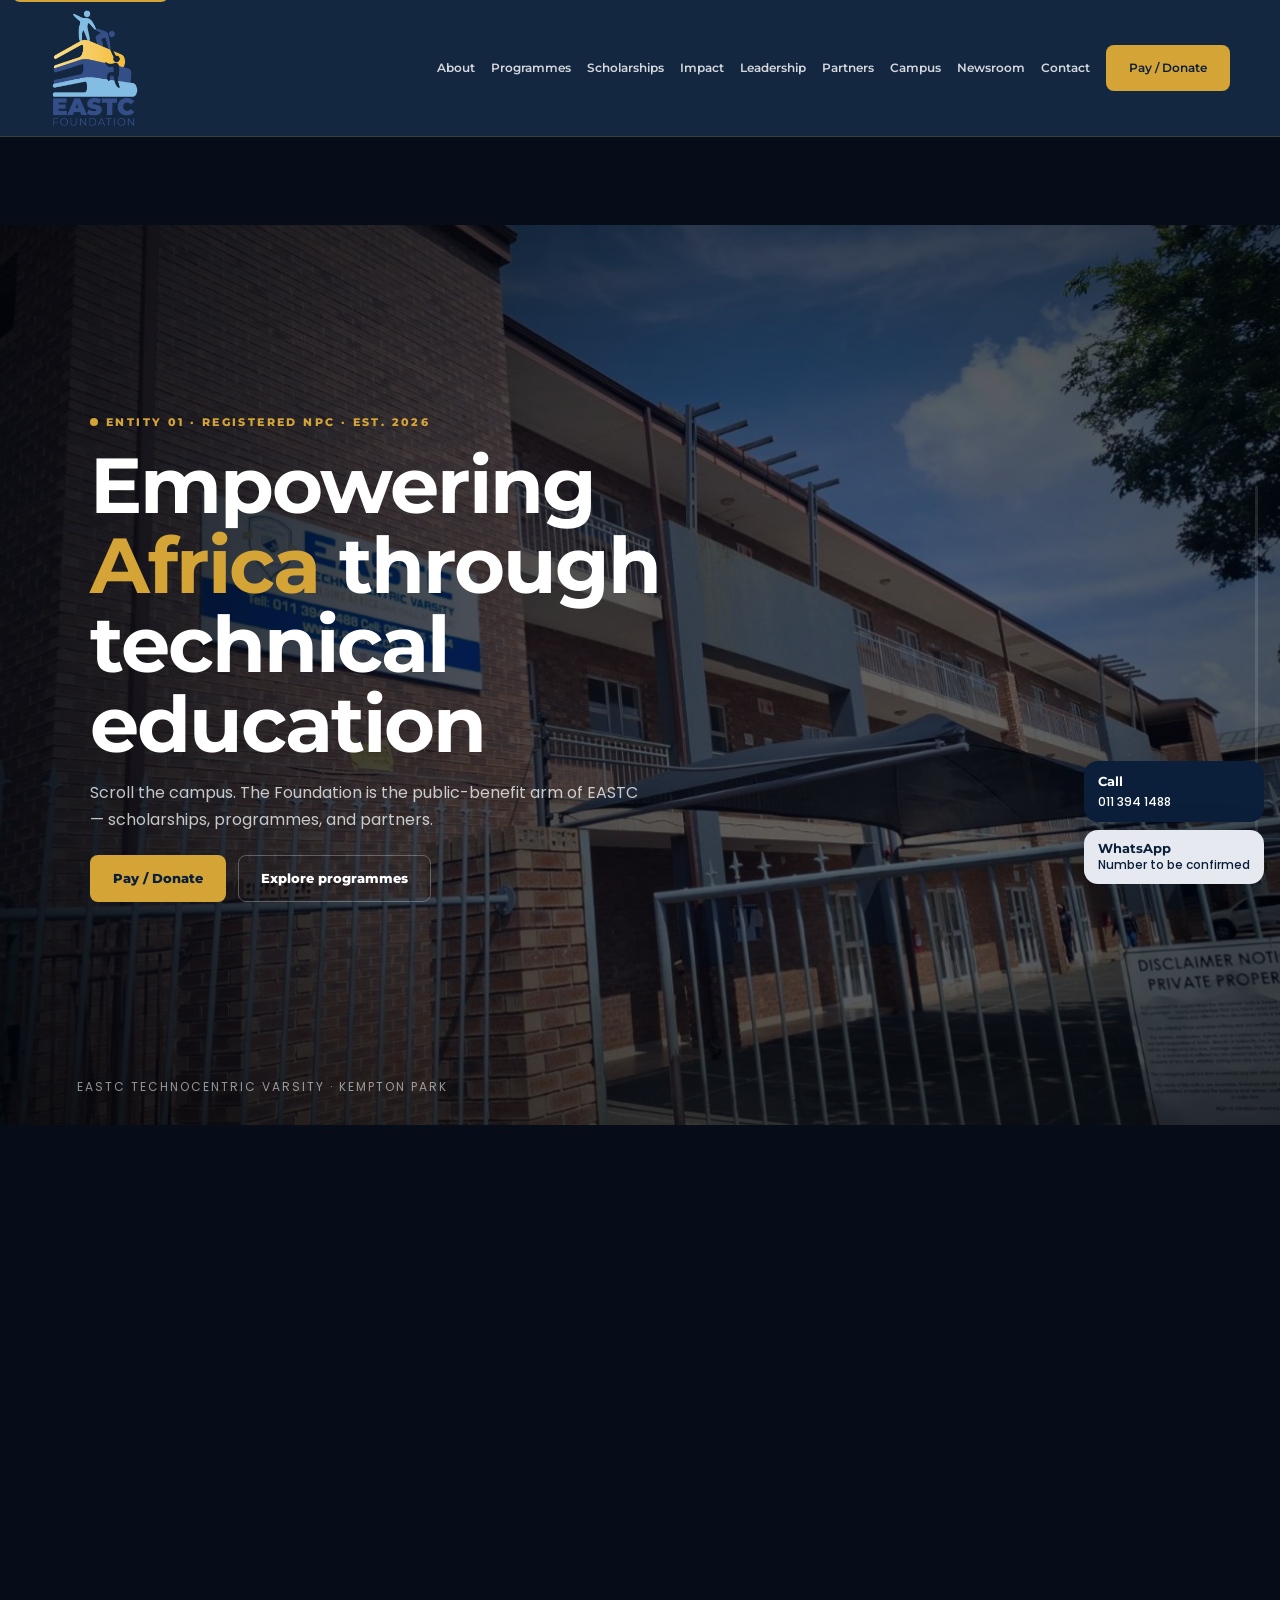
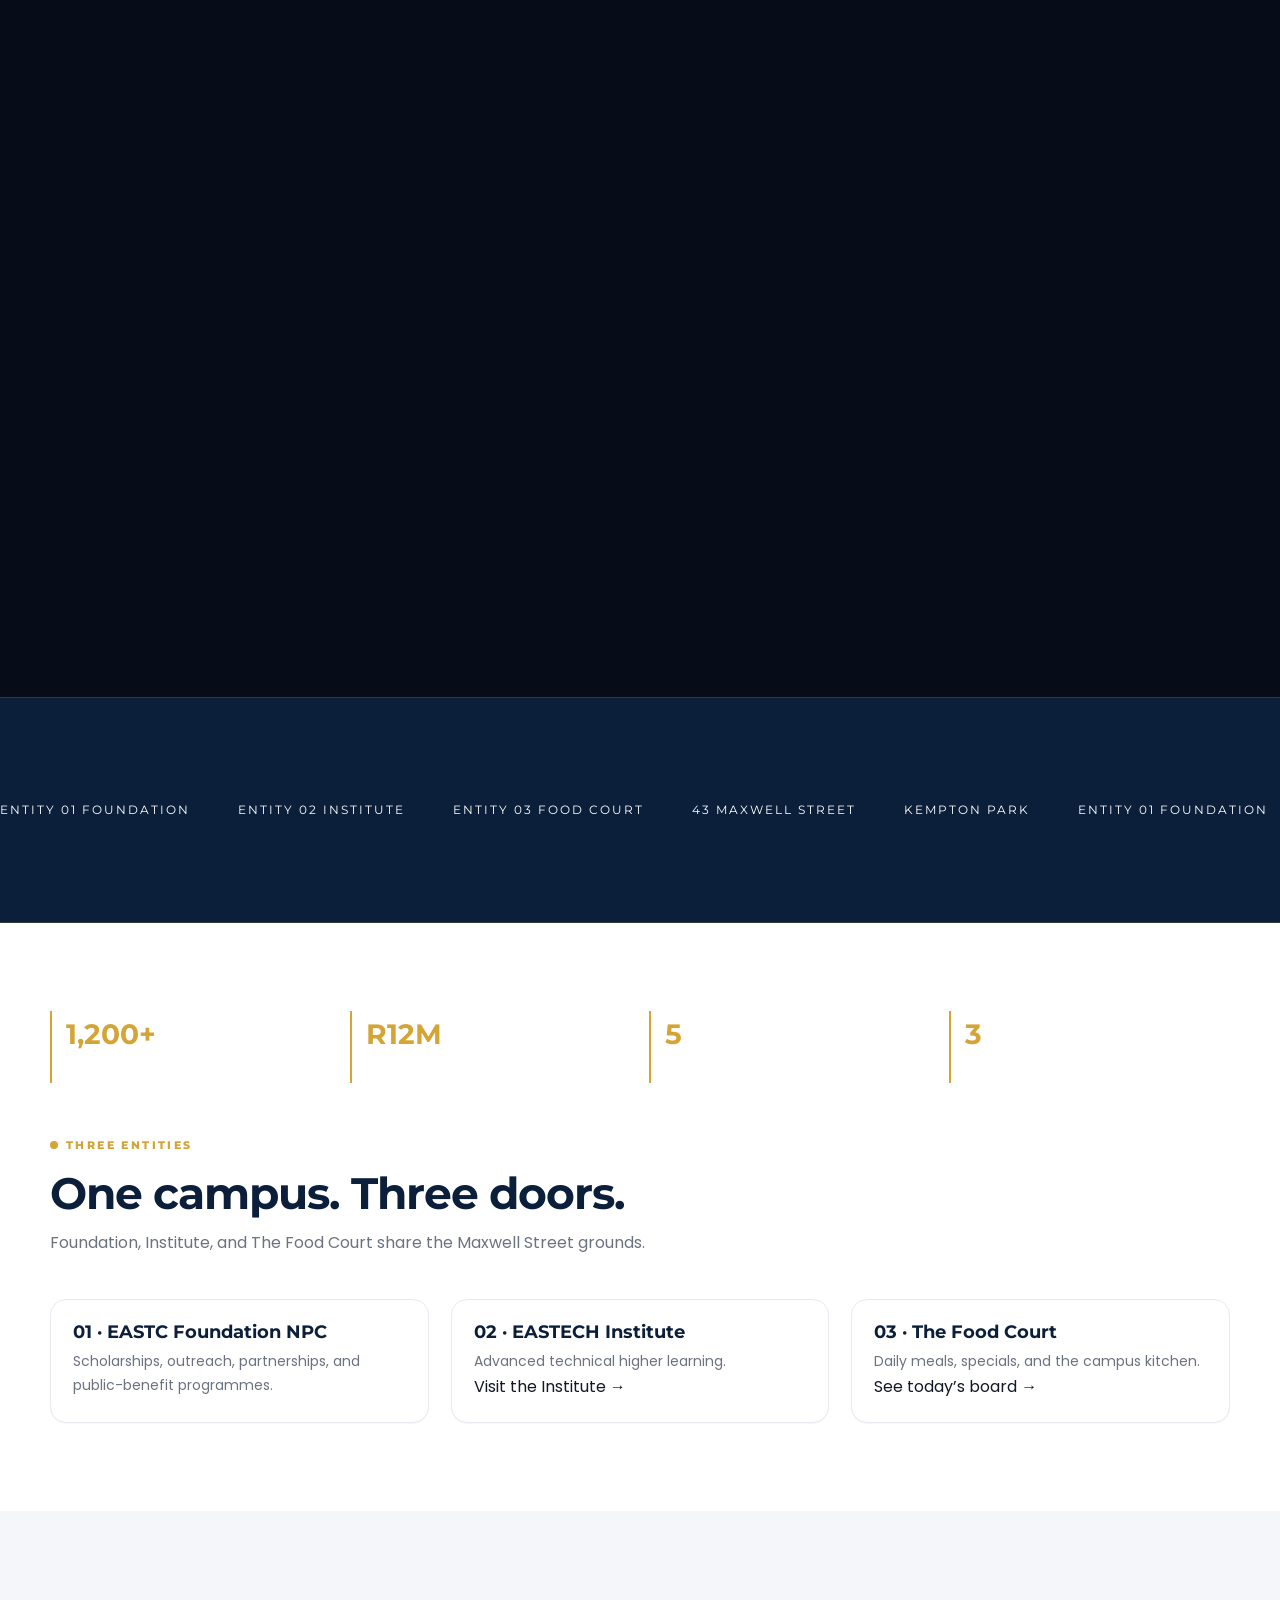
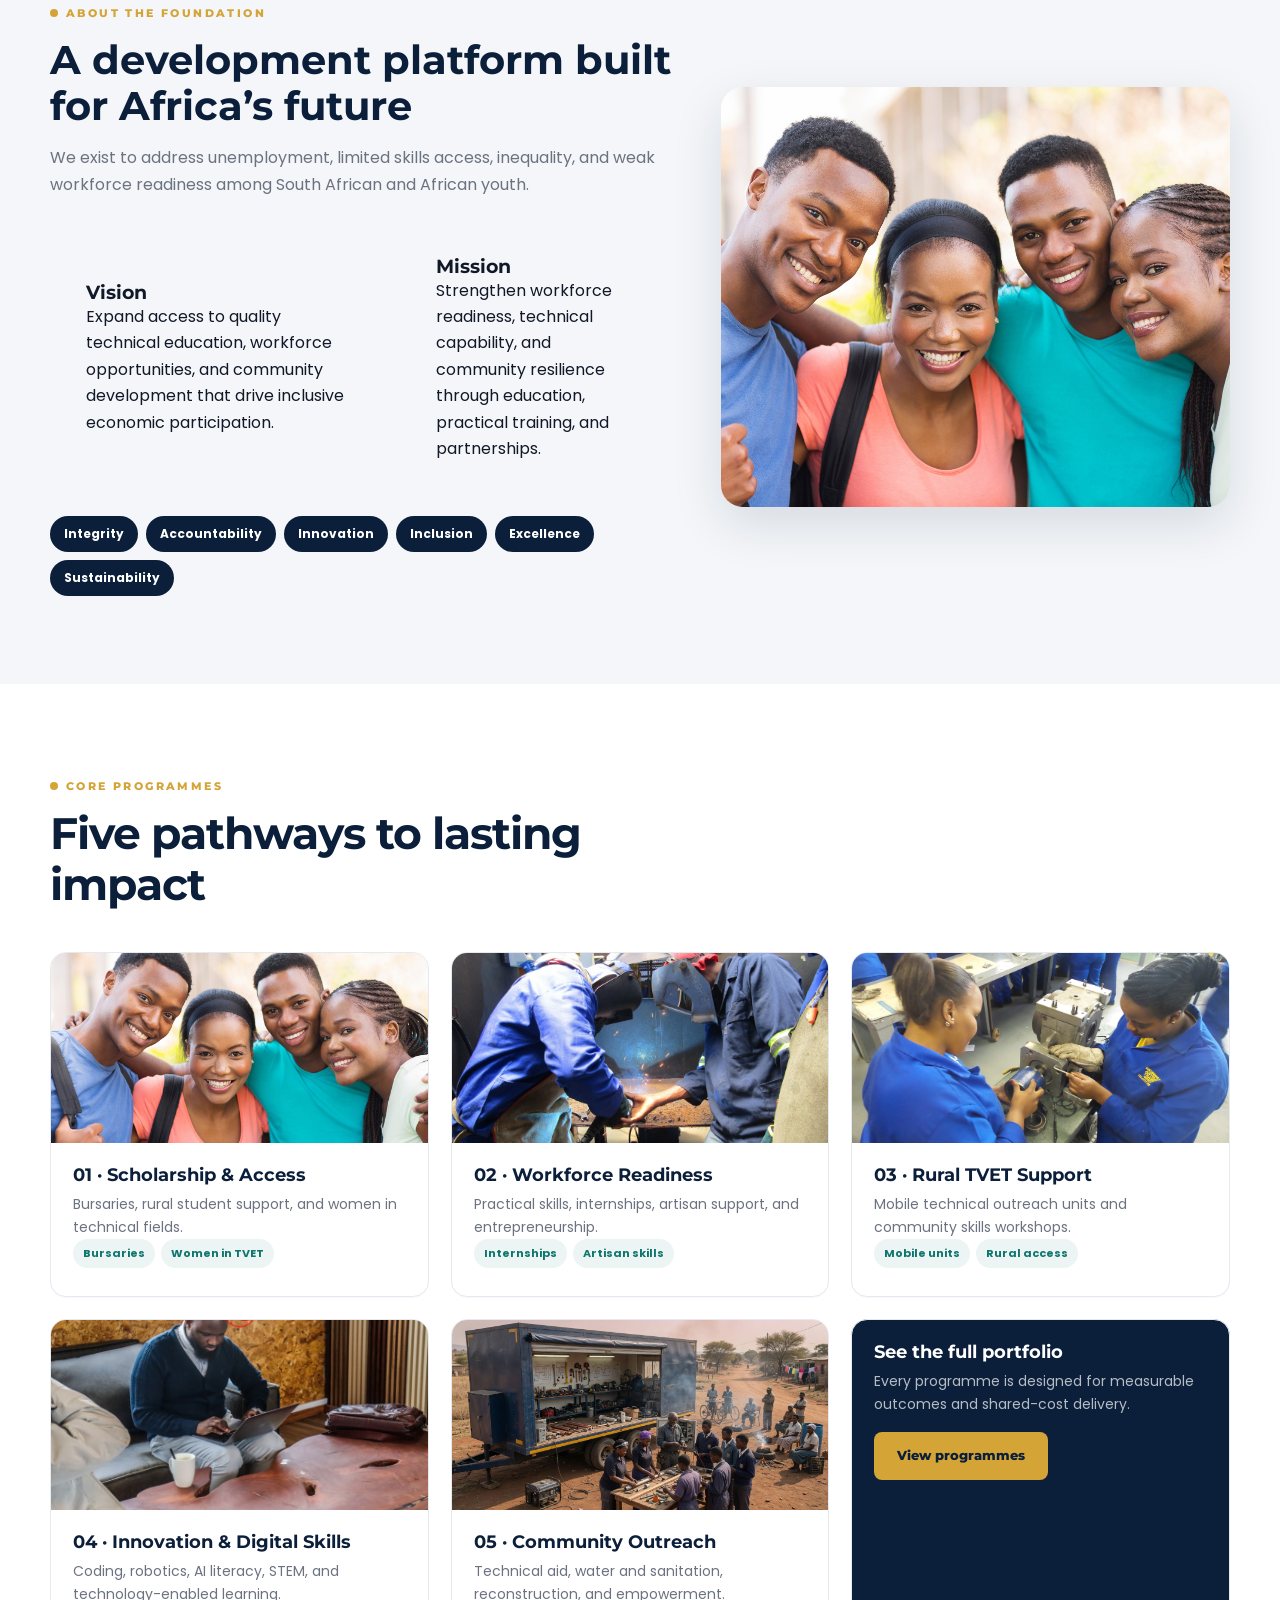
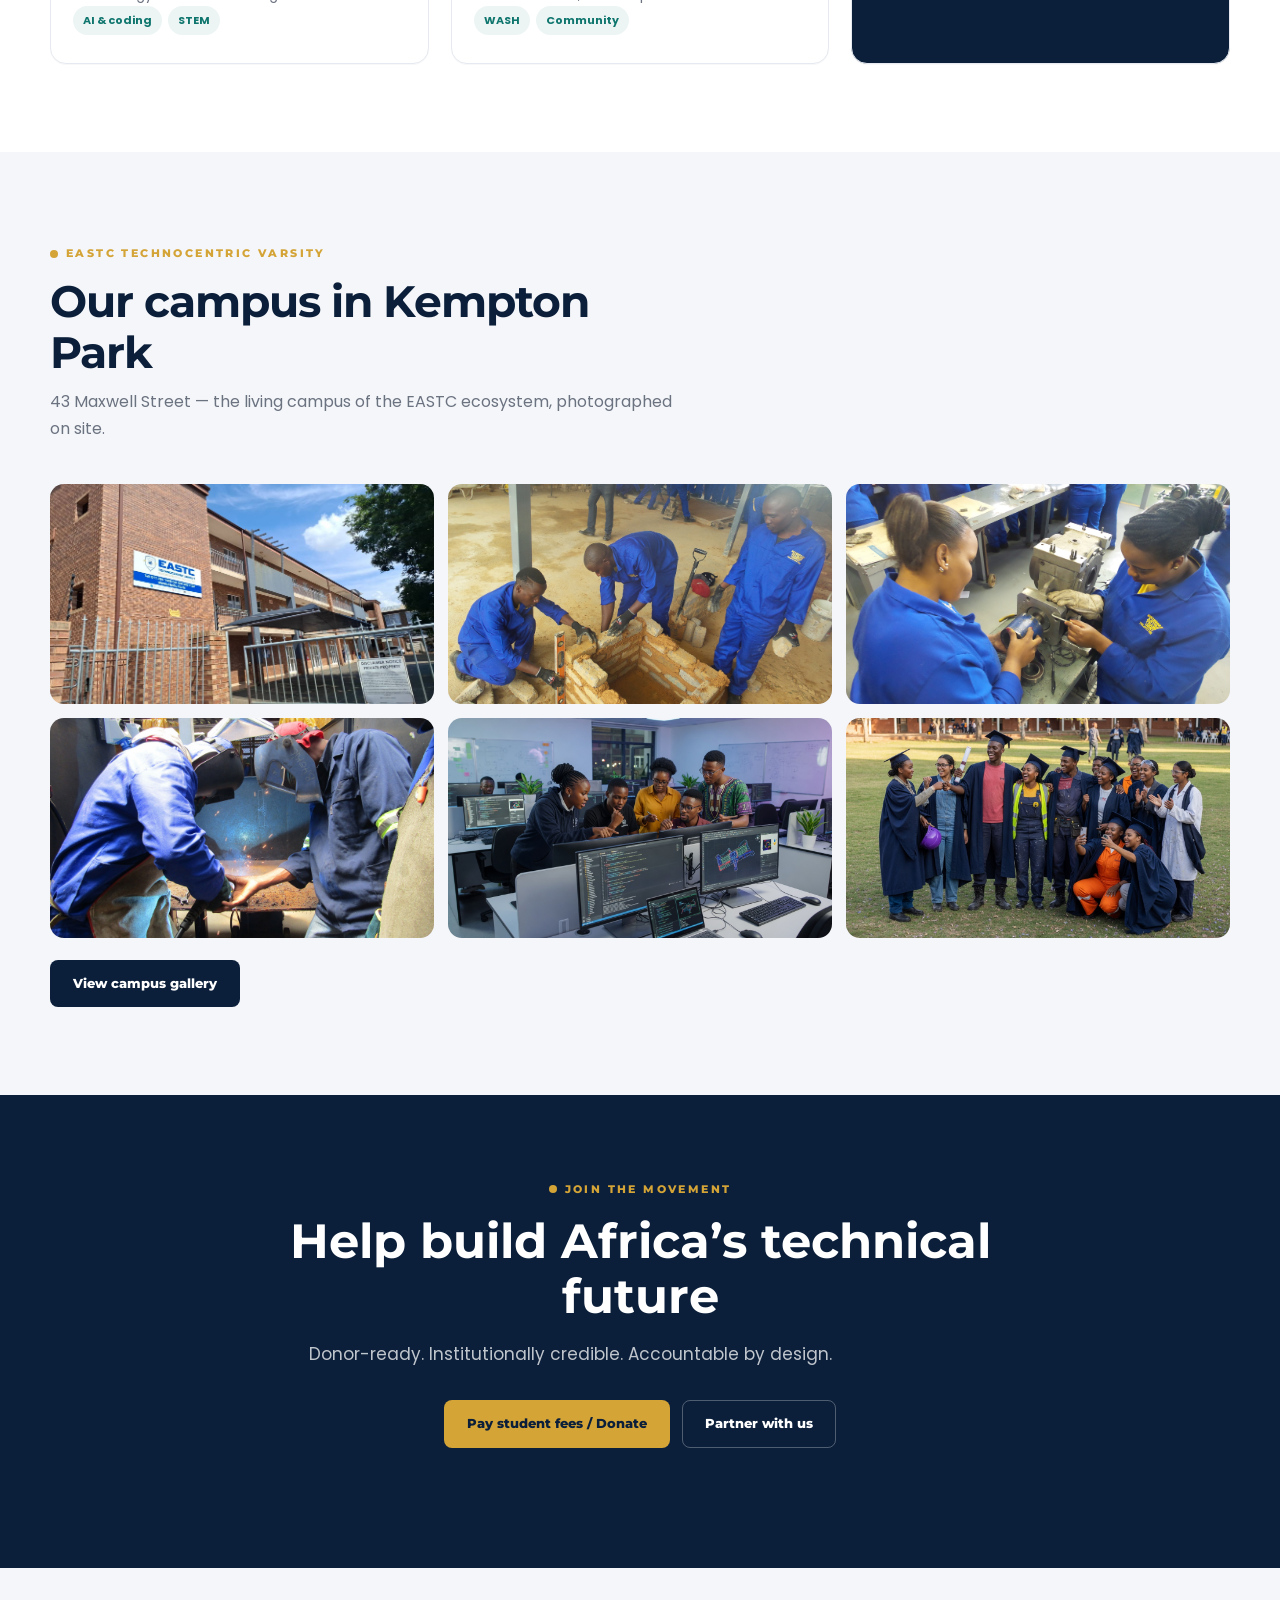
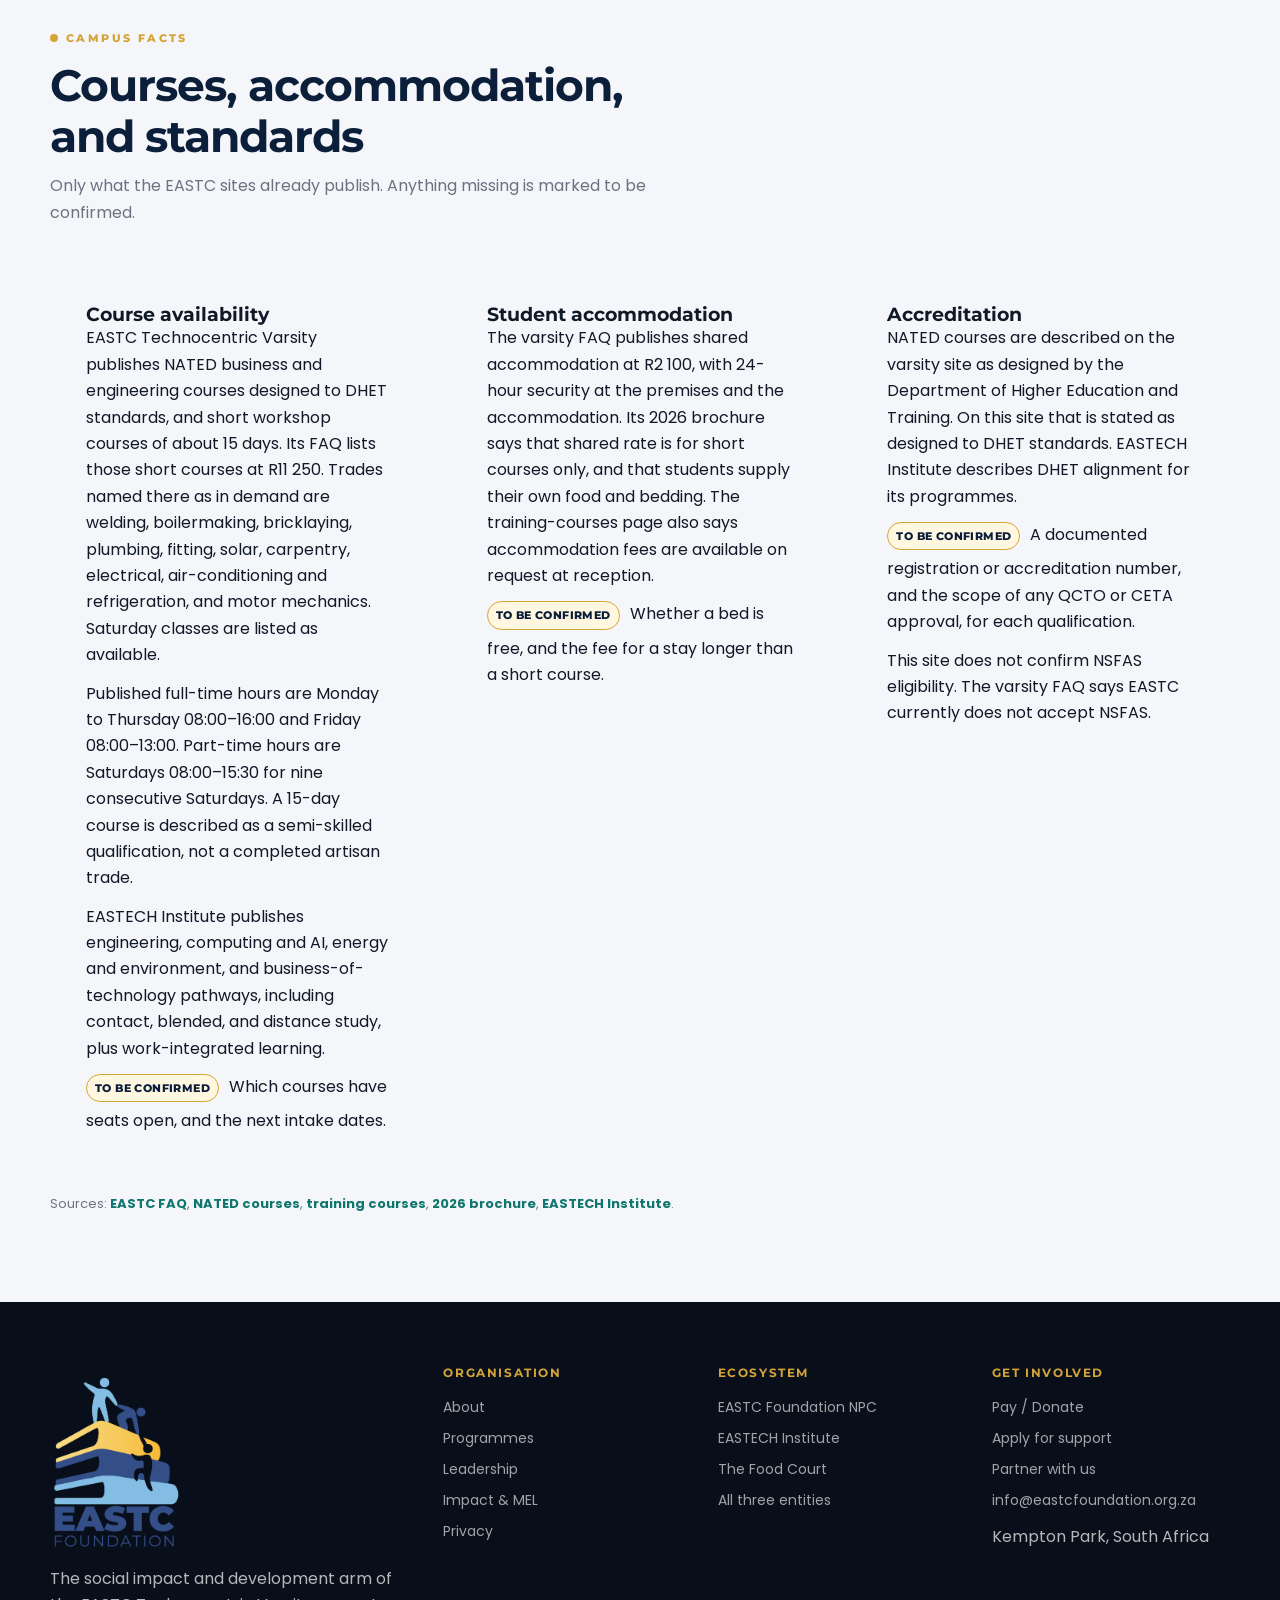
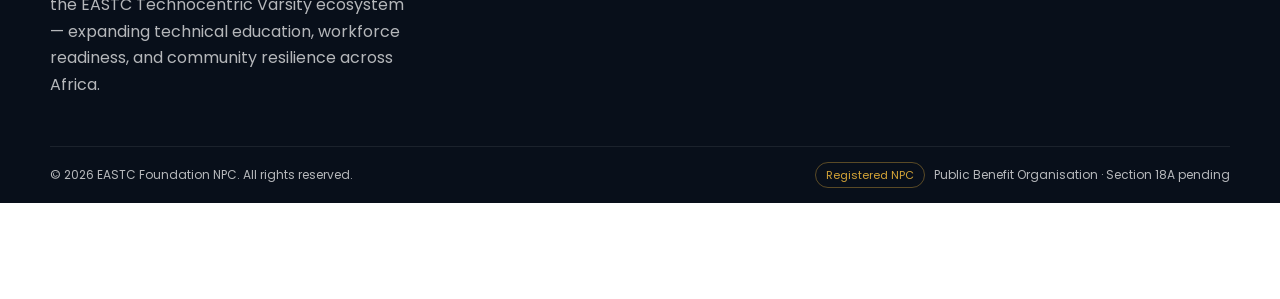
<file: index.html>
<!DOCTYPE html>
<html lang="en">
<head>
<meta charset="UTF-8">
<meta name="viewport" content="width=device-width, initial-scale=1.0">
<title>EASTC Foundation NPC | Empowering Africa Through Technical Education</title>
<meta name="description" content="EASTC Foundation NPC expands access to technical education, workforce readiness, and community resilience across South Africa and Africa.">
<link rel="preconnect" href="https://fonts.googleapis.com">
<link rel="preconnect" href="https://fonts.gstatic.com" crossorigin>
<link href="https://fonts.googleapis.com/css2?family=Montserrat:wght@500;600;700;800;900&family=Poppins:wght@400;500;600;700&display=swap" rel="stylesheet">
<link rel="icon" href="assets/img/favicon.ico" sizes="any">
<link rel="icon" type="image/png" sizes="32x32" href="assets/img/favicon-32.png">
<link rel="icon" type="image/png" sizes="180x180" href="assets/img/favicon-180.png">
<link rel="icon" type="image/png" sizes="192x192" href="assets/img/favicon-192.png">
<link rel="icon" type="image/png" sizes="512x512" href="assets/img/favicon-512.png">
<link rel="apple-touch-icon" href="assets/img/apple-touch-icon.png">
<meta property="og:image" content="https://eastechfoundation.co.za/assets/img/og-image.png">
<meta property="og:image:width" content="1200">
<meta property="og:image:height" content="630">
<meta property="og:image:alt" content="EASTC Foundation">
<meta name="twitter:card" content="summary_large_image">
<meta name="twitter:image" content="https://eastechfoundation.co.za/assets/img/og-image.png">
<link rel="stylesheet" href="assets/css/site.css">
<link rel="stylesheet" href="shared/3d.css">
</head>
<body class="foundation">
<a class="skip" href="#main">Skip to content</a>


<header class="nav">
  <div class="wrap nav-inner">
    <a class="brand" href="index.html">
      <img class="brand-logo" src="assets/img/eastc-foundation-logo.png" srcset="assets/img/eastc-foundation-logo.png 1x, assets/img/eastc-foundation-logo@3x.png 3x" width="683" height="916" alt="EASTC Foundation">
    </a>
    <button class="menu-btn" aria-label="Menu">☰</button>
    <nav class="nav-links">
      <a href="about.html">About</a>
      <a href="programs.html">Programmes</a>
      <a href="scholarships.html">Scholarships</a>
      <a href="impact.html">Impact</a>
      <a href="leadership.html">Leadership</a>
      <a href="partners.html">Partners</a>
      <a href="campus.html">Campus</a>
      <a href="newsroom.html">Newsroom</a>
      <a href="contact.html">Contact</a>
      <a class="btn btn-gold" href="pay.html">Pay / Donate</a>
    </nav>
  </div>
</header>

<main id="main">
<section class="scroll-pin scene-root" data-scroll-pin style="height:240vh">
  <div class="sticky">
    <div class="world" data-world>
      <div class="layer ken" data-layer data-hero-slides="assets/img/eastc/nated-building.jpg,assets/img/eastc/welding.jpg,assets/img/eastc/workshop-students.jpg" style="background-image:url('assets/img/eastc/nated-building.jpg')"></div>
    </div>
    <div class="vignette"></div>
    <div class="progress-rail"><span data-rail></span></div>
    <div class="hud">
      <div class="scene-copy">
        <div class="eyebrow">Entity 01 · Registered NPC · Est. 2026</div>
        <h1>Empowering <em>Africa</em> through technical education</h1>
        <p style="color:rgba(255,255,255,.75);max-width:560px">Scroll the campus. The Foundation is the public-benefit arm of EASTC — scholarships, programmes, and partners.</p>
        <div class="hero-actions" style="margin-top:22px">
          <a class="btn btn-gold" href="pay.html">Pay / Donate</a>
          <a class="btn btn-ghost" href="programs.html">Explore programmes</a>
        </div>
      </div>
    </div>
    <div class="caption" data-caption>EASTC Foundation NPC</div>
  </div>
</section>
<section class="ticker">
  <div class="ticker-track">
    <span>Entity 01 Foundation</span><span>Entity 02 Institute</span><span>Entity 03 Food Court</span>
    <span>43 Maxwell Street</span><span>Kempton Park</span>
    <span>Entity 01 Foundation</span><span>Entity 02 Institute</span><span>Entity 03 Food Court</span>
    <span>43 Maxwell Street</span><span>Kempton Park</span>
  </div>
</section>
<section>
  <div class="wrap">
    <div class="stats" style="margin-bottom:48px">
      <div class="stat"><b>1,200+</b><span>Year 1 beneficiaries</span></div>
      <div class="stat"><b>R12M</b><span>Funding target 2026–27</span></div>
      <div class="stat"><b>5</b><span>Core programmes</span></div>
      <div class="stat"><b>3</b><span>Campus entities</span></div>
    </div>
    <div class="section-head reveal-3d">
      <div class="eyebrow">Three entities</div>
      <h2>One campus. Three doors.</h2>
      <p>Foundation, Institute, and The Food Court share the Maxwell Street grounds.</p>
    </div>
    <div class="grid-3">
      <article class="card reveal-3d"><div class="card-body"><h3>01 · EASTC Foundation NPC</h3><p>Scholarships, outreach, partnerships, and public-benefit programmes.</p></div></article>
      <article class="card reveal-3d"><div class="card-body"><h3>02 · EASTECH Institute</h3><p>Advanced technical higher learning.</p><a href="https://eastech-institute.co.za/">Visit the Institute →</a></div></article>
      <article class="card reveal-3d"><div class="card-body"><h3>03 · The Food Court</h3><p>Daily meals, specials, and the campus kitchen.</p><a href="https://eastechfoodcourt.co.za/">See today’s board →</a></div></article>
    </div>
  </div>
</section>
<section style="background:var(--gray)">
  <div class="wrap grid-2">
    <div>
      <div class="eyebrow">About the Foundation</div>
      <h2 style="font-size:40px;color:var(--navy);margin:12px 0 16px">A development platform built for Africa’s future</h2>
      <p style="color:var(--muted);margin-bottom:22px">We exist to address unemployment, limited skills access, inequality, and weak workforce readiness among South African and African youth.</p>
      <div class="grid-2" style="gap:16px">
        <div class="panel"><h3>Vision</h3><p>Expand access to quality technical education, workforce opportunities, and community development that drive inclusive economic participation.</p></div>
        <div class="panel"><h3>Mission</h3><p>Strengthen workforce readiness, technical capability, and community resilience through education, practical training, and partnerships.</p></div>
      </div>
      <div class="values" style="margin-top:18px">
        <span class="chip">Integrity</span><span class="chip">Accountability</span><span class="chip">Innovation</span><span class="chip">Inclusion</span><span class="chip">Excellence</span><span class="chip">Sustainability</span>
      </div>
    </div>
    <img class="photo" src="assets/img/eastc/workshop-students.jpg" alt="EASTC students in a workshop" loading="lazy">
  </div>
</section>
<section>
  <div class="wrap">
    <div class="section-head">
      <div class="eyebrow">Core programmes</div>
      <h2>Five pathways to lasting impact</h2>
    </div>
    <div class="grid-3">
      <article class="card"><img src="assets/img/eastc/workshop-students.jpg" alt="EASTC students in a workshop" loading="lazy"><div class="card-body"><h3>01 · Scholarship &amp; Access</h3><p>Bursaries, rural student support, and women in technical fields.</p><span class="tag">Bursaries</span><span class="tag">Women in TVET</span></div></article>
      <article class="card"><img src="assets/img/eastc/welding.jpg" alt="Welding training at EASTC" loading="lazy"><div class="card-body"><h3>02 · Workforce Readiness</h3><p>Practical skills, internships, artisan support, and entrepreneurship.</p><span class="tag">Internships</span><span class="tag">Artisan skills</span></div></article>
      <article class="card"><img src="assets/img/eastc/practical-training.jpg" alt="Practical training at EASTC" loading="lazy"><div class="card-body"><h3>03 · Rural TVET Support</h3><p>Mobile technical outreach units and community skills workshops.</p><span class="tag">Mobile units</span><span class="tag">Rural access</span></div></article>
      <article class="card"><img src="assets/img/study.jpg" alt="EASTC Technocentric Varsity campus" loading="lazy"><div class="card-body"><h3>04 · Innovation &amp; Digital Skills</h3><p>Coding, robotics, AI literacy, STEM, and technology-enabled learning.</p><span class="tag">AI &amp; coding</span><span class="tag">STEM</span></div></article>
      <article class="card"><img src="assets/img/outreach.jpg" alt="Community outreach" loading="lazy"><div class="card-body"><h3>05 · Community Outreach</h3><p>Technical aid, water and sanitation, reconstruction, and empowerment.</p><span class="tag">WASH</span><span class="tag">Community</span></div></article>
      <article class="card" style="background:var(--navy);color:#fff"><div class="card-body"><h3 style="color:#fff">See the full portfolio</h3><p style="color:rgba(255,255,255,.7)">Every programme is designed for measurable outcomes and shared-cost delivery.</p><a class="btn btn-gold" href="programs.html" style="margin-top:16px">View programmes</a></div></article>
    </div>
  </div>
</section>
<section style="background:var(--gray)">
  <div class="wrap">
    <div class="section-head">
      <div class="eyebrow">EASTC Technocentric Varsity</div>
      <h2>Our campus in Kempton Park</h2>
      <p>43 Maxwell Street — the living campus of the EASTC ecosystem, photographed on site.</p>
    </div>
    <div class="gallery">
      <img src="assets/img/eastc/nated-building.jpg" alt="EASTC Technocentric Varsity brick building" loading="lazy">
      <img src="assets/img/eastc/classroom.jpg" alt="EASTC classroom" loading="lazy">
      <img src="assets/img/eastc/practical-training.jpg" alt="Practical training at EASTC" loading="lazy">
      <img src="assets/img/eastc/welding.jpg" alt="Welding training at EASTC" loading="lazy">
      <img src="assets/img/eastc/electronics-lab.jpg" alt="Electronics training at EASTC" loading="lazy">
      <img src="assets/img/graduates.jpg" alt="EASTC graduates" loading="lazy">
    </div>
    <p style="margin-top:22px"><a class="btn btn-navy" href="campus.html">View campus gallery</a></p>
  </div>
</section>
<section class="hero" style="min-height:auto;padding:80px 0">
  <div class="wrap" style="position:relative;z-index:1;text-align:center;max-width:760px;margin:0 auto">
    <div class="eyebrow">Join the movement</div>
    <h2 style="font-size:clamp(28px,4vw,48px);margin:12px 0 16px">Help build Africa’s technical future</h2>
    <p>Donor-ready. Institutionally credible. Accountable by design.</p>
    <div class="hero-actions" style="justify-content:center">
      <a class="btn btn-gold" href="pay.html">Pay student fees / Donate</a>
      <a class="btn btn-ghost" href="partners.html">Partner with us</a>
    </div>
  </div>
</section>

</main>
<footer>
  <div class="wrap foot-grid">
    <div>
      <a class="brand" href="index.html" style="margin-bottom:16px;display:inline-flex">
        <img class="brand-logo" src="assets/img/eastc-foundation-logo.png" srcset="assets/img/eastc-foundation-logo.png 1x, assets/img/eastc-foundation-logo@3x.png 3x" width="683" height="916" alt="EASTC Foundation">
      </a>
      <p>The social impact and development arm of the EASTC Technocentric Varsity ecosystem — expanding technical education, workforce readiness, and community resilience across Africa.</p>
    </div>
    <div>
      <h4>Organisation</h4>
      <a href="about.html">About</a>
      <a href="programs.html">Programmes</a>
      <a href="leadership.html">Leadership</a>
      <a href="impact.html">Impact &amp; MEL</a>
      <a href="privacy.html">Privacy</a>
    </div>
    <div>
      <h4>Ecosystem</h4>
      <a href="index.html">EASTC Foundation NPC</a>
      <a href="https://eastech-institute.co.za/">EASTECH Institute</a>
      <a href="https://eastechfoodcourt.co.za/">The Food Court</a>
      <a href="https://eastech.co.za/">All three entities</a>
    </div>
    <div>
      <h4>Get involved</h4>
      <a href="pay.html">Pay / Donate</a>
      <a href="apply.html">Apply for support</a>
      <a href="partners.html">Partner with us</a>
      <a href="mailto:info@eastcfoundation.org.za">info@eastcfoundation.org.za</a>
      <p style="margin-top:12px">Kempton Park, South Africa</p>
    </div>
  </div>
  <div class="wrap legal">
    <div>&copy; <span data-year></span> EASTC Foundation NPC. All rights reserved.</div>
    <div><span class="badge">Registered NPC</span> &nbsp; Public Benefit Organisation · Section 18A pending</div>
  </div>
</footer>

<script src="assets/js/site-config.js"></script>
<script src="assets/js/site.js"></script>
<script src="shared/3d.js"></script>
</body>
</html>
</file>
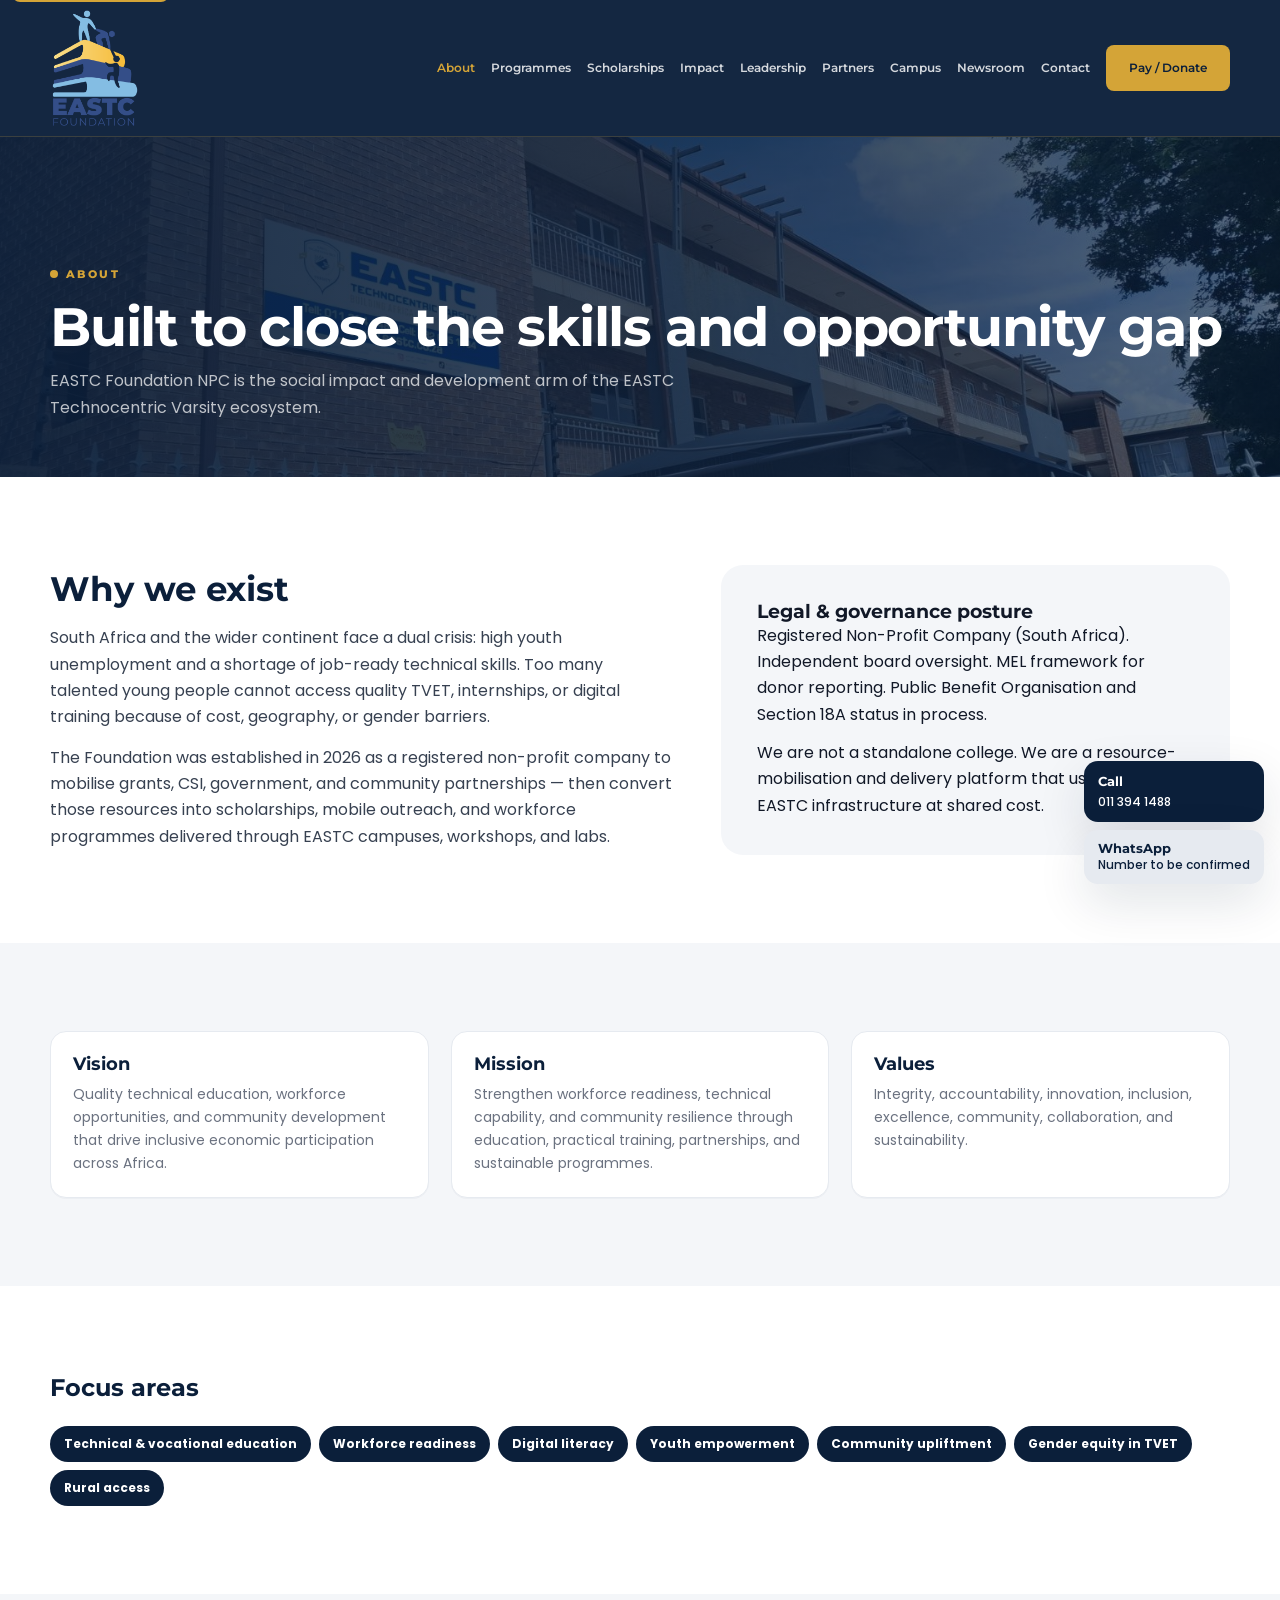
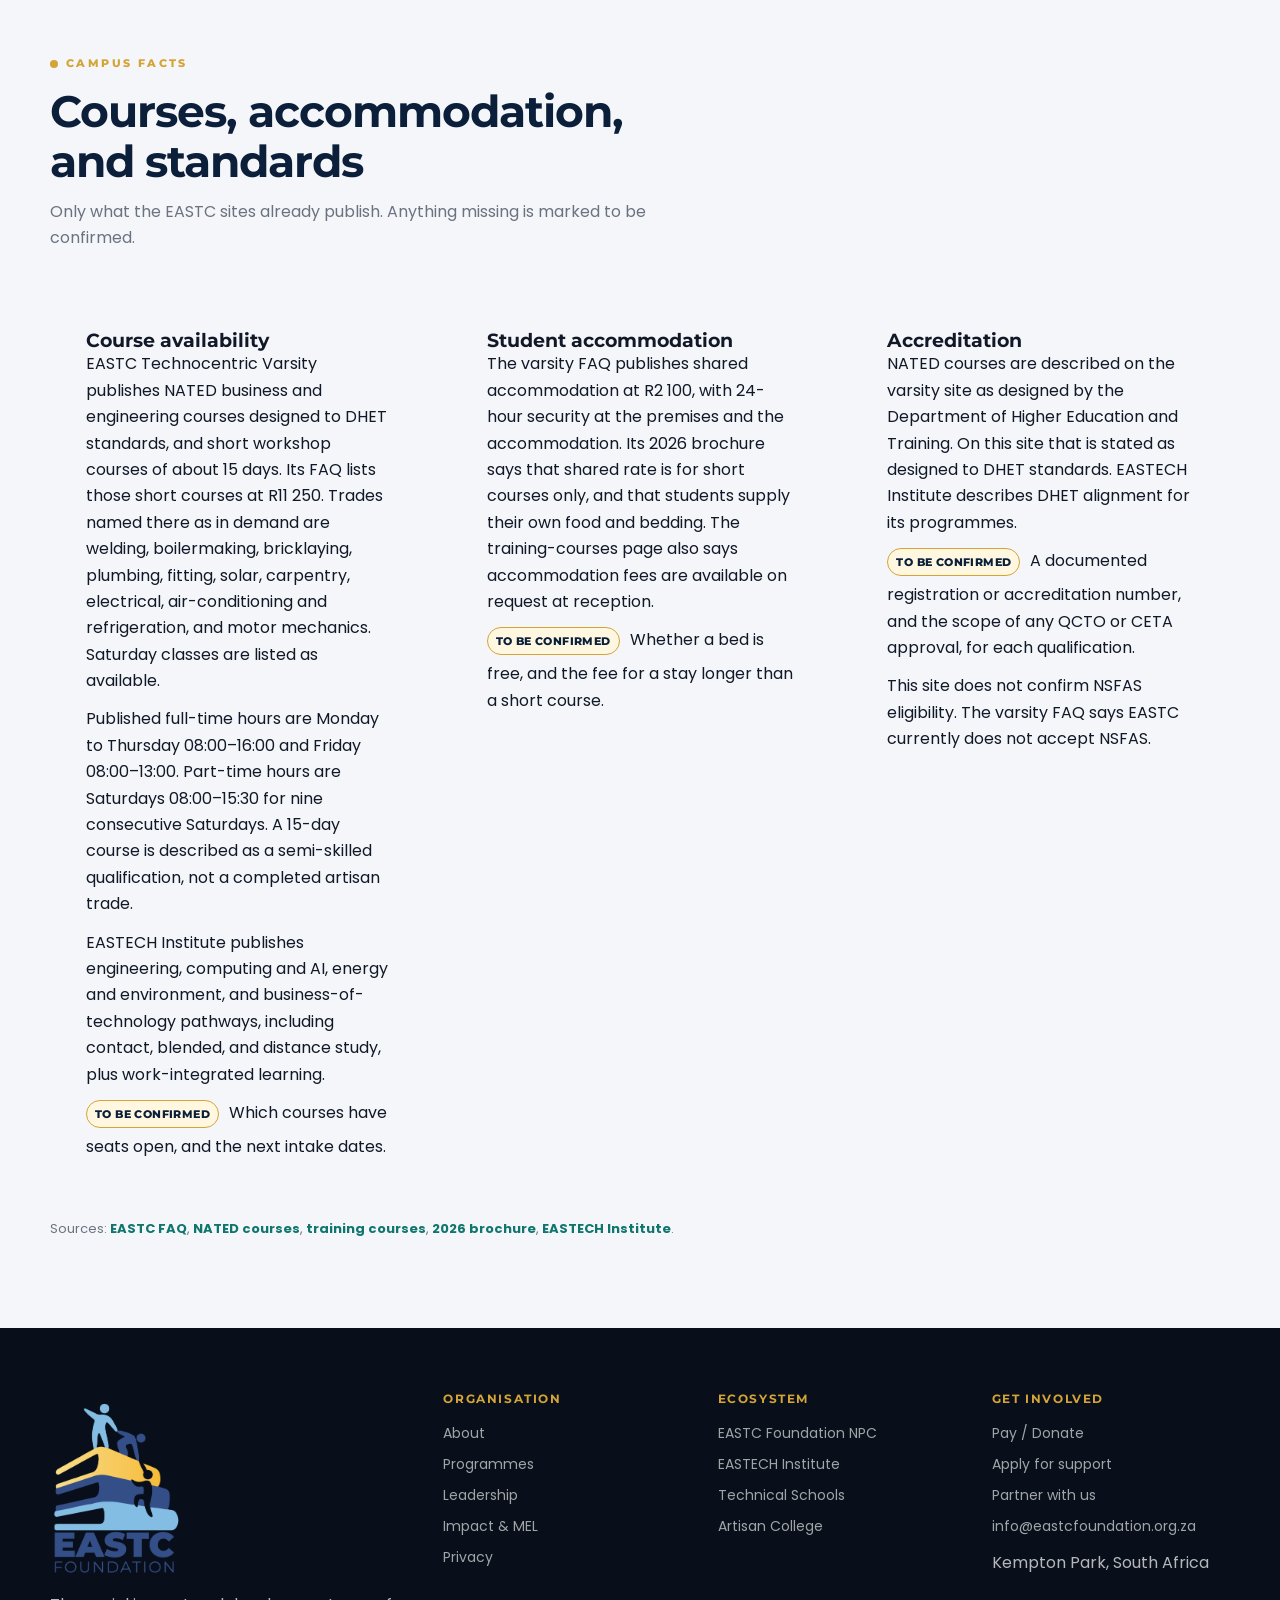
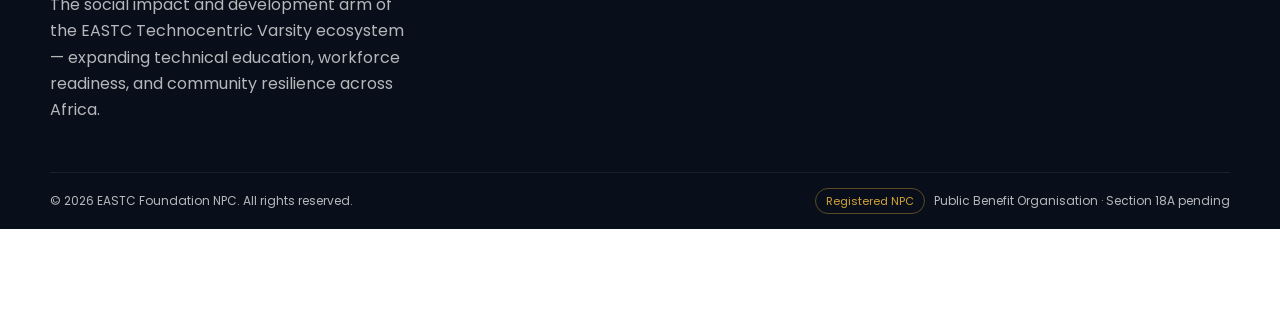
<file: about.html>
<!DOCTYPE html>
<html lang="en">
<head>
<meta charset="UTF-8">
<meta name="viewport" content="width=device-width, initial-scale=1.0">
<title>About | EASTC Foundation NPC</title>
<meta name="description" content="Mission, vision, values, and story of EASTC Foundation NPC.">
<link rel="preconnect" href="https://fonts.googleapis.com">
<link rel="preconnect" href="https://fonts.gstatic.com" crossorigin>
<link href="https://fonts.googleapis.com/css2?family=Montserrat:wght@500;600;700;800;900&family=Poppins:wght@400;500;600;700&display=swap" rel="stylesheet">
<link rel="icon" href="assets/img/favicon.ico" sizes="any">
<link rel="icon" type="image/png" sizes="32x32" href="assets/img/favicon-32.png">
<link rel="icon" type="image/png" sizes="180x180" href="assets/img/favicon-180.png">
<link rel="icon" type="image/png" sizes="192x192" href="assets/img/favicon-192.png">
<link rel="icon" type="image/png" sizes="512x512" href="assets/img/favicon-512.png">
<link rel="apple-touch-icon" href="assets/img/apple-touch-icon.png">
<meta property="og:image" content="https://eastechfoundation.co.za/assets/img/og-image.png">
<meta property="og:image:width" content="1200">
<meta property="og:image:height" content="630">
<meta property="og:image:alt" content="EASTC Foundation">
<meta name="twitter:card" content="summary_large_image">
<meta name="twitter:image" content="https://eastechfoundation.co.za/assets/img/og-image.png">
<link rel="stylesheet" href="assets/css/site.css">
</head>
<body class="foundation">
<a class="skip" href="#main">Skip to content</a>


<header class="nav">
  <div class="wrap nav-inner">
    <a class="brand" href="index.html">
      <img class="brand-logo" src="assets/img/eastc-foundation-logo.png" srcset="assets/img/eastc-foundation-logo.png 1x, assets/img/eastc-foundation-logo@3x.png 3x" width="683" height="916" alt="EASTC Foundation">
    </a>
    <button class="menu-btn" aria-label="Menu">☰</button>
    <nav class="nav-links">
      <a href="about.html">About</a>
      <a href="programs.html">Programmes</a>
      <a href="scholarships.html">Scholarships</a>
      <a href="impact.html">Impact</a>
      <a href="leadership.html">Leadership</a>
      <a href="partners.html">Partners</a>
      <a href="campus.html">Campus</a>
      <a href="newsroom.html">Newsroom</a>
      <a href="contact.html">Contact</a>
      <a class="btn btn-gold" href="pay.html">Pay / Donate</a>
    </nav>
  </div>
</header>

<main id="main">
<section class="page-hero media">
  <div class="hero-bg" style="background-image:url('assets/img/eastc/nated-building.jpg')"></div>
  <div class="wrap" style="position:relative;z-index:1">
    <div class="eyebrow">About</div>
    <h1>Built to close the skills and opportunity gap</h1>
    <p>EASTC Foundation NPC is the social impact and development arm of the EASTC Technocentric Varsity ecosystem.</p>
  </div>
</section>
<section>
  <div class="wrap grid-2">
    <div>
      <h2 style="color:var(--navy);font-size:34px;margin-bottom:16px">Why we exist</h2>
      <p style="color:var(--body);margin-bottom:14px">South Africa and the wider continent face a dual crisis: high youth unemployment and a shortage of job-ready technical skills. Too many talented young people cannot access quality TVET, internships, or digital training because of cost, geography, or gender barriers.</p>
      <p style="color:var(--body)">The Foundation was established in 2026 as a registered non-profit company to mobilise grants, CSI, government, and community partnerships — then convert those resources into scholarships, mobile outreach, and workforce programmes delivered through EASTC campuses, workshops, and labs.</p>
    </div>
    <div class="panel">
      <h3>Legal &amp; governance posture</h3>
      <p>Registered Non-Profit Company (South Africa). Independent board oversight. MEL framework for donor reporting. Public Benefit Organisation and Section 18A status in process.</p>
      <p style="margin-top:12px">We are not a standalone college. We are a resource-mobilisation and delivery platform that uses existing EASTC infrastructure at shared cost.</p>
    </div>
  </div>
</section>
<section style="background:var(--gray)">
  <div class="wrap">
    <div class="grid-3">
      <article class="card"><div class="card-body"><h3>Vision</h3><p>Quality technical education, workforce opportunities, and community development that drive inclusive economic participation across Africa.</p></div></article>
      <article class="card"><div class="card-body"><h3>Mission</h3><p>Strengthen workforce readiness, technical capability, and community resilience through education, practical training, partnerships, and sustainable programmes.</p></div></article>
      <article class="card"><div class="card-body"><h3>Values</h3><p>Integrity, accountability, innovation, inclusion, excellence, community, collaboration, and sustainability.</p></div></article>
    </div>
  </div>
</section>
<section>
  <div class="wrap">
    <h2 style="color:var(--navy);margin-bottom:24px">Focus areas</h2>
    <div class="values">
      <span class="chip">Technical &amp; vocational education</span>
      <span class="chip">Workforce readiness</span>
      <span class="chip">Digital literacy</span>
      <span class="chip">Youth empowerment</span>
      <span class="chip">Community upliftment</span>
      <span class="chip">Gender equity in TVET</span>
      <span class="chip">Rural access</span>
    </div>
  </div>
</section>

</main>
<footer>
  <div class="wrap foot-grid">
    <div>
      <a class="brand" href="index.html" style="margin-bottom:16px;display:inline-flex">
        <img class="brand-logo" src="assets/img/eastc-foundation-logo.png" srcset="assets/img/eastc-foundation-logo.png 1x, assets/img/eastc-foundation-logo@3x.png 3x" width="683" height="916" alt="EASTC Foundation">
      </a>
      <p>The social impact and development arm of the EASTC Technocentric Varsity ecosystem — expanding technical education, workforce readiness, and community resilience across Africa.</p>
    </div>
    <div>
      <h4>Organisation</h4>
      <a href="about.html">About</a>
      <a href="programs.html">Programmes</a>
      <a href="leadership.html">Leadership</a>
      <a href="impact.html">Impact &amp; MEL</a>
      <a href="privacy.html">Privacy</a>
    </div>
    <div>
      <h4>Ecosystem</h4>
      <a href="index.html">EASTC Foundation NPC</a>
      <a href="https://eastech-institute.co.za/">EASTECH Institute</a>
      <a href="partners.html">Technical Schools</a>
      <a href="partners.html">Artisan College</a>
    </div>
    <div>
      <h4>Get involved</h4>
      <a href="pay.html">Pay / Donate</a>
      <a href="apply.html">Apply for support</a>
      <a href="partners.html">Partner with us</a>
      <a href="mailto:info@eastcfoundation.org.za">info@eastcfoundation.org.za</a>
      <p style="margin-top:12px">Kempton Park, South Africa</p>
    </div>
  </div>
  <div class="wrap legal">
    <div>&copy; <span data-year></span> EASTC Foundation NPC. All rights reserved.</div>
    <div><span class="badge">Registered NPC</span> &nbsp; Public Benefit Organisation · Section 18A pending</div>
  </div>
</footer>

<script src="assets/js/site-config.js"></script>
<script src="assets/js/site.js"></script>
</body>
</html>
</file>
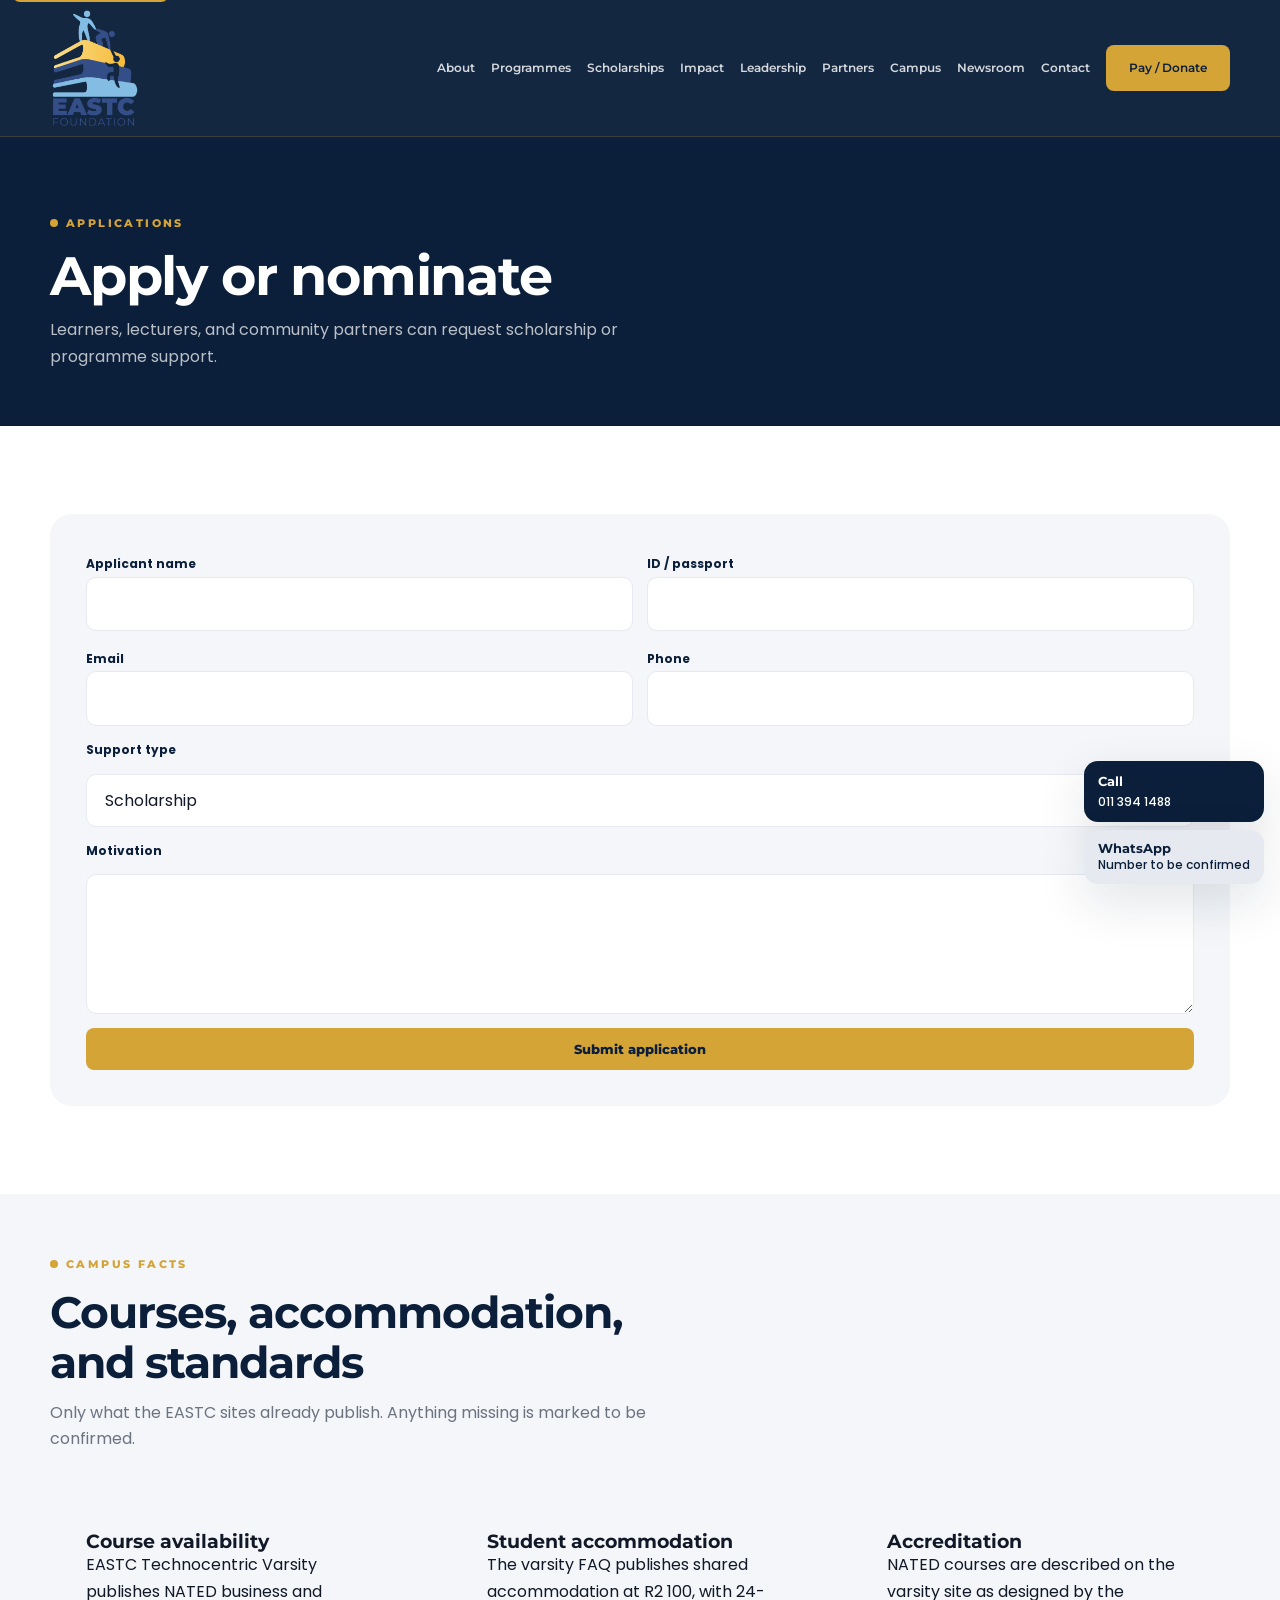
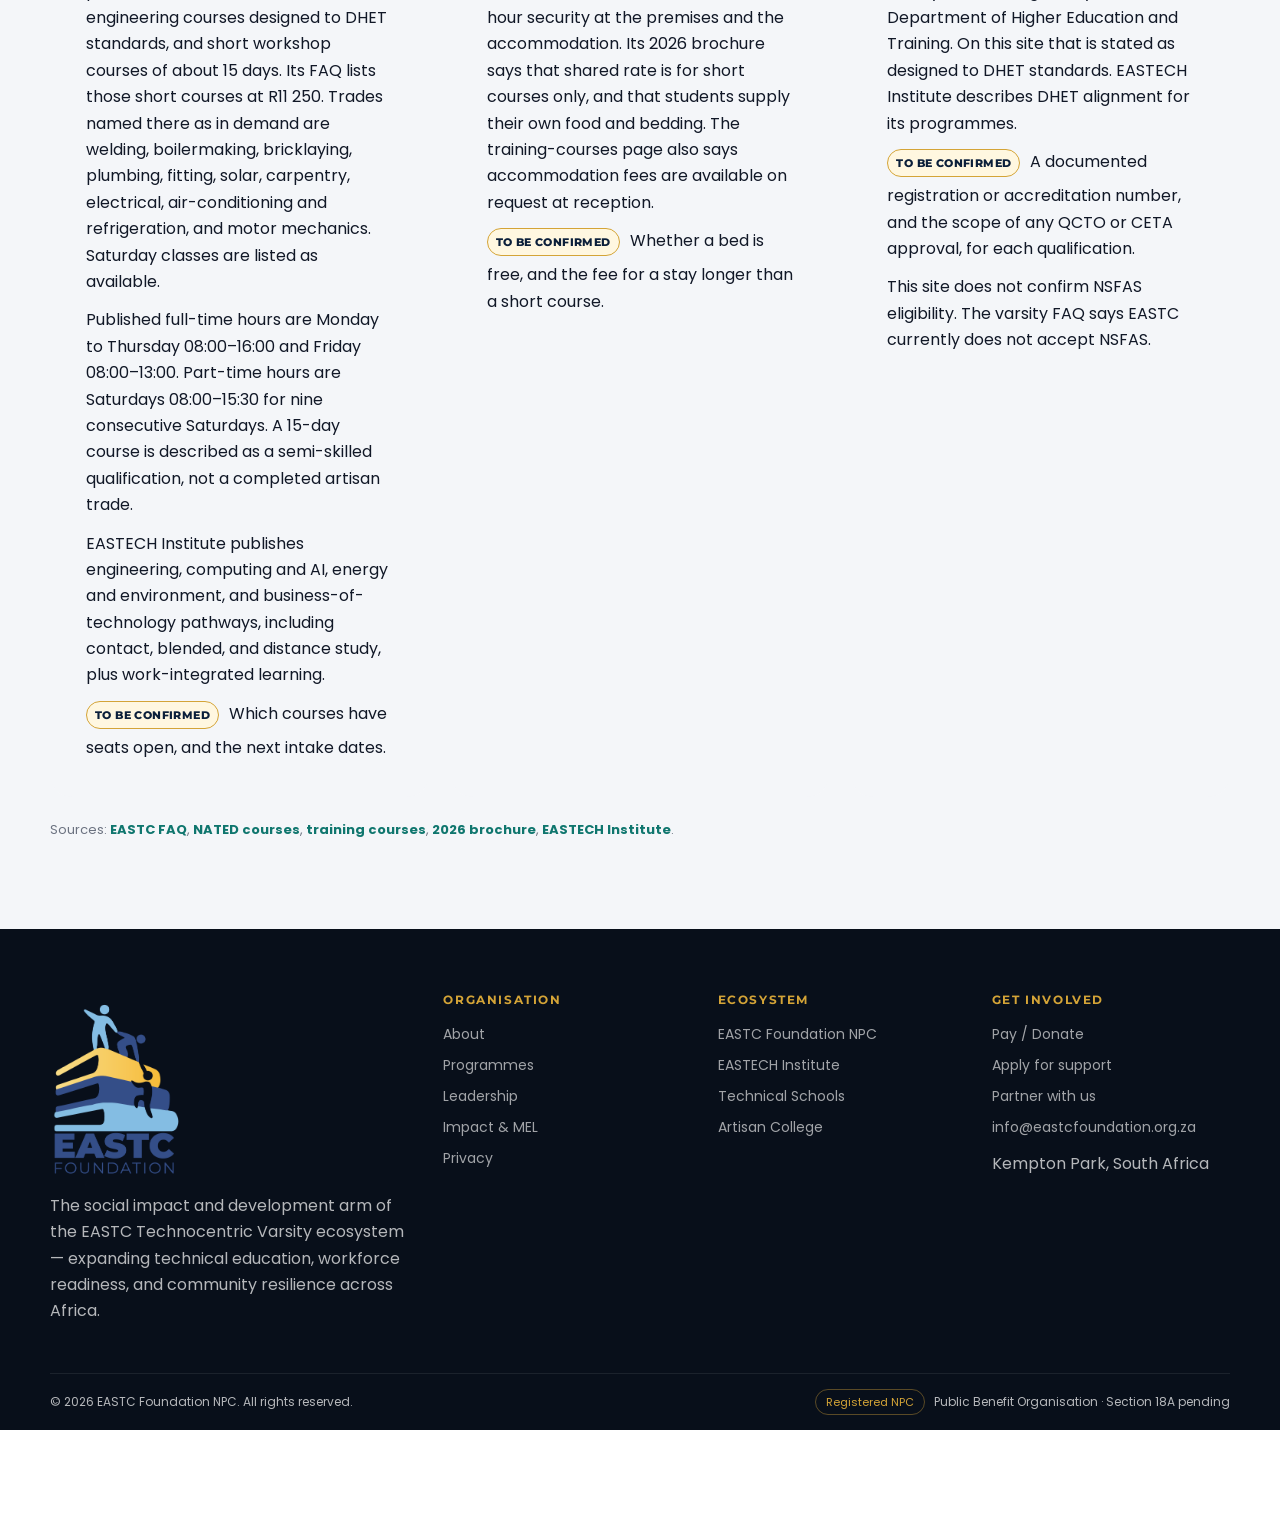
<file: apply.html>
<!DOCTYPE html>
<html lang="en">
<head>
<meta charset="UTF-8">
<meta name="viewport" content="width=device-width, initial-scale=1.0">
<title>Apply for support | EASTC Foundation NPC</title>
<meta name="description" content="Apply for Foundation support or nominate a learner.">
<link rel="preconnect" href="https://fonts.googleapis.com">
<link rel="preconnect" href="https://fonts.gstatic.com" crossorigin>
<link href="https://fonts.googleapis.com/css2?family=Montserrat:wght@500;600;700;800;900&family=Poppins:wght@400;500;600;700&display=swap" rel="stylesheet">
<link rel="icon" href="assets/img/favicon.ico" sizes="any">
<link rel="icon" type="image/png" sizes="32x32" href="assets/img/favicon-32.png">
<link rel="icon" type="image/png" sizes="180x180" href="assets/img/favicon-180.png">
<link rel="icon" type="image/png" sizes="192x192" href="assets/img/favicon-192.png">
<link rel="icon" type="image/png" sizes="512x512" href="assets/img/favicon-512.png">
<link rel="apple-touch-icon" href="assets/img/apple-touch-icon.png">
<meta property="og:image" content="https://eastechfoundation.co.za/assets/img/og-image.png">
<meta property="og:image:width" content="1200">
<meta property="og:image:height" content="630">
<meta property="og:image:alt" content="EASTC Foundation">
<meta name="twitter:card" content="summary_large_image">
<meta name="twitter:image" content="https://eastechfoundation.co.za/assets/img/og-image.png">
<link rel="stylesheet" href="assets/css/site.css">
</head>
<body class="foundation">
<a class="skip" href="#main">Skip to content</a>


<header class="nav">
  <div class="wrap nav-inner">
    <a class="brand" href="index.html">
      <img class="brand-logo" src="assets/img/eastc-foundation-logo.png" srcset="assets/img/eastc-foundation-logo.png 1x, assets/img/eastc-foundation-logo@3x.png 3x" width="683" height="916" alt="EASTC Foundation">
    </a>
    <button class="menu-btn" aria-label="Menu">☰</button>
    <nav class="nav-links">
      <a href="about.html">About</a>
      <a href="programs.html">Programmes</a>
      <a href="scholarships.html">Scholarships</a>
      <a href="impact.html">Impact</a>
      <a href="leadership.html">Leadership</a>
      <a href="partners.html">Partners</a>
      <a href="campus.html">Campus</a>
      <a href="newsroom.html">Newsroom</a>
      <a href="contact.html">Contact</a>
      <a class="btn btn-gold" href="pay.html">Pay / Donate</a>
    </nav>
  </div>
</header>

<main id="main">
<section class="page-hero"><div class="wrap"><div class="eyebrow">Applications</div><h1>Apply or nominate</h1><p>Learners, lecturers, and community partners can request scholarship or programme support.</p></div></section>
<section>
  <div class="wrap">
    <form class="panel" data-demo>
      <div class="form-row"><div><label for="field-1">Applicant name</label><input id="field-1" required></div><div><label for="field-2">ID / passport</label><input id="field-2"></div></div>
      <div class="form-row"><div><label for="field-3">Email</label><input id="field-3" type="email" required autocomplete="email"></div><div><label for="field-4">Phone</label><input id="field-4"></div></div>
      <label for="field-5">Support type</label>
      <select id="field-5"><option>Scholarship</option><option>Tools of the trade</option><option>Internship placement</option><option>Community project</option></select>
      <label for="field-6">Motivation</label><textarea id="field-6" required></textarea>
      <button class="btn btn-gold" type="submit">Submit application</button>
      <p class="success">Application captured. You will receive a reference number by email in the live system.</p>
    </form>
  </div>
</section>

</main>
<footer>
  <div class="wrap foot-grid">
    <div>
      <a class="brand" href="index.html" style="margin-bottom:16px;display:inline-flex">
        <img class="brand-logo" src="assets/img/eastc-foundation-logo.png" srcset="assets/img/eastc-foundation-logo.png 1x, assets/img/eastc-foundation-logo@3x.png 3x" width="683" height="916" alt="EASTC Foundation">
      </a>
      <p>The social impact and development arm of the EASTC Technocentric Varsity ecosystem — expanding technical education, workforce readiness, and community resilience across Africa.</p>
    </div>
    <div>
      <h4>Organisation</h4>
      <a href="about.html">About</a>
      <a href="programs.html">Programmes</a>
      <a href="leadership.html">Leadership</a>
      <a href="impact.html">Impact &amp; MEL</a>
      <a href="privacy.html">Privacy</a>
    </div>
    <div>
      <h4>Ecosystem</h4>
      <a href="index.html">EASTC Foundation NPC</a>
      <a href="https://eastech-institute.co.za/">EASTECH Institute</a>
      <a href="partners.html">Technical Schools</a>
      <a href="partners.html">Artisan College</a>
    </div>
    <div>
      <h4>Get involved</h4>
      <a href="pay.html">Pay / Donate</a>
      <a href="apply.html">Apply for support</a>
      <a href="partners.html">Partner with us</a>
      <a href="mailto:info@eastcfoundation.org.za">info@eastcfoundation.org.za</a>
      <p style="margin-top:12px">Kempton Park, South Africa</p>
    </div>
  </div>
  <div class="wrap legal">
    <div>&copy; <span data-year></span> EASTC Foundation NPC. All rights reserved.</div>
    <div><span class="badge">Registered NPC</span> &nbsp; Public Benefit Organisation · Section 18A pending</div>
  </div>
</footer>

<script src="assets/js/site-config.js"></script>
<script src="assets/js/site.js"></script>
</body>
</html>
</file>
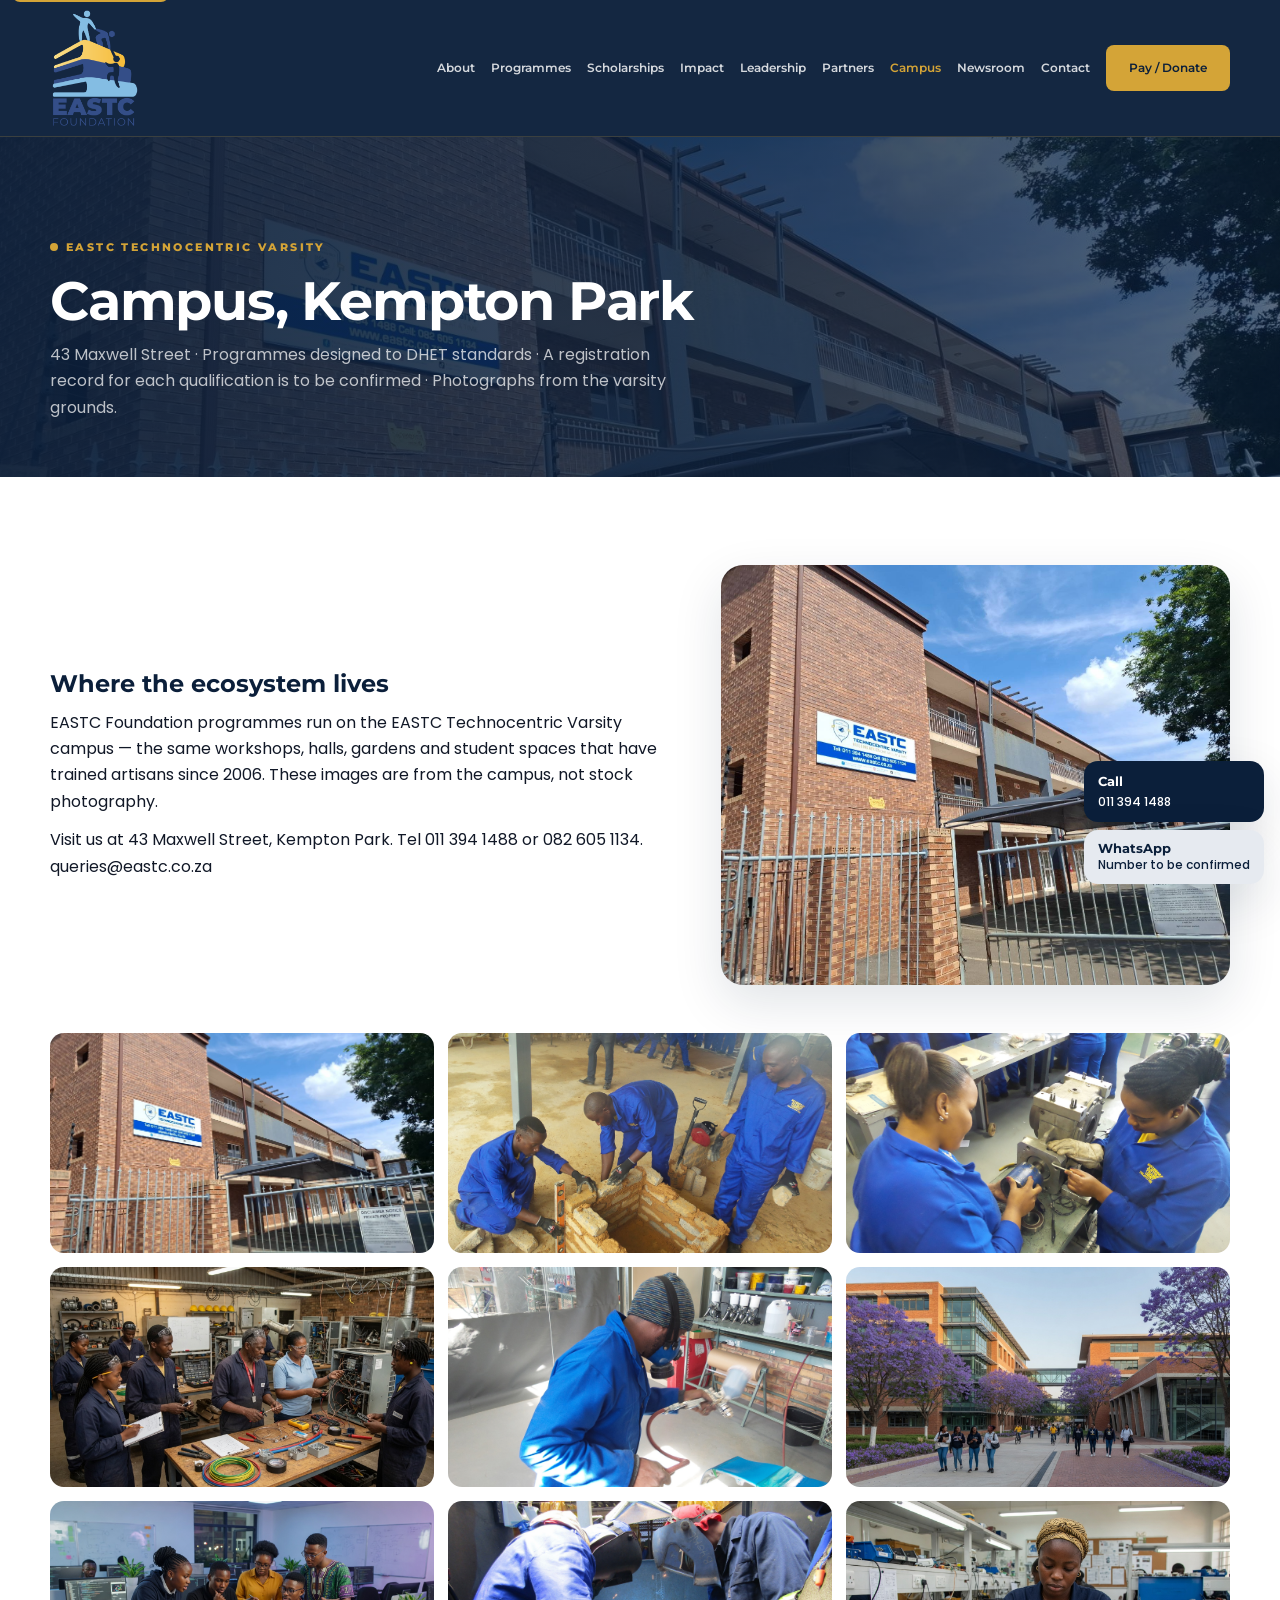
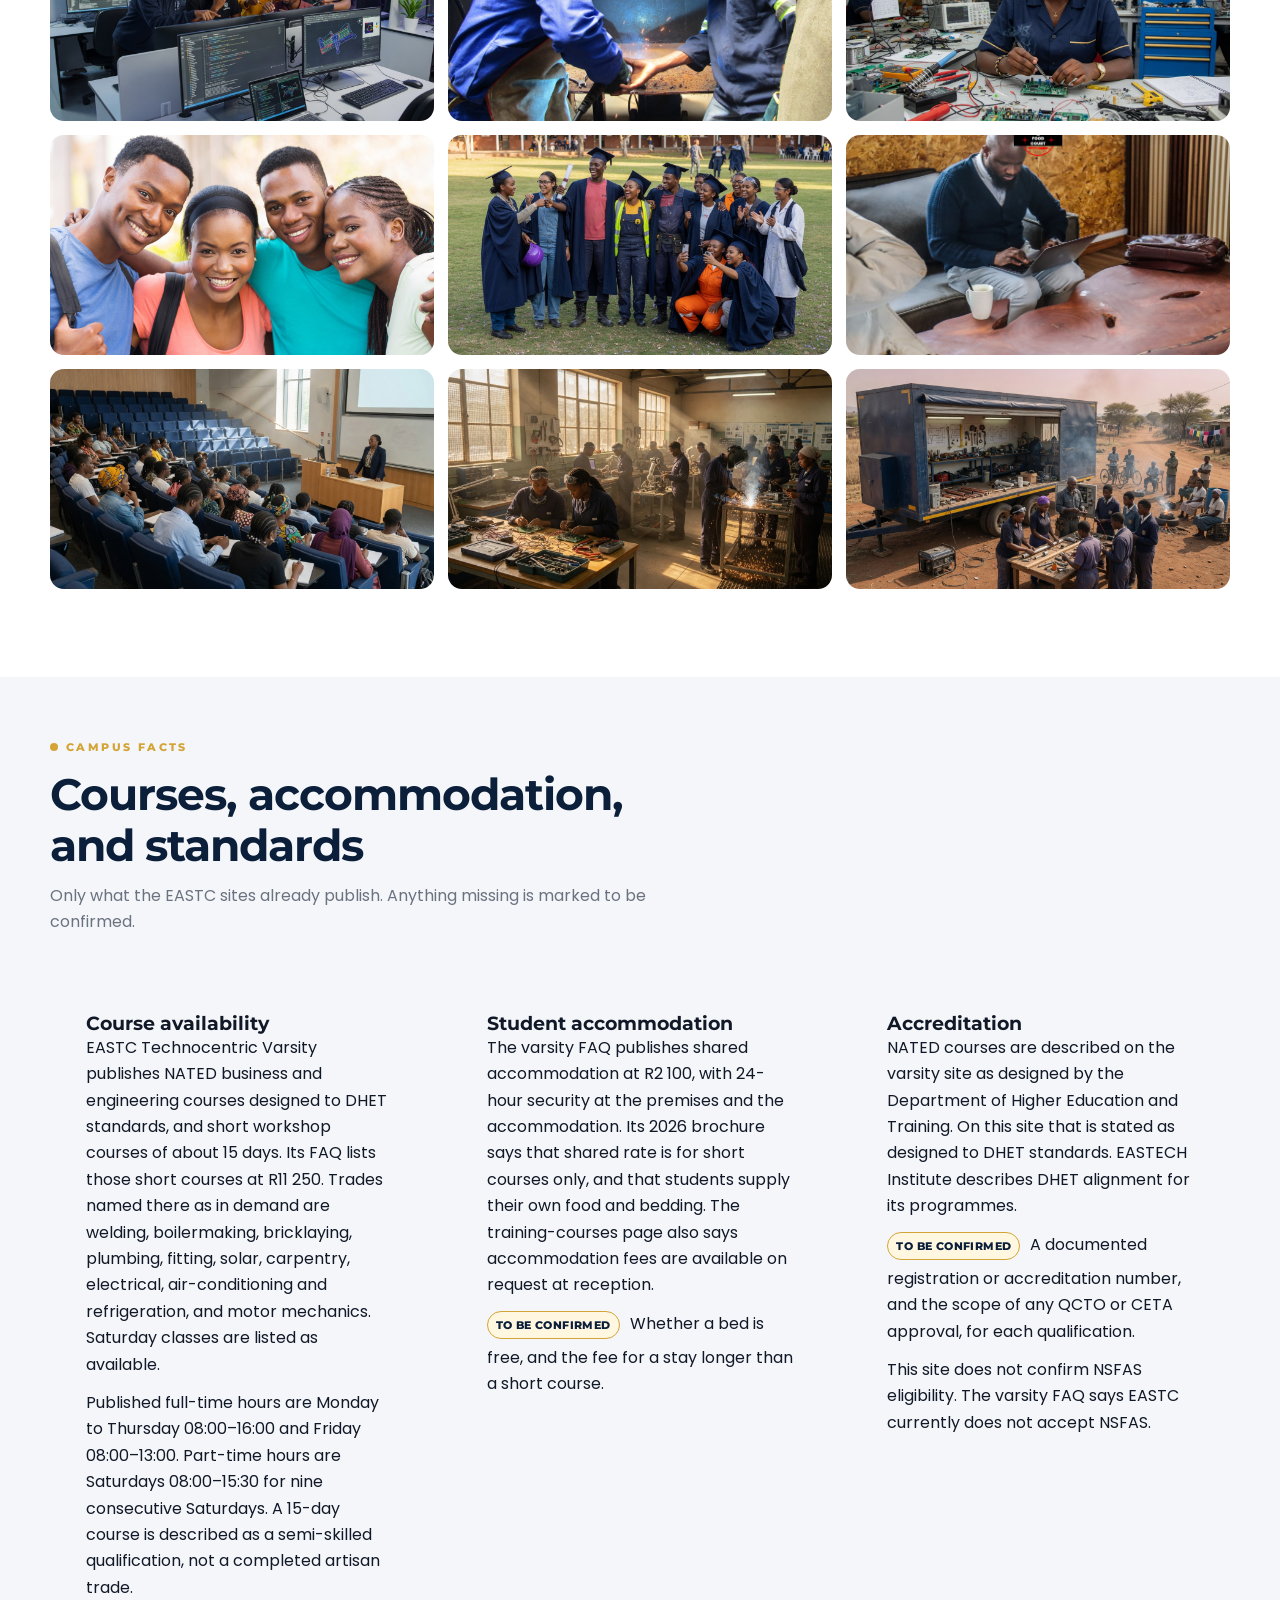
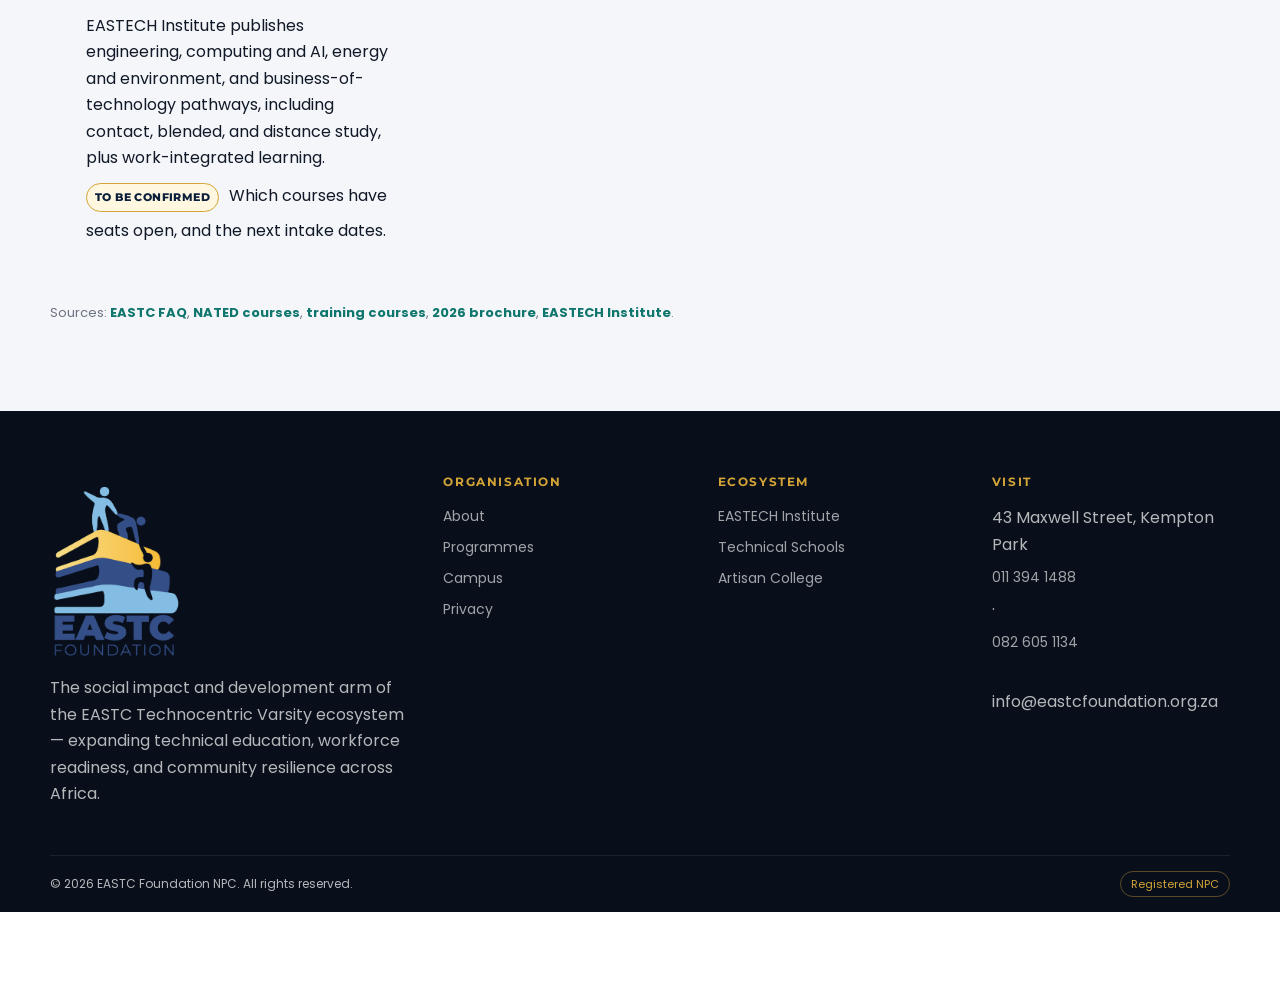
<file: campus.html>
<!DOCTYPE html>
<html lang="en">
<head>
<meta charset="UTF-8">
<meta name="viewport" content="width=device-width, initial-scale=1.0">
<title>Campus | EASTC Foundation NPC</title>
<meta name="description" content="EASTC Technocentric Varsity campus at 43 Maxwell Street, Kempton Park — photographs from the varsity.">
<link rel="preconnect" href="https://fonts.googleapis.com">
<link rel="preconnect" href="https://fonts.gstatic.com" crossorigin>
<link href="https://fonts.googleapis.com/css2?family=Montserrat:wght@500;600;700;800;900&family=Poppins:wght@400;500;600;700&display=swap" rel="stylesheet">
<link rel="icon" href="assets/img/favicon.ico" sizes="any">
<link rel="icon" type="image/png" sizes="32x32" href="assets/img/favicon-32.png">
<link rel="icon" type="image/png" sizes="180x180" href="assets/img/favicon-180.png">
<link rel="icon" type="image/png" sizes="192x192" href="assets/img/favicon-192.png">
<link rel="icon" type="image/png" sizes="512x512" href="assets/img/favicon-512.png">
<link rel="apple-touch-icon" href="assets/img/apple-touch-icon.png">
<meta property="og:image" content="https://eastechfoundation.co.za/assets/img/og-image.png">
<meta property="og:image:width" content="1200">
<meta property="og:image:height" content="630">
<meta property="og:image:alt" content="EASTC Foundation">
<meta name="twitter:card" content="summary_large_image">
<meta name="twitter:image" content="https://eastechfoundation.co.za/assets/img/og-image.png">
<link rel="stylesheet" href="assets/css/site.css">
</head>
<body class="foundation">
<a class="skip" href="#main">Skip to content</a>


<header class="nav">
  <div class="wrap nav-inner">
    <a class="brand" href="index.html">
      <img class="brand-logo" src="assets/img/eastc-foundation-logo.png" srcset="assets/img/eastc-foundation-logo.png 1x, assets/img/eastc-foundation-logo@3x.png 3x" width="683" height="916" alt="EASTC Foundation">
    </a>
    <button class="menu-btn" aria-label="Menu">☰</button>
    <nav class="nav-links">
      <a href="about.html">About</a>
      <a href="programs.html">Programmes</a>
      <a href="scholarships.html">Scholarships</a>
      <a href="impact.html">Impact</a>
      <a href="leadership.html">Leadership</a>
      <a href="partners.html">Partners</a>
      <a href="campus.html">Campus</a>
      <a href="newsroom.html">Newsroom</a>
      <a href="contact.html">Contact</a>
      <a class="btn btn-gold" href="pay.html">Pay / Donate</a>
    </nav>
  </div>
</header>

<main id="main">
<section class="page-hero media">
  <div class="hero-bg" style="background-image:url('assets/img/eastc/nated-building.jpg')"></div>
  <div class="wrap" style="position:relative;z-index:1">
    <div class="eyebrow">EASTC Technocentric Varsity</div>
    <h1>Campus, Kempton Park</h1>
    <p>43 Maxwell Street · Programmes designed to DHET standards · A registration record for each qualification is to be confirmed · Photographs from the varsity grounds.</p>
  </div>
</section>

<section>
  <div class="wrap grid-2" style="margin-bottom:48px">
    <div>
      <h2 style="color:var(--navy);margin-bottom:12px">Where the ecosystem lives</h2>
      <p>EASTC Foundation programmes run on the EASTC Technocentric Varsity campus — the same workshops, halls, gardens and student spaces that have trained artisans since 2006. These images are from the campus, not stock photography.</p>
      <p style="margin-top:12px">Visit us at 43 Maxwell Street, Kempton Park. Tel 011 394 1488 or 082 605 1134. queries@eastc.co.za</p>
    </div>
    <img class="photo" src="assets/img/eastc/nated-building.jpg" alt="EASTC Technocentric Varsity brick building" loading="lazy">
  </div>
  <div class="wrap">
    <div class="gallery">
      <img src="assets/img/eastc/nated-building.jpg" alt="EASTC Technocentric Varsity brick building" loading="lazy">
      <img src="assets/img/eastc/classroom.jpg" alt="EASTC classroom" loading="lazy">
      <img src="assets/img/eastc/practical-training.jpg" alt="Practical training at EASTC" loading="lazy">
      <img src="assets/img/eastc/workshop.jpg" alt="EASTC workshop training" loading="lazy">
      <img src="assets/img/eastc/spray-painting.jpg" alt="Spray painting training at EASTC" loading="lazy">
      <img src="assets/img/campus.jpg" alt="Motor workshop at EASTC" loading="lazy">
      <img src="assets/img/eastc/electronics-lab.jpg" alt="Electronics training at EASTC" loading="lazy">
      <img src="assets/img/eastc/welding.jpg" alt="Welding training at EASTC" loading="lazy">
      <img src="assets/img/eastc/student-workbench.jpg" alt="EASTC student at a workbench" loading="lazy">
      <img src="assets/img/eastc/workshop-students.jpg" alt="EASTC students in a workshop" loading="lazy">
      <img src="assets/img/graduates.jpg" alt="EASTC graduates" loading="lazy">
      <img src="assets/img/study.jpg" alt="Workshop training at EASTC" loading="lazy">
      <img src="assets/img/lecture.jpg" alt="EASTC lecture" loading="lazy">
      <img src="assets/img/hero-workshop.jpg" alt="Hands-on workshop training at EASTC" loading="lazy">
      <img src="assets/img/outreach.jpg" alt="Community outreach" loading="lazy">
    </div>
  </div>
</section>

</main>
<footer>
  <div class="wrap foot-grid">
    <div>
      <a class="brand" href="index.html" style="margin-bottom:16px;display:inline-flex">
        <img class="brand-logo" src="assets/img/eastc-foundation-logo.png" srcset="assets/img/eastc-foundation-logo.png 1x, assets/img/eastc-foundation-logo@3x.png 3x" width="683" height="916" alt="EASTC Foundation">
      </a>
      <p>The social impact and development arm of the EASTC Technocentric Varsity ecosystem — expanding technical education, workforce readiness, and community resilience across Africa.</p>
    </div>
    <div>
      <h4>Organisation</h4>
      <a href="about.html">About</a>
      <a href="programs.html">Programmes</a>
      <a href="campus.html">Campus</a>
      <a href="privacy.html">Privacy</a>
    </div>
    <div>
      <h4>Ecosystem</h4>
      <a href="https://eastech-institute.co.za/">EASTECH Institute</a>
      <a href="partners.html">Technical Schools</a>
      <a href="partners.html">Artisan College</a>
    </div>
    <div>
      <h4>Visit</h4>
      <p>43 Maxwell Street, Kempton Park<br><a href="tel:+27113941488">011 394 1488</a> · <a href="tel:+27826051134">082 605 1134</a><br>info@eastcfoundation.org.za</p>
    </div>
  </div>
  <div class="wrap legal">
    <div>&copy; <span data-year></span> EASTC Foundation NPC. All rights reserved.</div>
    <div><span class="badge">Registered NPC</span></div>
  </div>
</footer>
<script src="assets/js/site-config.js"></script>
<script src="assets/js/site.js"></script>
</body>
</html>
</file>
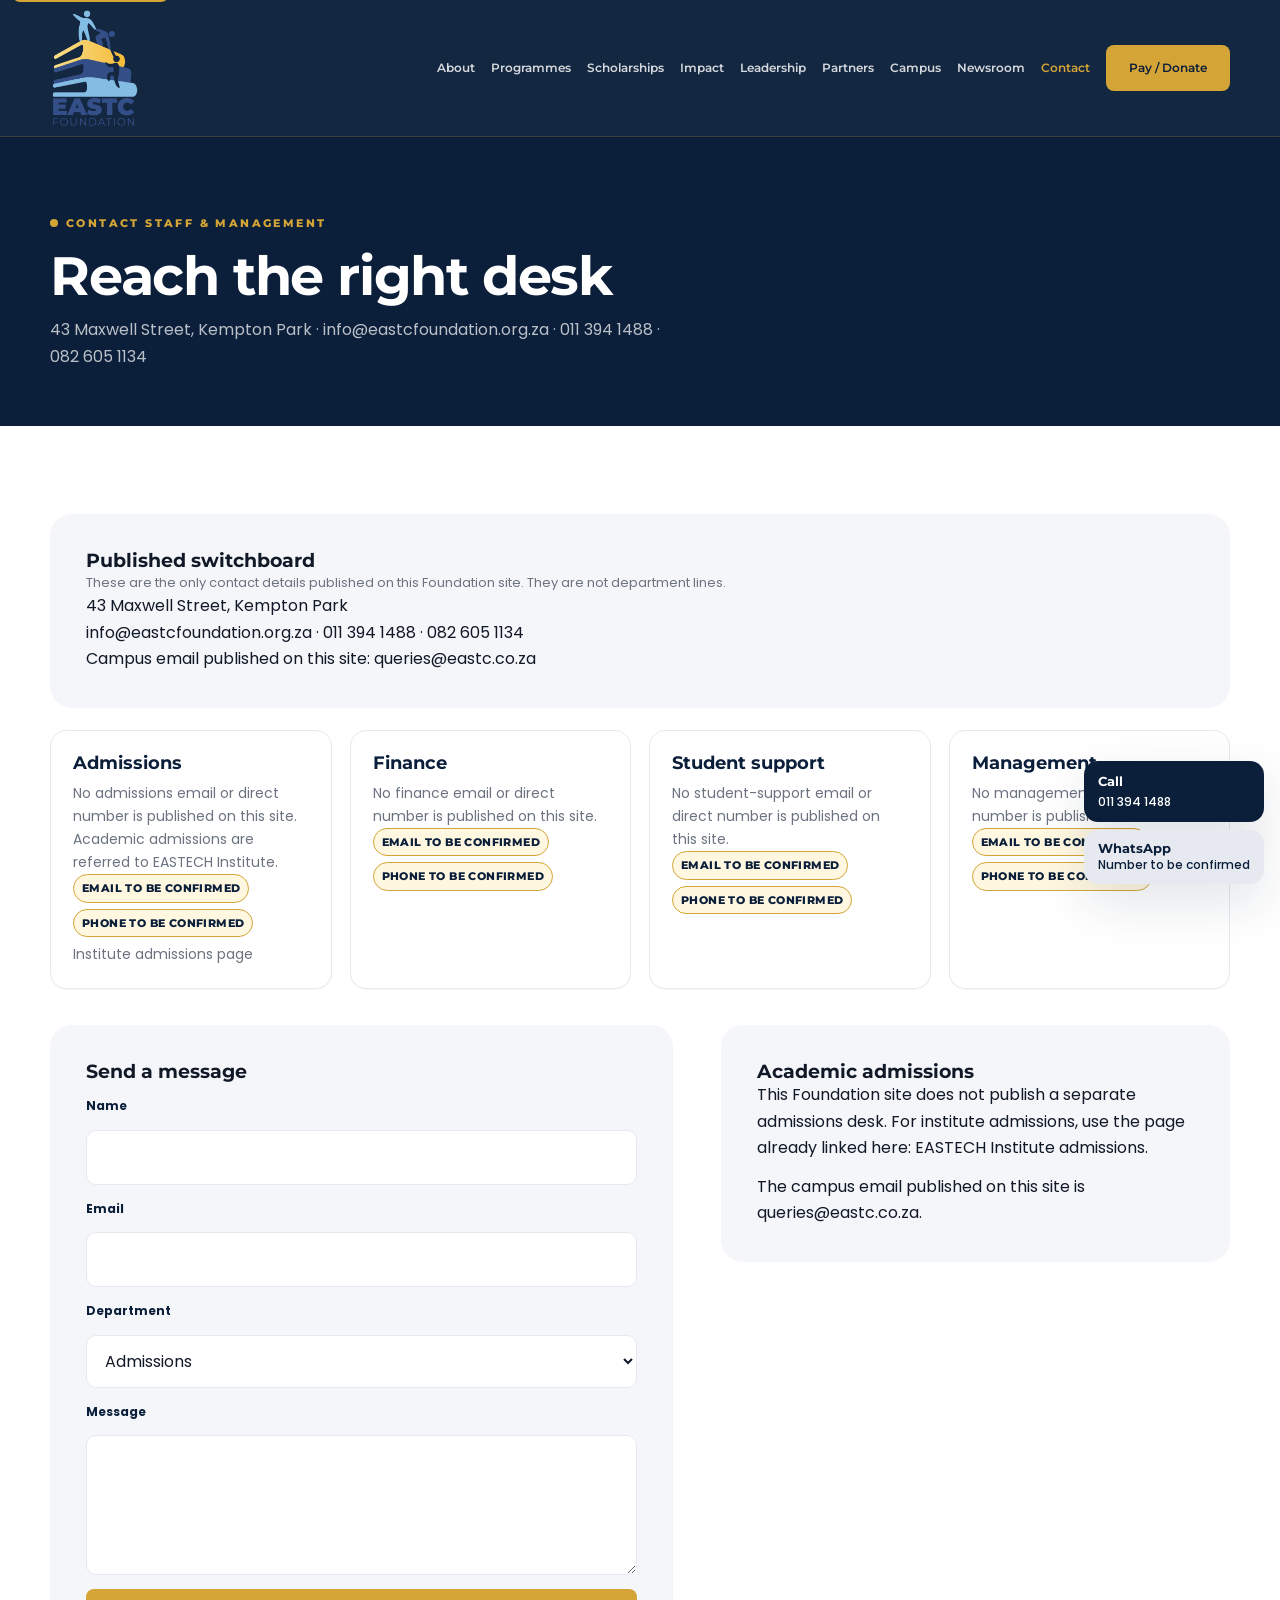
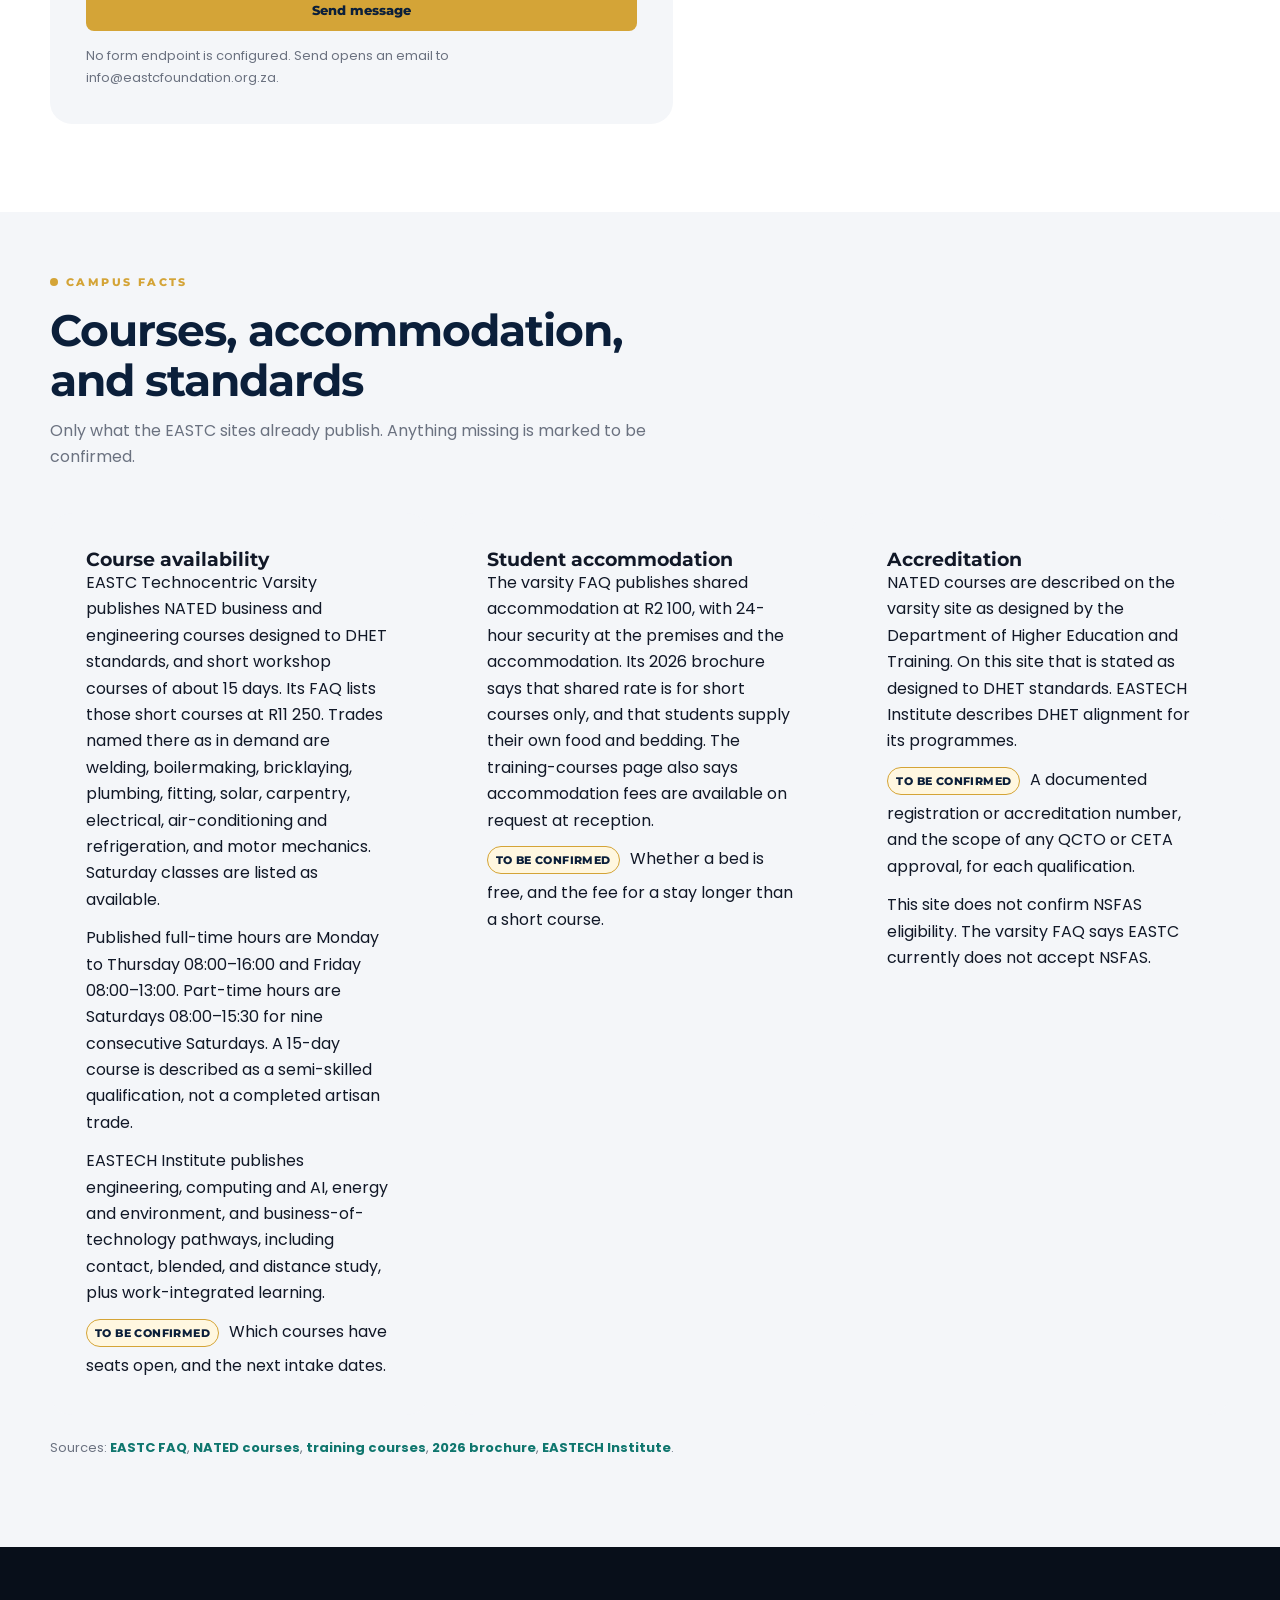
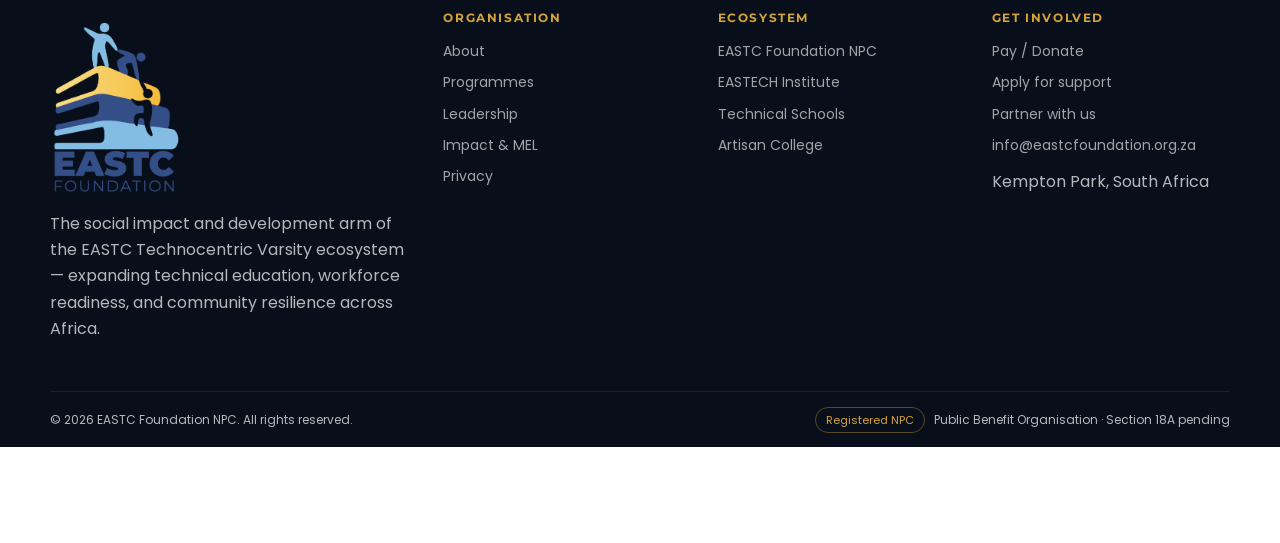
<file: contact.html>
<!DOCTYPE html>
<html lang="en">
<head>
<meta charset="UTF-8">
<meta name="viewport" content="width=device-width, initial-scale=1.0">
<title>Contact staff &amp; management | EASTC Foundation NPC</title>
<meta name="description" content="Contact EASTC Foundation staff and management in Kempton Park. Department lines that are not published are marked to be confirmed.">
<link rel="preconnect" href="https://fonts.googleapis.com">
<link rel="preconnect" href="https://fonts.gstatic.com" crossorigin>
<link href="https://fonts.googleapis.com/css2?family=Montserrat:wght@500;600;700;800;900&family=Poppins:wght@400;500;600;700&display=swap" rel="stylesheet">
<link rel="icon" href="assets/img/favicon.ico" sizes="any">
<link rel="icon" type="image/png" sizes="32x32" href="assets/img/favicon-32.png">
<link rel="icon" type="image/png" sizes="180x180" href="assets/img/favicon-180.png">
<link rel="icon" type="image/png" sizes="192x192" href="assets/img/favicon-192.png">
<link rel="icon" type="image/png" sizes="512x512" href="assets/img/favicon-512.png">
<link rel="apple-touch-icon" href="assets/img/apple-touch-icon.png">
<meta property="og:image" content="https://eastechfoundation.co.za/assets/img/og-image.png">
<meta property="og:image:width" content="1200">
<meta property="og:image:height" content="630">
<meta property="og:image:alt" content="EASTC Foundation">
<meta name="twitter:card" content="summary_large_image">
<meta name="twitter:image" content="https://eastechfoundation.co.za/assets/img/og-image.png">
<link rel="stylesheet" href="assets/css/site.css">
</head>
<body class="foundation">
<a class="skip" href="#main">Skip to content</a>


<header class="nav">
  <div class="wrap nav-inner">
    <a class="brand" href="index.html">
      <img class="brand-logo" src="assets/img/eastc-foundation-logo.png" srcset="assets/img/eastc-foundation-logo.png 1x, assets/img/eastc-foundation-logo@3x.png 3x" width="683" height="916" alt="EASTC Foundation">
    </a>
    <button class="menu-btn" aria-label="Menu">☰</button>
    <nav class="nav-links">
      <a href="about.html">About</a>
      <a href="programs.html">Programmes</a>
      <a href="scholarships.html">Scholarships</a>
      <a href="impact.html">Impact</a>
      <a href="leadership.html">Leadership</a>
      <a href="partners.html">Partners</a>
      <a href="campus.html">Campus</a>
      <a href="newsroom.html">Newsroom</a>
      <a href="contact.html">Contact</a>
      <a class="btn btn-gold" href="pay.html">Pay / Donate</a>
    </nav>
  </div>
</header>

<main id="main">
<section class="page-hero"><div class="wrap"><div class="eyebrow">Contact staff &amp; management</div><h1>Reach the right desk</h1><p>43 Maxwell Street, Kempton Park · info@eastcfoundation.org.za · 011 394 1488 · 082 605 1134</p></div></section>
<section>
  <div class="wrap">
    <div data-directory></div>
    <div class="grid-2" style="margin-top:36px;align-items:start">
      <form class="panel" data-contact-form>
        <h3>Send a message</h3>
        <label for="contact-name">Name</label>
        <input id="contact-name" name="name" required autocomplete="name">
        <label for="contact-email">Email</label>
        <input id="contact-email" name="email" type="email" required autocomplete="email">
        <label for="contact-department">Department</label>
        <select id="contact-department" name="department" required>
          <option>Admissions</option>
          <option>Finance</option>
          <option>Student support</option>
          <option>Management</option>
        </select>
        <label for="contact-message">Message</label>
        <textarea id="contact-message" name="message" required></textarea>
        <button class="btn btn-gold" type="submit">Send message</button>
        <p class="success" role="status"></p>
        <p class="note" data-mailto-note>No form endpoint is configured. Send opens an email to info@eastcfoundation.org.za.</p>
      </form>
      <div class="panel">
        <h3>Academic admissions</h3>
        <p>This Foundation site does not publish a separate admissions desk. For institute admissions, use the page already linked here: <a href="https://eastech-institute.co.za/admissions.html">EASTECH Institute admissions</a>.</p>
        <p style="margin-top:12px">The campus email published on this site is <a href="mailto:queries@eastc.co.za">queries@eastc.co.za</a>.</p>
      </div>
    </div>
  </div>
</section>

</main>
<footer>
  <div class="wrap foot-grid">
    <div>
      <a class="brand" href="index.html" style="margin-bottom:16px;display:inline-flex">
        <img class="brand-logo" src="assets/img/eastc-foundation-logo.png" srcset="assets/img/eastc-foundation-logo.png 1x, assets/img/eastc-foundation-logo@3x.png 3x" width="683" height="916" alt="EASTC Foundation">
      </a>
      <p>The social impact and development arm of the EASTC Technocentric Varsity ecosystem — expanding technical education, workforce readiness, and community resilience across Africa.</p>
    </div>
    <div>
      <h4>Organisation</h4>
      <a href="about.html">About</a>
      <a href="programs.html">Programmes</a>
      <a href="leadership.html">Leadership</a>
      <a href="impact.html">Impact &amp; MEL</a>
      <a href="privacy.html">Privacy</a>
    </div>
    <div>
      <h4>Ecosystem</h4>
      <a href="index.html">EASTC Foundation NPC</a>
      <a href="https://eastech-institute.co.za/">EASTECH Institute</a>
      <a href="partners.html">Technical Schools</a>
      <a href="partners.html">Artisan College</a>
    </div>
    <div>
      <h4>Get involved</h4>
      <a href="pay.html">Pay / Donate</a>
      <a href="apply.html">Apply for support</a>
      <a href="partners.html">Partner with us</a>
      <a href="mailto:info@eastcfoundation.org.za">info@eastcfoundation.org.za</a>
      <p style="margin-top:12px">Kempton Park, South Africa</p>
    </div>
  </div>
  <div class="wrap legal">
    <div>&copy; <span data-year></span> EASTC Foundation NPC. All rights reserved.</div>
    <div><span class="badge">Registered NPC</span> &nbsp; Public Benefit Organisation · Section 18A pending</div>
  </div>
</footer>

<script src="assets/js/site-config.js"></script>
<script src="assets/js/site.js"></script>
</body>
</html>
</file>
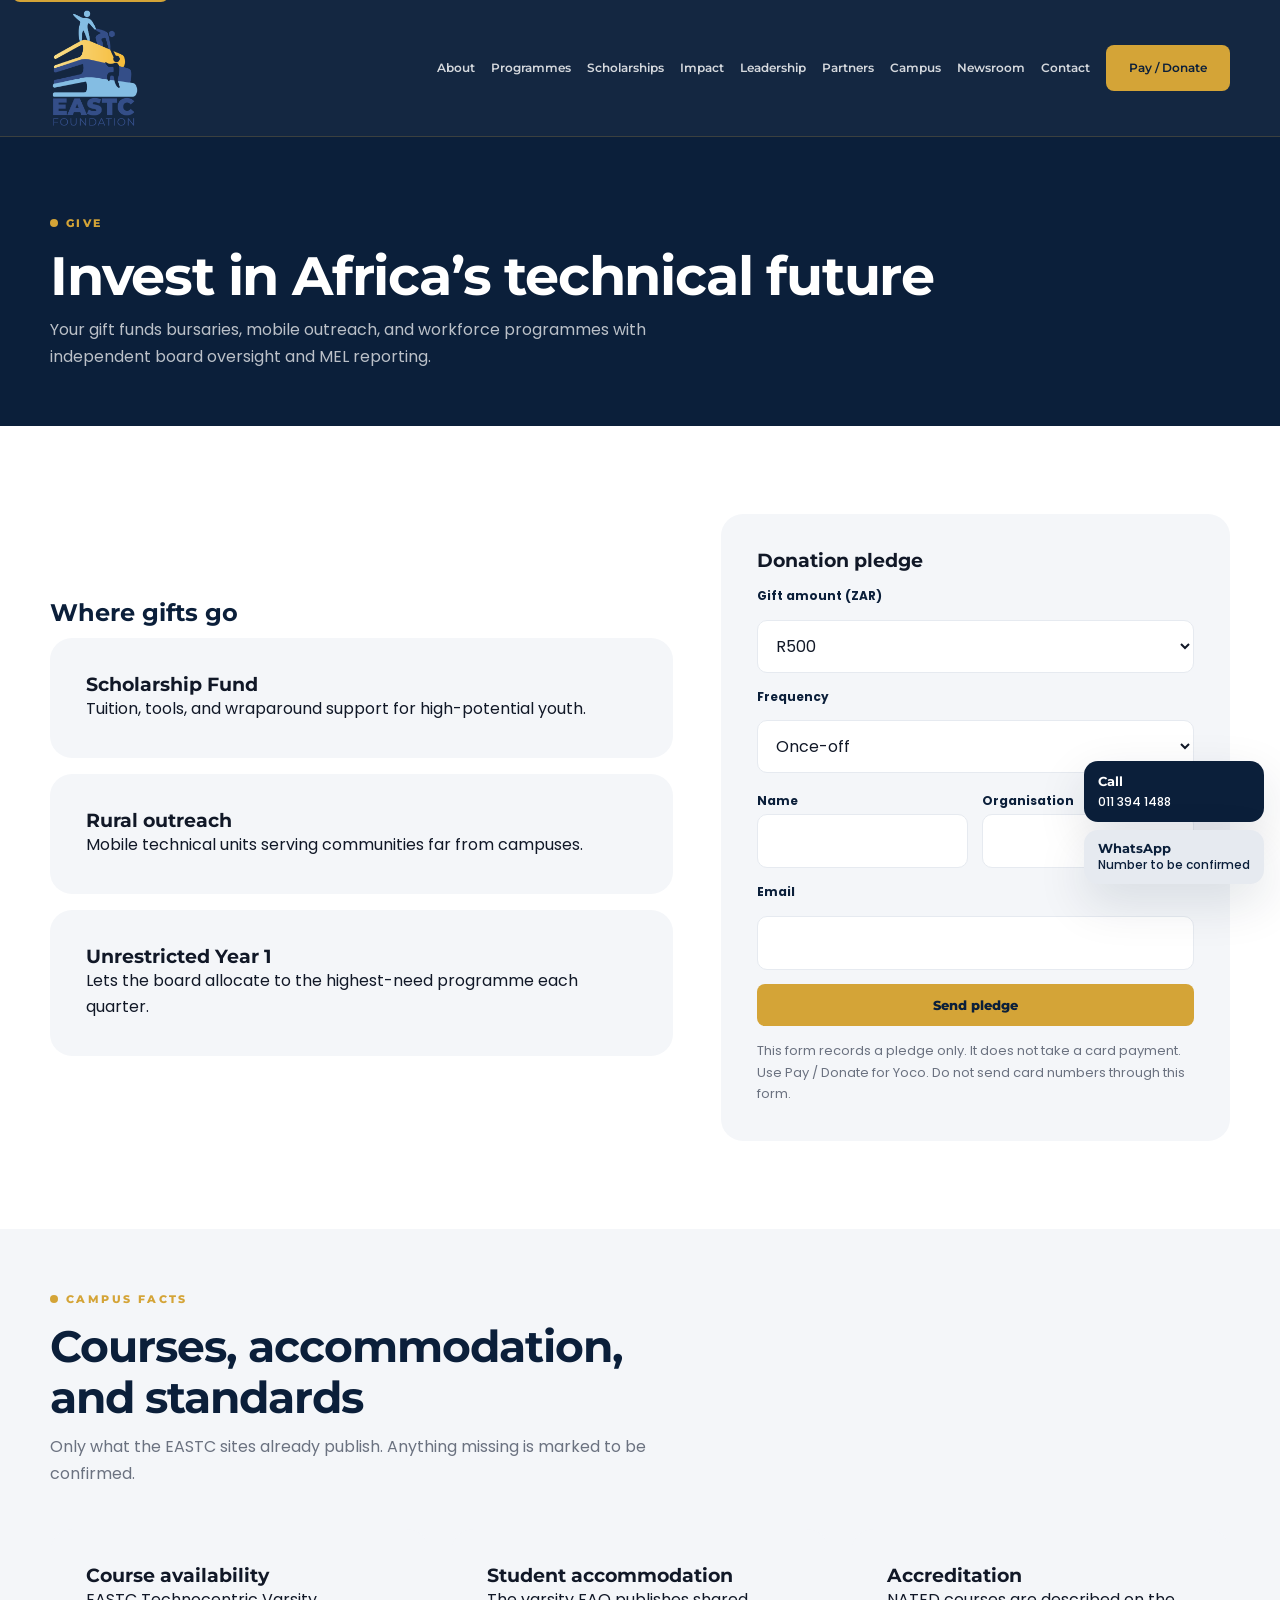
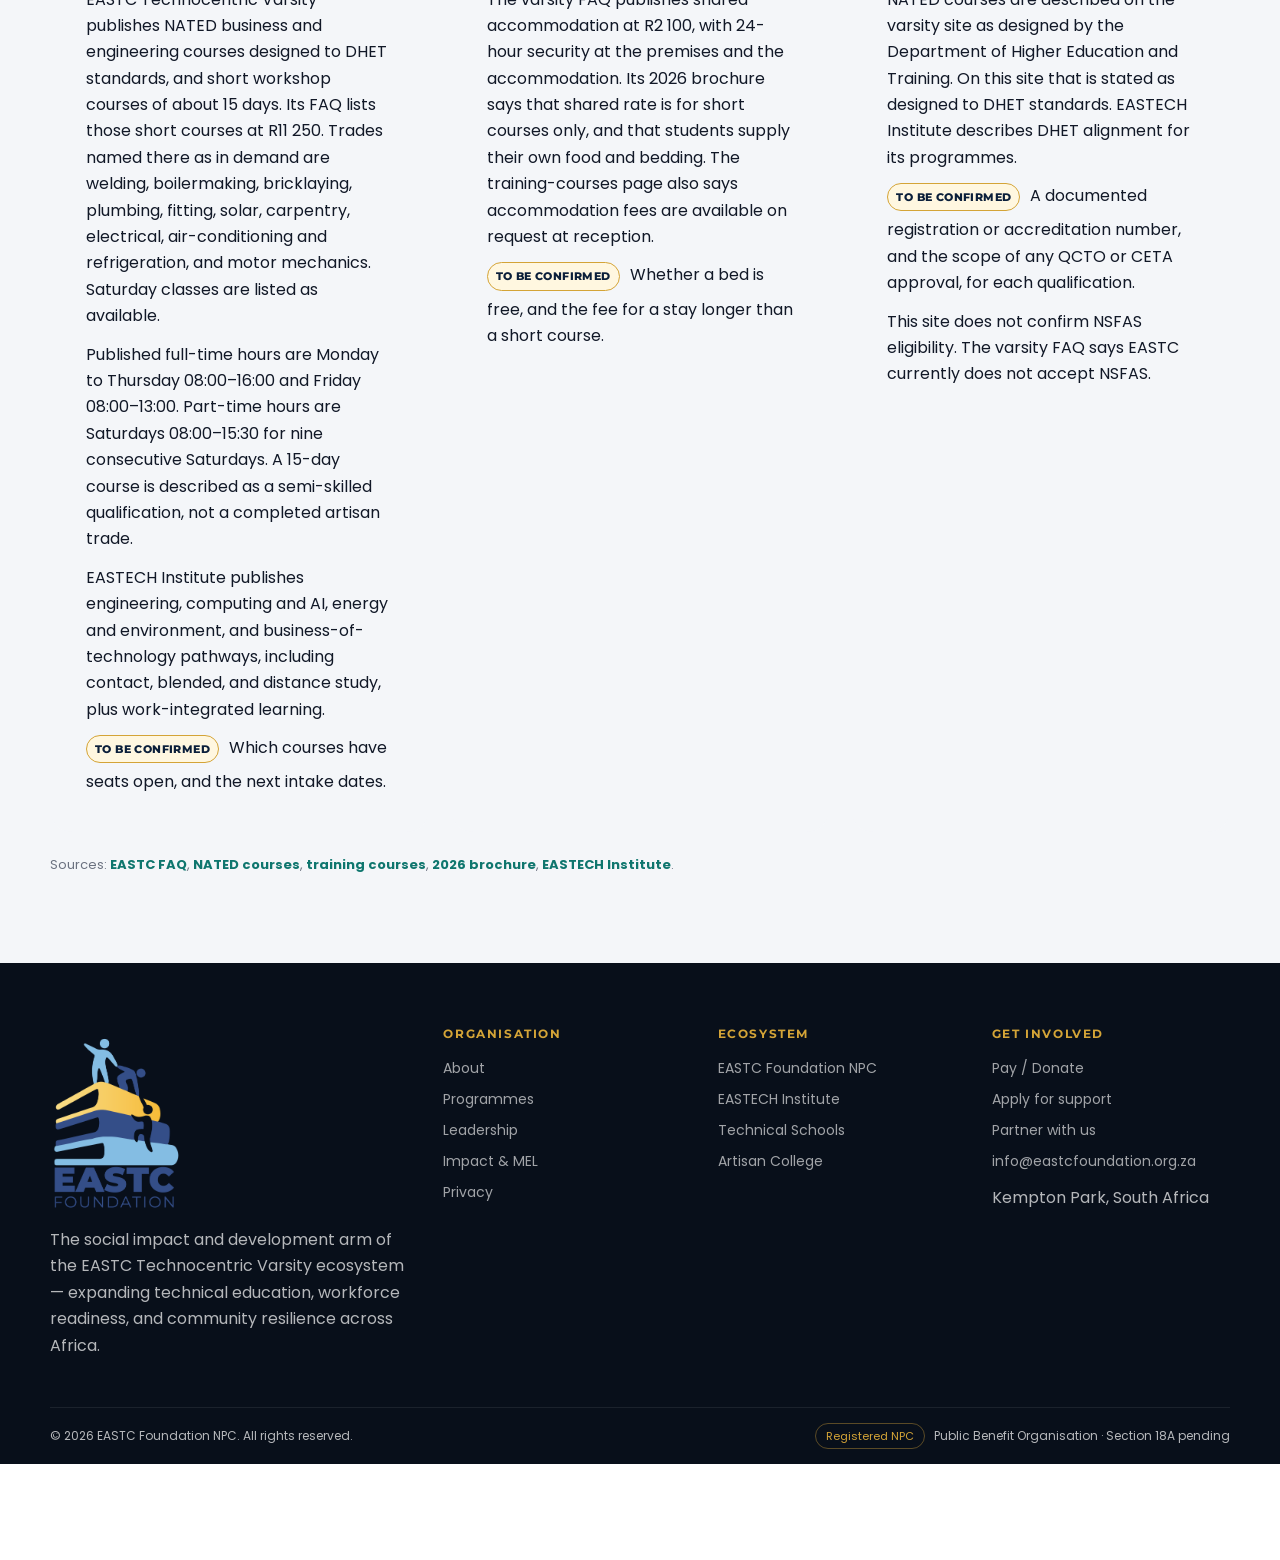
<file: donate.html>
<!DOCTYPE html>
<html lang="en">
<head>
<meta charset="UTF-8">
<meta name="viewport" content="width=device-width, initial-scale=1.0">
<title>Donate | EASTC Foundation NPC</title>
<meta name="description" content="Support scholarships, rural TVET, and workforce programmes.">
<link rel="preconnect" href="https://fonts.googleapis.com">
<link rel="preconnect" href="https://fonts.gstatic.com" crossorigin>
<link href="https://fonts.googleapis.com/css2?family=Montserrat:wght@500;600;700;800;900&family=Poppins:wght@400;500;600;700&display=swap" rel="stylesheet">
<link rel="icon" href="assets/img/favicon.ico" sizes="any">
<link rel="icon" type="image/png" sizes="32x32" href="assets/img/favicon-32.png">
<link rel="icon" type="image/png" sizes="180x180" href="assets/img/favicon-180.png">
<link rel="icon" type="image/png" sizes="192x192" href="assets/img/favicon-192.png">
<link rel="icon" type="image/png" sizes="512x512" href="assets/img/favicon-512.png">
<link rel="apple-touch-icon" href="assets/img/apple-touch-icon.png">
<meta property="og:image" content="https://eastechfoundation.co.za/assets/img/og-image.png">
<meta property="og:image:width" content="1200">
<meta property="og:image:height" content="630">
<meta property="og:image:alt" content="EASTC Foundation">
<meta name="twitter:card" content="summary_large_image">
<meta name="twitter:image" content="https://eastechfoundation.co.za/assets/img/og-image.png">
<link rel="stylesheet" href="assets/css/site.css">
</head>
<body class="foundation">
<a class="skip" href="#main">Skip to content</a>


<header class="nav">
  <div class="wrap nav-inner">
    <a class="brand" href="index.html">
      <img class="brand-logo" src="assets/img/eastc-foundation-logo.png" srcset="assets/img/eastc-foundation-logo.png 1x, assets/img/eastc-foundation-logo@3x.png 3x" width="683" height="916" alt="EASTC Foundation">
    </a>
    <button class="menu-btn" aria-label="Menu">☰</button>
    <nav class="nav-links">
      <a href="about.html">About</a>
      <a href="programs.html">Programmes</a>
      <a href="scholarships.html">Scholarships</a>
      <a href="impact.html">Impact</a>
      <a href="leadership.html">Leadership</a>
      <a href="partners.html">Partners</a>
      <a href="campus.html">Campus</a>
      <a href="newsroom.html">Newsroom</a>
      <a href="contact.html">Contact</a>
      <a class="btn btn-gold" href="pay.html">Pay / Donate</a>
    </nav>
  </div>
</header>

<main id="main">
<section class="page-hero"><div class="wrap"><div class="eyebrow">Give</div><h1>Invest in Africa’s technical future</h1><p>Your gift funds bursaries, mobile outreach, and workforce programmes with independent board oversight and MEL reporting.</p></div></section>
<section>
  <div class="wrap grid-2">
    <div>
      <h2 style="color:var(--navy);margin-bottom:12px">Where gifts go</h2>
      <div class="panel" style="margin-bottom:16px"><h3>Scholarship Fund</h3><p>Tuition, tools, and wraparound support for high-potential youth.</p></div>
      <div class="panel" style="margin-bottom:16px"><h3>Rural outreach</h3><p>Mobile technical units serving communities far from campuses.</p></div>
      <div class="panel"><h3>Unrestricted Year 1</h3><p>Lets the board allocate to the highest-need programme each quarter.</p></div>
    </div>
    <form class="panel" data-demo>
      <h3>Donation pledge</h3>
      <label for="field-1">Gift amount (ZAR)</label>
      <select id="field-1"><option>R500</option><option>R1 500</option><option>R5 000</option><option>R12 000</option><option>Other / corporate</option></select>
      <label for="field-2">Frequency</label>
      <select id="field-2"><option>Once-off</option><option>Monthly</option><option>Annual CSI</option></select>
      <div class="form-row"><div><label for="field-3">Name</label><input id="field-3" required></div><div><label for="field-4">Organisation</label><input id="field-4"></div></div>
      <label for="field-5">Email</label><input id="field-5" type="email" required autocomplete="email">
      <button class="btn btn-gold" type="submit">Send pledge</button>
      <p class="success">Thank you. A member of the Foundation team will confirm banking and Section 18A details.</p>
      <p class="note">This form records a pledge only. It does not take a card payment. Use <a href="pay.html">Pay / Donate</a> for Yoco. Do not send card numbers through this form.</p>
    </form>
  </div>
</section>

</main>
<footer>
  <div class="wrap foot-grid">
    <div>
      <a class="brand" href="index.html" style="margin-bottom:16px;display:inline-flex">
        <img class="brand-logo" src="assets/img/eastc-foundation-logo.png" srcset="assets/img/eastc-foundation-logo.png 1x, assets/img/eastc-foundation-logo@3x.png 3x" width="683" height="916" alt="EASTC Foundation">
      </a>
      <p>The social impact and development arm of the EASTC Technocentric Varsity ecosystem — expanding technical education, workforce readiness, and community resilience across Africa.</p>
    </div>
    <div>
      <h4>Organisation</h4>
      <a href="about.html">About</a>
      <a href="programs.html">Programmes</a>
      <a href="leadership.html">Leadership</a>
      <a href="impact.html">Impact &amp; MEL</a>
      <a href="privacy.html">Privacy</a>
    </div>
    <div>
      <h4>Ecosystem</h4>
      <a href="index.html">EASTC Foundation NPC</a>
      <a href="https://eastech-institute.co.za/">EASTECH Institute</a>
      <a href="partners.html">Technical Schools</a>
      <a href="partners.html">Artisan College</a>
    </div>
    <div>
      <h4>Get involved</h4>
      <a href="pay.html">Pay / Donate</a>
      <a href="apply.html">Apply for support</a>
      <a href="partners.html">Partner with us</a>
      <a href="mailto:info@eastcfoundation.org.za">info@eastcfoundation.org.za</a>
      <p style="margin-top:12px">Kempton Park, South Africa</p>
    </div>
  </div>
  <div class="wrap legal">
    <div>&copy; <span data-year></span> EASTC Foundation NPC. All rights reserved.</div>
    <div><span class="badge">Registered NPC</span> &nbsp; Public Benefit Organisation · Section 18A pending</div>
  </div>
</footer>

<script src="assets/js/site-config.js"></script>
<script src="assets/js/site.js"></script>
</body>
</html>
</file>
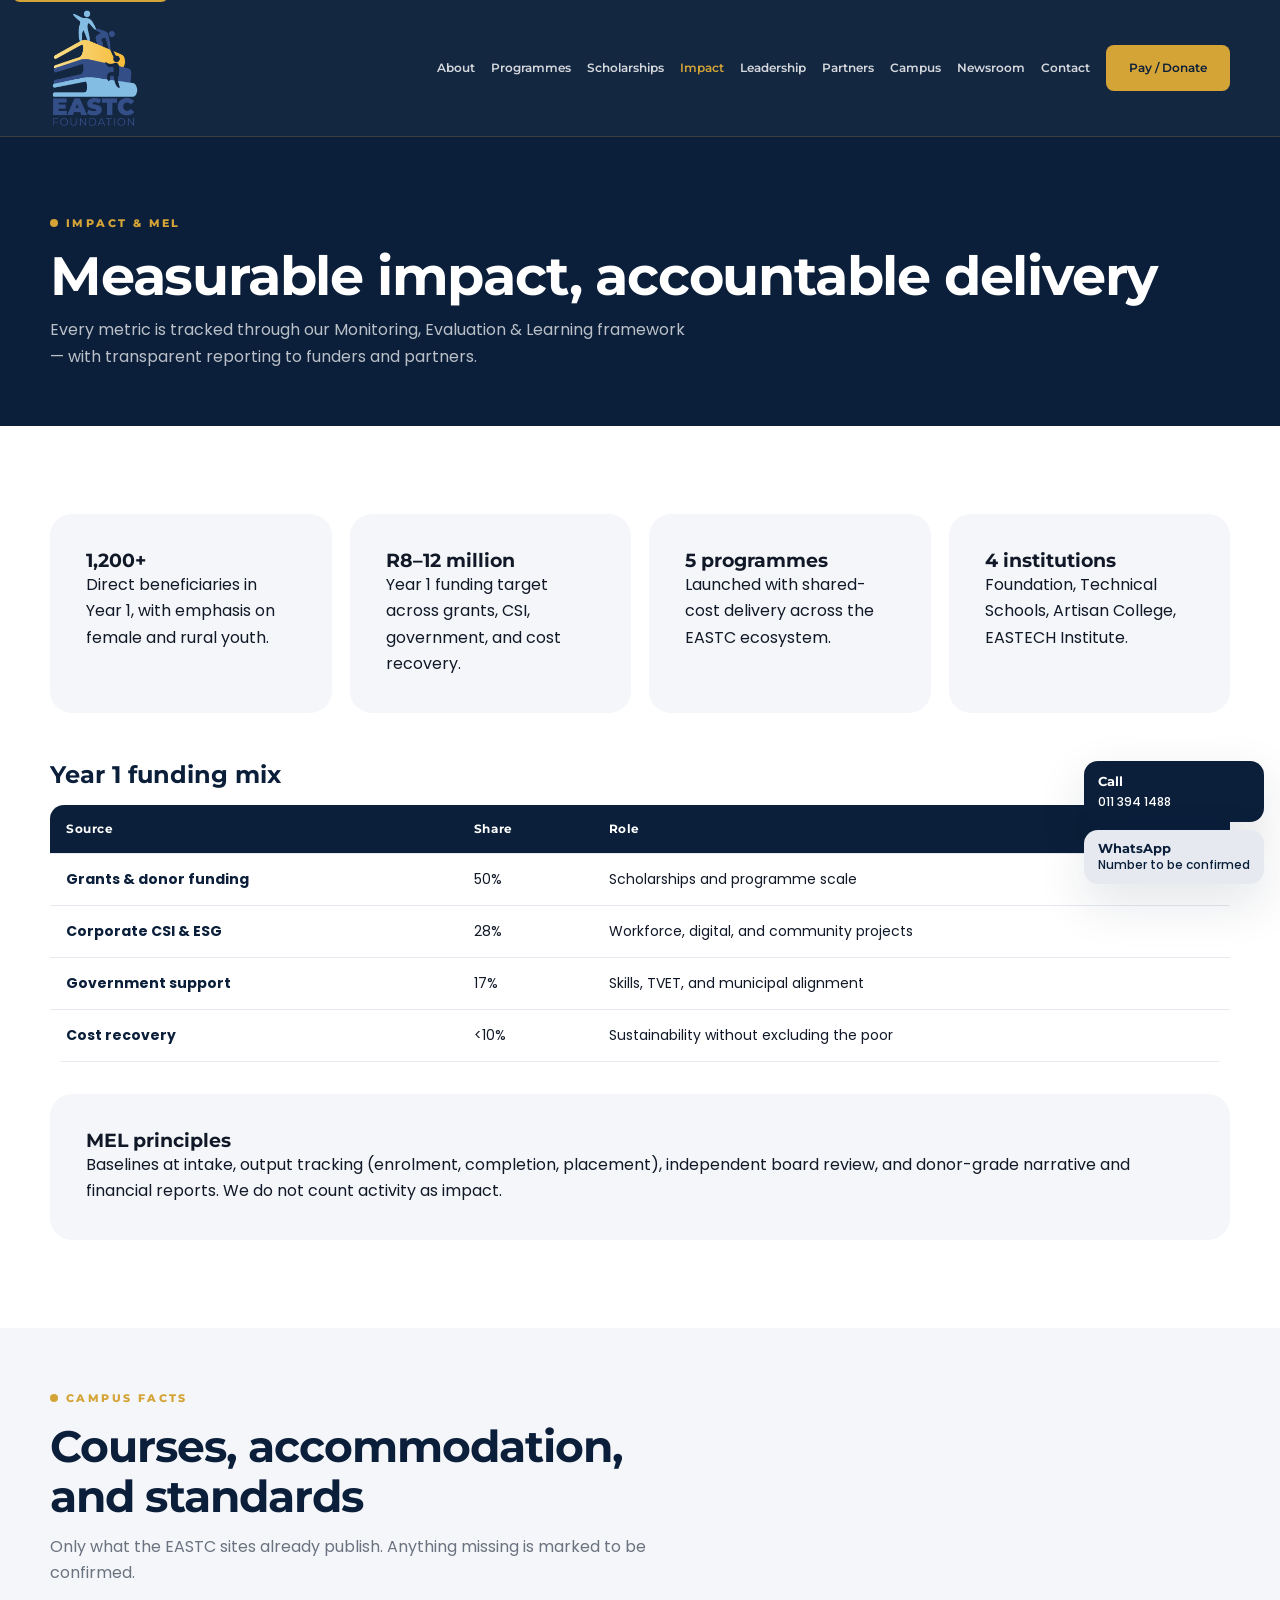
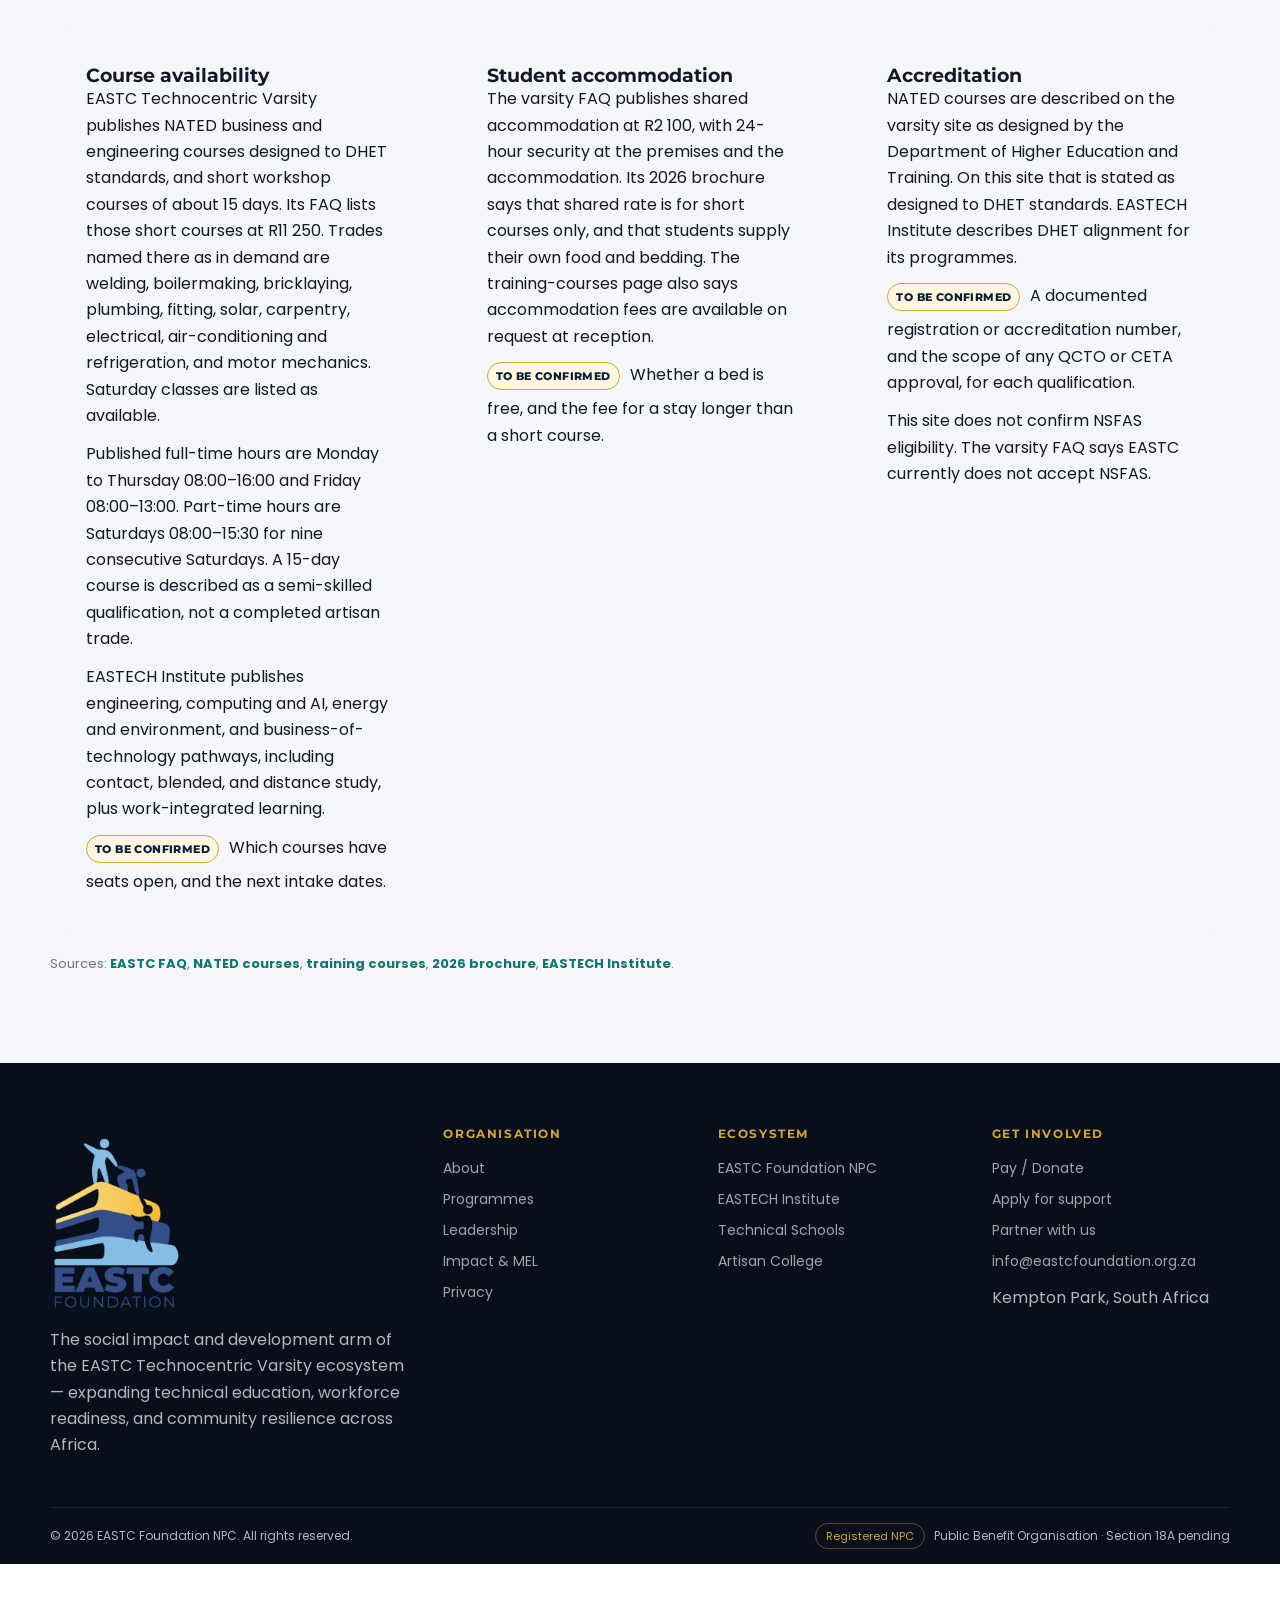
<file: impact.html>
<!DOCTYPE html>
<html lang="en">
<head>
<meta charset="UTF-8">
<meta name="viewport" content="width=device-width, initial-scale=1.0">
<title>Impact | EASTC Foundation NPC</title>
<meta name="description" content="Year 1 impact targets, funding mix, and MEL framework.">
<link rel="preconnect" href="https://fonts.googleapis.com">
<link rel="preconnect" href="https://fonts.gstatic.com" crossorigin>
<link href="https://fonts.googleapis.com/css2?family=Montserrat:wght@500;600;700;800;900&family=Poppins:wght@400;500;600;700&display=swap" rel="stylesheet">
<link rel="icon" href="assets/img/favicon.ico" sizes="any">
<link rel="icon" type="image/png" sizes="32x32" href="assets/img/favicon-32.png">
<link rel="icon" type="image/png" sizes="180x180" href="assets/img/favicon-180.png">
<link rel="icon" type="image/png" sizes="192x192" href="assets/img/favicon-192.png">
<link rel="icon" type="image/png" sizes="512x512" href="assets/img/favicon-512.png">
<link rel="apple-touch-icon" href="assets/img/apple-touch-icon.png">
<meta property="og:image" content="https://eastechfoundation.co.za/assets/img/og-image.png">
<meta property="og:image:width" content="1200">
<meta property="og:image:height" content="630">
<meta property="og:image:alt" content="EASTC Foundation">
<meta name="twitter:card" content="summary_large_image">
<meta name="twitter:image" content="https://eastechfoundation.co.za/assets/img/og-image.png">
<link rel="stylesheet" href="assets/css/site.css">
</head>
<body class="foundation">
<a class="skip" href="#main">Skip to content</a>


<header class="nav">
  <div class="wrap nav-inner">
    <a class="brand" href="index.html">
      <img class="brand-logo" src="assets/img/eastc-foundation-logo.png" srcset="assets/img/eastc-foundation-logo.png 1x, assets/img/eastc-foundation-logo@3x.png 3x" width="683" height="916" alt="EASTC Foundation">
    </a>
    <button class="menu-btn" aria-label="Menu">☰</button>
    <nav class="nav-links">
      <a href="about.html">About</a>
      <a href="programs.html">Programmes</a>
      <a href="scholarships.html">Scholarships</a>
      <a href="impact.html">Impact</a>
      <a href="leadership.html">Leadership</a>
      <a href="partners.html">Partners</a>
      <a href="campus.html">Campus</a>
      <a href="newsroom.html">Newsroom</a>
      <a href="contact.html">Contact</a>
      <a class="btn btn-gold" href="pay.html">Pay / Donate</a>
    </nav>
  </div>
</header>

<main id="main">
<section class="page-hero"><div class="wrap"><div class="eyebrow">Impact &amp; MEL</div><h1>Measurable impact, accountable delivery</h1><p>Every metric is tracked through our Monitoring, Evaluation &amp; Learning framework — with transparent reporting to funders and partners.</p></div></section>
<section>
  <div class="wrap">
    <div class="grid-4">
      <div class="panel"><h3>1,200+</h3><p>Direct beneficiaries in Year 1, with emphasis on female and rural youth.</p></div>
      <div class="panel"><h3>R8–12 million</h3><p>Year 1 funding target across grants, CSI, government, and cost recovery.</p></div>
      <div class="panel"><h3>5 programmes</h3><p>Launched with shared-cost delivery across the EASTC ecosystem.</p></div>
      <div class="panel"><h3>4 institutions</h3><p>Foundation, Technical Schools, Artisan College, EASTECH Institute.</p></div>
    </div>
    <h2 style="margin:48px 0 16px;color:var(--navy)">Year 1 funding mix</h2><div class="table-wrap">
    <table>
      <thead><tr><th>Source</th><th>Share</th><th>Role</th></tr></thead>
      <tbody>
        <tr><td><strong>Grants &amp; donor funding</strong></td><td>50%</td><td>Scholarships and programme scale</td></tr>
        <tr><td><strong>Corporate CSI &amp; ESG</strong></td><td>28%</td><td>Workforce, digital, and community projects</td></tr>
        <tr><td><strong>Government support</strong></td><td>17%</td><td>Skills, TVET, and municipal alignment</td></tr>
        <tr><td><strong>Cost recovery</strong></td><td>&lt;10%</td><td>Sustainability without excluding the poor</td></tr>
      </tbody>
    </table>
    </div>
    <div class="panel" style="margin-top:32px">
      <h3>MEL principles</h3>
      <p>Baselines at intake, output tracking (enrolment, completion, placement), independent board review, and donor-grade narrative and financial reports. We do not count activity as impact.</p>
    </div>
  </div>
</section>

</main>
<footer>
  <div class="wrap foot-grid">
    <div>
      <a class="brand" href="index.html" style="margin-bottom:16px;display:inline-flex">
        <img class="brand-logo" src="assets/img/eastc-foundation-logo.png" srcset="assets/img/eastc-foundation-logo.png 1x, assets/img/eastc-foundation-logo@3x.png 3x" width="683" height="916" alt="EASTC Foundation">
      </a>
      <p>The social impact and development arm of the EASTC Technocentric Varsity ecosystem — expanding technical education, workforce readiness, and community resilience across Africa.</p>
    </div>
    <div>
      <h4>Organisation</h4>
      <a href="about.html">About</a>
      <a href="programs.html">Programmes</a>
      <a href="leadership.html">Leadership</a>
      <a href="impact.html">Impact &amp; MEL</a>
      <a href="privacy.html">Privacy</a>
    </div>
    <div>
      <h4>Ecosystem</h4>
      <a href="index.html">EASTC Foundation NPC</a>
      <a href="https://eastech-institute.co.za/">EASTECH Institute</a>
      <a href="partners.html">Technical Schools</a>
      <a href="partners.html">Artisan College</a>
    </div>
    <div>
      <h4>Get involved</h4>
      <a href="pay.html">Pay / Donate</a>
      <a href="apply.html">Apply for support</a>
      <a href="partners.html">Partner with us</a>
      <a href="mailto:info@eastcfoundation.org.za">info@eastcfoundation.org.za</a>
      <p style="margin-top:12px">Kempton Park, South Africa</p>
    </div>
  </div>
  <div class="wrap legal">
    <div>&copy; <span data-year></span> EASTC Foundation NPC. All rights reserved.</div>
    <div><span class="badge">Registered NPC</span> &nbsp; Public Benefit Organisation · Section 18A pending</div>
  </div>
</footer>

<script src="assets/js/site-config.js"></script>
<script src="assets/js/site.js"></script>
</body>
</html>
</file>
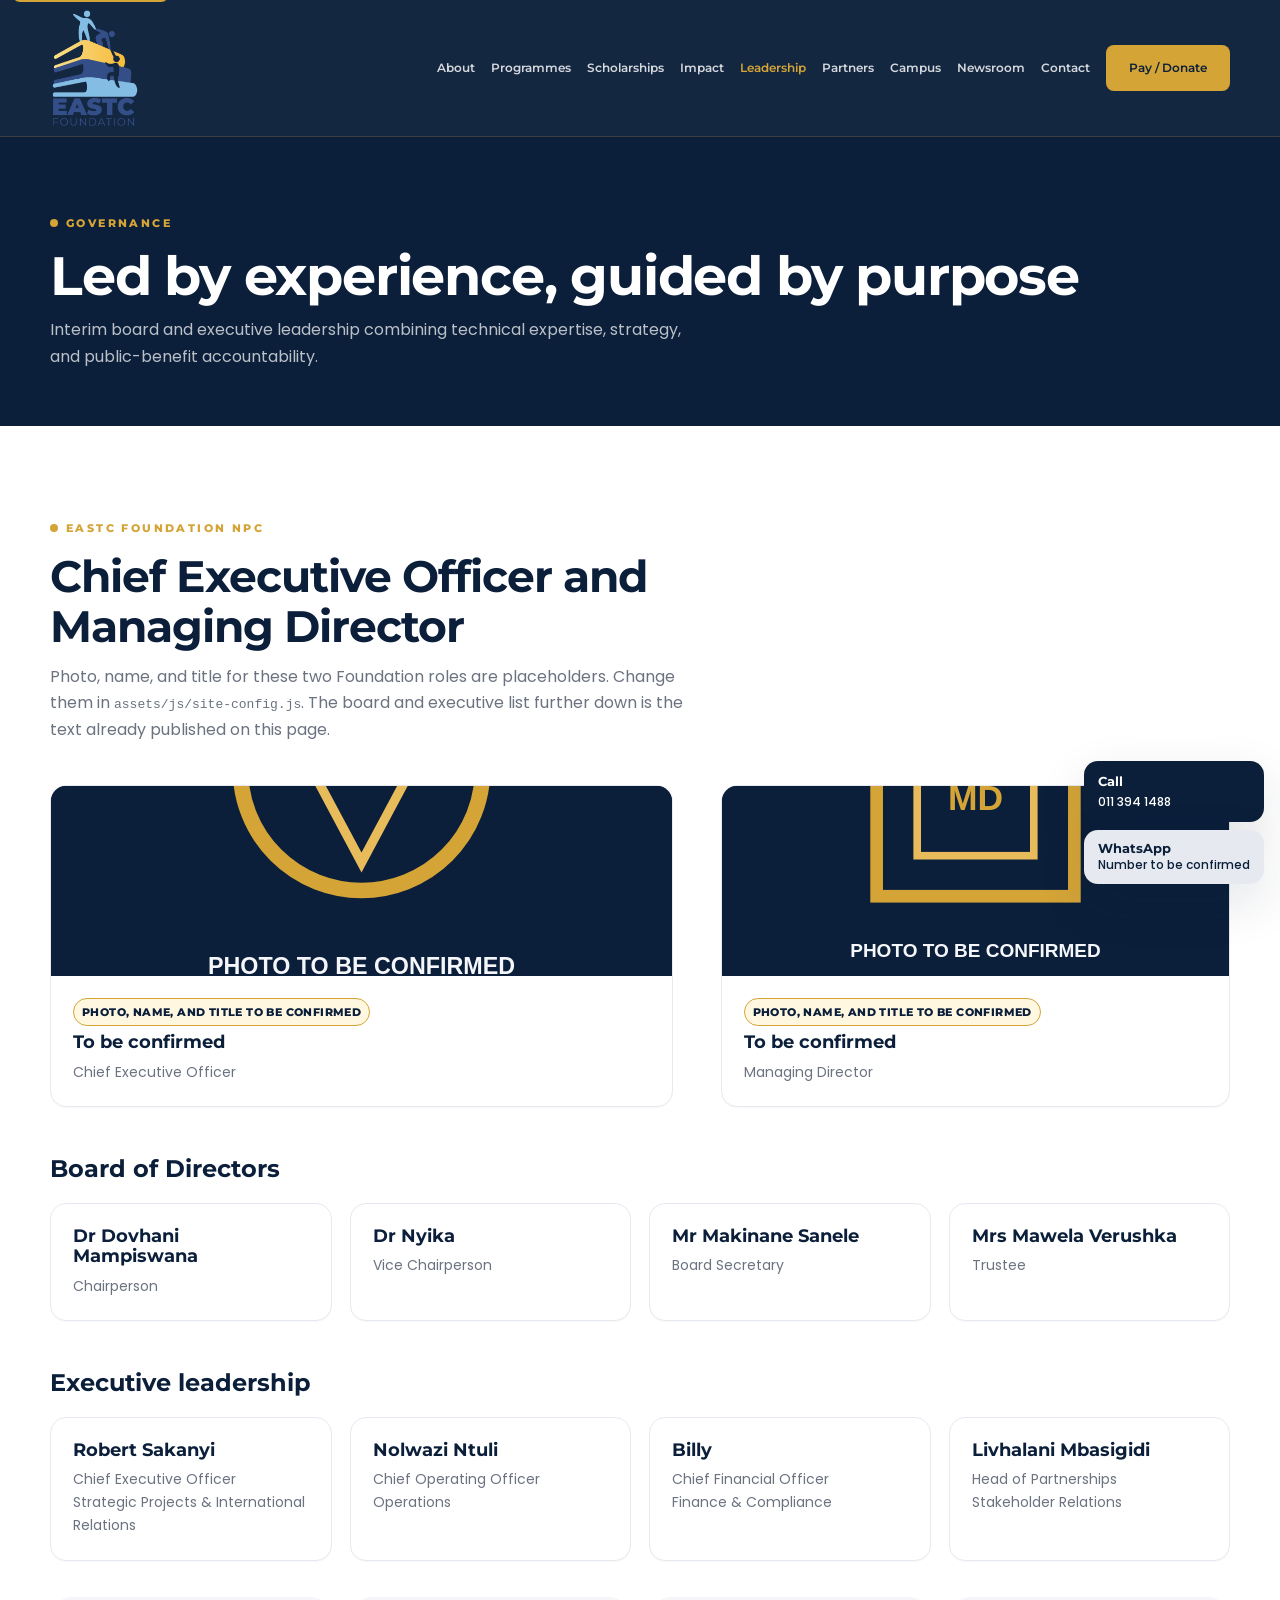
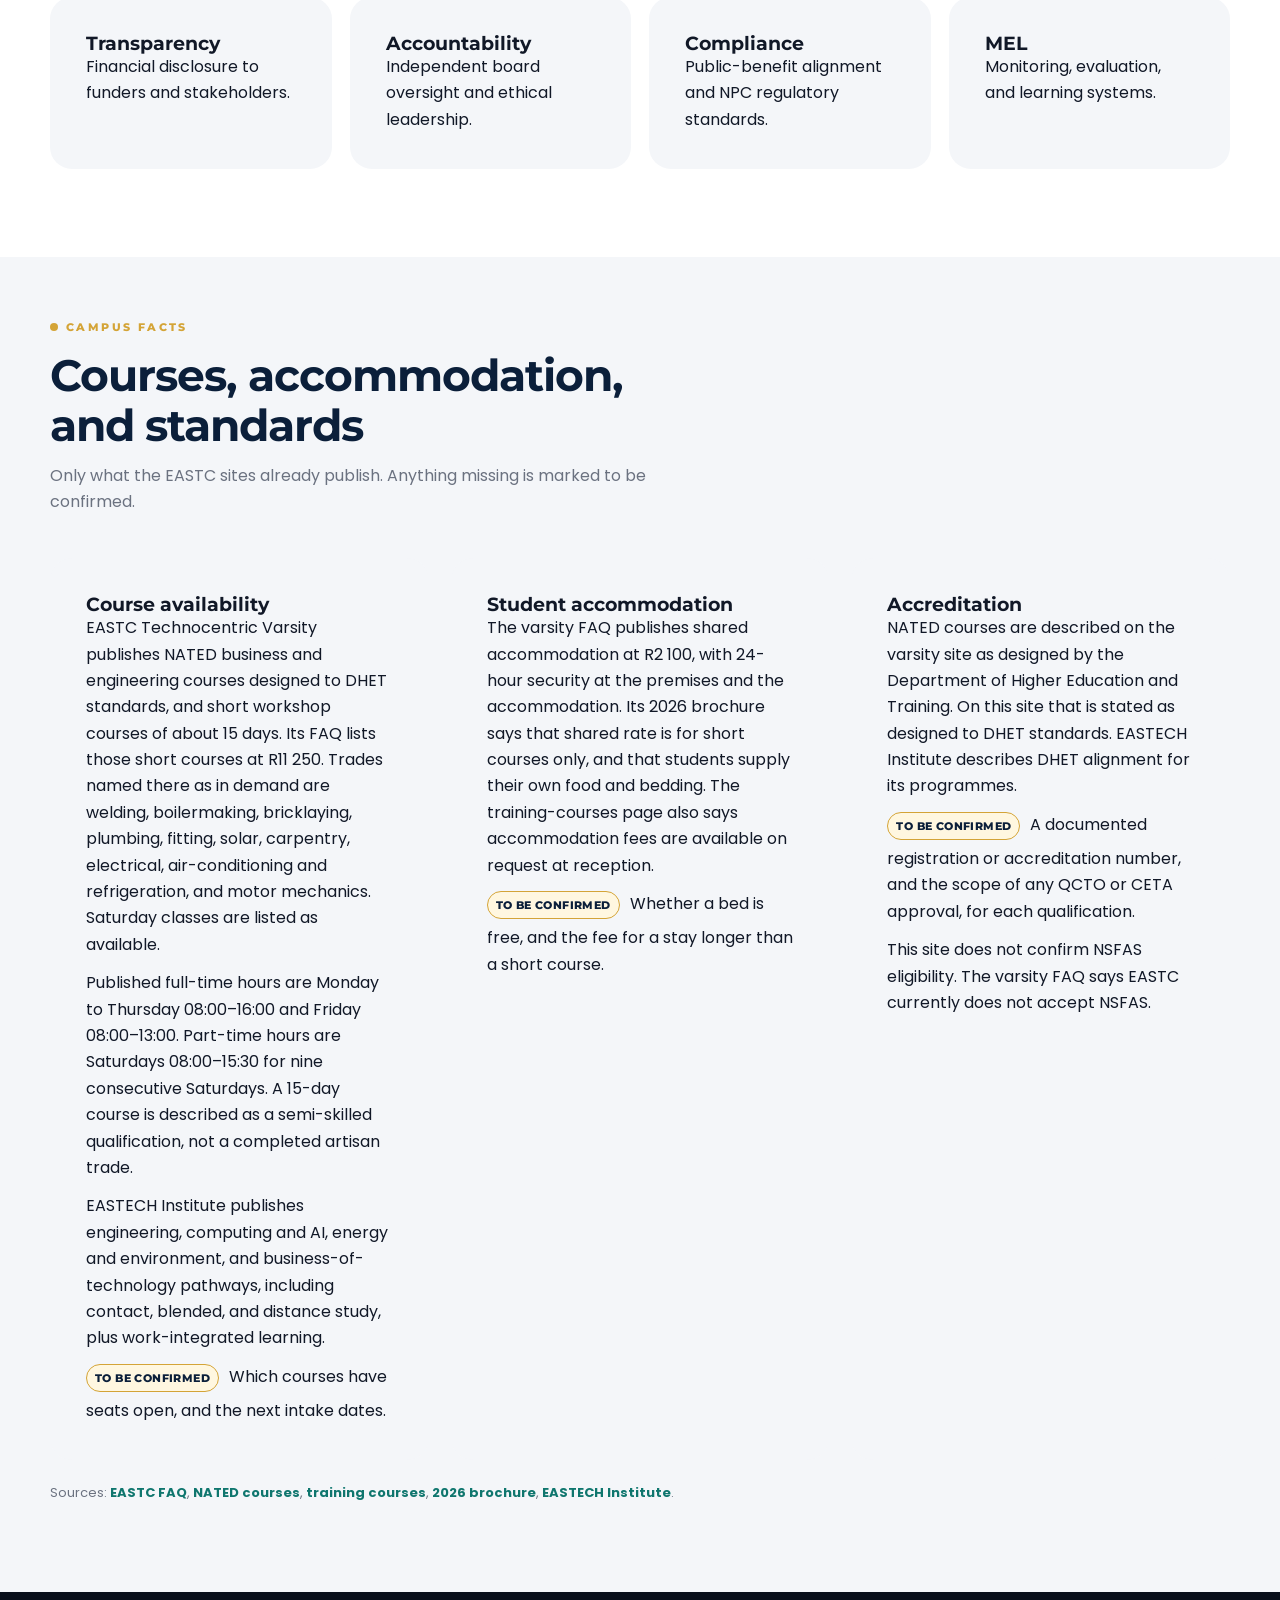
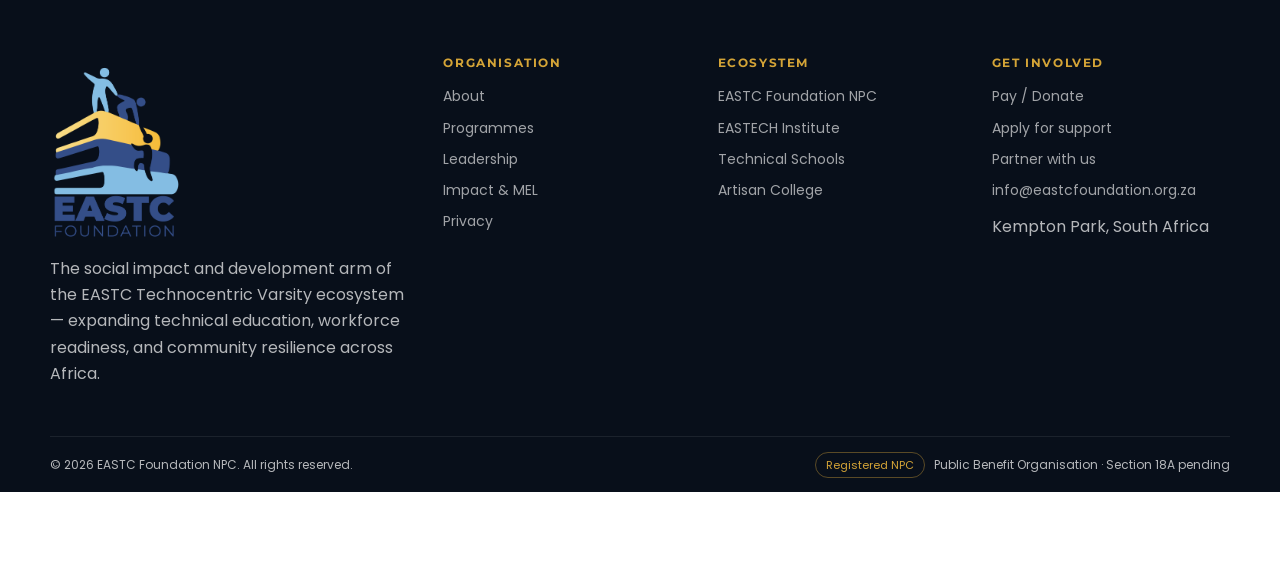
<file: leadership.html>
<!DOCTYPE html>
<html lang="en">
<head>
<meta charset="UTF-8">
<meta name="viewport" content="width=device-width, initial-scale=1.0">
<title>Leadership | EASTC Foundation NPC</title>
<meta name="description" content="Board of Directors and executive leadership of EASTC Foundation NPC.">
<link rel="preconnect" href="https://fonts.googleapis.com">
<link rel="preconnect" href="https://fonts.gstatic.com" crossorigin>
<link href="https://fonts.googleapis.com/css2?family=Montserrat:wght@500;600;700;800;900&family=Poppins:wght@400;500;600;700&display=swap" rel="stylesheet">
<link rel="icon" href="assets/img/favicon.ico" sizes="any">
<link rel="icon" type="image/png" sizes="32x32" href="assets/img/favicon-32.png">
<link rel="icon" type="image/png" sizes="180x180" href="assets/img/favicon-180.png">
<link rel="icon" type="image/png" sizes="192x192" href="assets/img/favicon-192.png">
<link rel="icon" type="image/png" sizes="512x512" href="assets/img/favicon-512.png">
<link rel="apple-touch-icon" href="assets/img/apple-touch-icon.png">
<meta property="og:image" content="https://eastechfoundation.co.za/assets/img/og-image.png">
<meta property="og:image:width" content="1200">
<meta property="og:image:height" content="630">
<meta property="og:image:alt" content="EASTC Foundation">
<meta name="twitter:card" content="summary_large_image">
<meta name="twitter:image" content="https://eastechfoundation.co.za/assets/img/og-image.png">
<link rel="stylesheet" href="assets/css/site.css">
</head>
<body class="foundation">
<a class="skip" href="#main">Skip to content</a>


<header class="nav">
  <div class="wrap nav-inner">
    <a class="brand" href="index.html">
      <img class="brand-logo" src="assets/img/eastc-foundation-logo.png" srcset="assets/img/eastc-foundation-logo.png 1x, assets/img/eastc-foundation-logo@3x.png 3x" width="683" height="916" alt="EASTC Foundation">
    </a>
    <button class="menu-btn" aria-label="Menu">☰</button>
    <nav class="nav-links">
      <a href="about.html">About</a>
      <a href="programs.html">Programmes</a>
      <a href="scholarships.html">Scholarships</a>
      <a href="impact.html">Impact</a>
      <a href="leadership.html">Leadership</a>
      <a href="partners.html">Partners</a>
      <a href="campus.html">Campus</a>
      <a href="newsroom.html">Newsroom</a>
      <a href="contact.html">Contact</a>
      <a class="btn btn-gold" href="pay.html">Pay / Donate</a>
    </nav>
  </div>
</header>

<main id="main">
<section class="page-hero"><div class="wrap"><div class="eyebrow">Governance</div><h1>Led by experience, guided by purpose</h1><p>Interim board and executive leadership combining technical expertise, strategy, and public-benefit accountability.</p></div></section>
<section>
  <div class="wrap">
    <div class="section-head">
      <div class="eyebrow">EASTC Foundation NPC</div>
      <h2>Chief Executive Officer and Managing Director</h2>
      <p>Photo, name, and title for these two Foundation roles are placeholders. Change them in <code>assets/js/site-config.js</code>. The board and executive list further down is the text already published on this page.</p>
    </div>
    <div class="grid-2" style="align-items:stretch;margin-bottom:48px">
      <article class="card" data-leader="ceo">
        <img class="leader-photo" src="assets/img/leadership/ceo-placeholder.svg" alt="Placeholder graphic for the Foundation Chief Executive Officer. Not a photograph of a person.">
        <div class="card-body">
          <span class="placeholder-tag">Photo, name, and title to be confirmed</span>
          <h3 data-leader-name>To be confirmed</h3>
          <p data-leader-title>Chief Executive Officer</p>
        </div>
      </article>
      <article class="card" data-leader="managingDirector">
        <img class="leader-photo" src="assets/img/leadership/md-placeholder.svg" alt="Placeholder graphic for the Foundation Managing Director. Not a photograph of a person.">
        <div class="card-body">
          <span class="placeholder-tag">Photo, name, and title to be confirmed</span>
          <h3 data-leader-name>To be confirmed</h3>
          <p data-leader-title>Managing Director</p>
        </div>
      </article>
    </div>
    <h2 style="color:var(--navy);margin-bottom:20px">Board of Directors</h2>
    <div class="grid-4">
      <article class="card"><div class="card-body"><h3>Dr Dovhani Mampiswana</h3><p>Chairperson</p></div></article>
      <article class="card"><div class="card-body"><h3>Dr Nyika</h3><p>Vice Chairperson</p></div></article>
      <article class="card"><div class="card-body"><h3>Mr Makinane Sanele</h3><p>Board Secretary</p></div></article>
      <article class="card"><div class="card-body"><h3>Mrs Mawela Verushka</h3><p>Trustee</p></div></article>
    </div>
    <h2 style="color:var(--navy);margin:48px 0 20px">Executive leadership</h2>
    <div class="grid-4">
      <article class="card"><div class="card-body"><h3>Robert Sakanyi</h3><p>Chief Executive Officer<br>Strategic Projects &amp; International Relations</p></div></article>
      <article class="card"><div class="card-body"><h3>Nolwazi Ntuli</h3><p>Chief Operating Officer<br>Operations</p></div></article>
      <article class="card"><div class="card-body"><h3>Billy</h3><p>Chief Financial Officer<br>Finance &amp; Compliance</p></div></article>
      <article class="card"><div class="card-body"><h3>Livhalani Mbasigidi</h3><p>Head of Partnerships<br>Stakeholder Relations</p></div></article>
    </div>
    <div class="grid-4" style="margin-top:36px">
      <div class="panel"><h3>Transparency</h3><p>Financial disclosure to funders and stakeholders.</p></div>
      <div class="panel"><h3>Accountability</h3><p>Independent board oversight and ethical leadership.</p></div>
      <div class="panel"><h3>Compliance</h3><p>Public-benefit alignment and NPC regulatory standards.</p></div>
      <div class="panel"><h3>MEL</h3><p>Monitoring, evaluation, and learning systems.</p></div>
    </div>
  </div>
</section>

</main>
<footer>
  <div class="wrap foot-grid">
    <div>
      <a class="brand" href="index.html" style="margin-bottom:16px;display:inline-flex">
        <img class="brand-logo" src="assets/img/eastc-foundation-logo.png" srcset="assets/img/eastc-foundation-logo.png 1x, assets/img/eastc-foundation-logo@3x.png 3x" width="683" height="916" alt="EASTC Foundation">
      </a>
      <p>The social impact and development arm of the EASTC Technocentric Varsity ecosystem — expanding technical education, workforce readiness, and community resilience across Africa.</p>
    </div>
    <div>
      <h4>Organisation</h4>
      <a href="about.html">About</a>
      <a href="programs.html">Programmes</a>
      <a href="leadership.html">Leadership</a>
      <a href="impact.html">Impact &amp; MEL</a>
      <a href="privacy.html">Privacy</a>
    </div>
    <div>
      <h4>Ecosystem</h4>
      <a href="index.html">EASTC Foundation NPC</a>
      <a href="https://eastech-institute.co.za/">EASTECH Institute</a>
      <a href="partners.html">Technical Schools</a>
      <a href="partners.html">Artisan College</a>
    </div>
    <div>
      <h4>Get involved</h4>
      <a href="pay.html">Pay / Donate</a>
      <a href="apply.html">Apply for support</a>
      <a href="partners.html">Partner with us</a>
      <a href="mailto:info@eastcfoundation.org.za">info@eastcfoundation.org.za</a>
      <p style="margin-top:12px">Kempton Park, South Africa</p>
    </div>
  </div>
  <div class="wrap legal">
    <div>&copy; <span data-year></span> EASTC Foundation NPC. All rights reserved.</div>
    <div><span class="badge">Registered NPC</span> &nbsp; Public Benefit Organisation · Section 18A pending</div>
  </div>
</footer>

<script src="assets/js/site.js"></script>
</body>
</html>
</file>
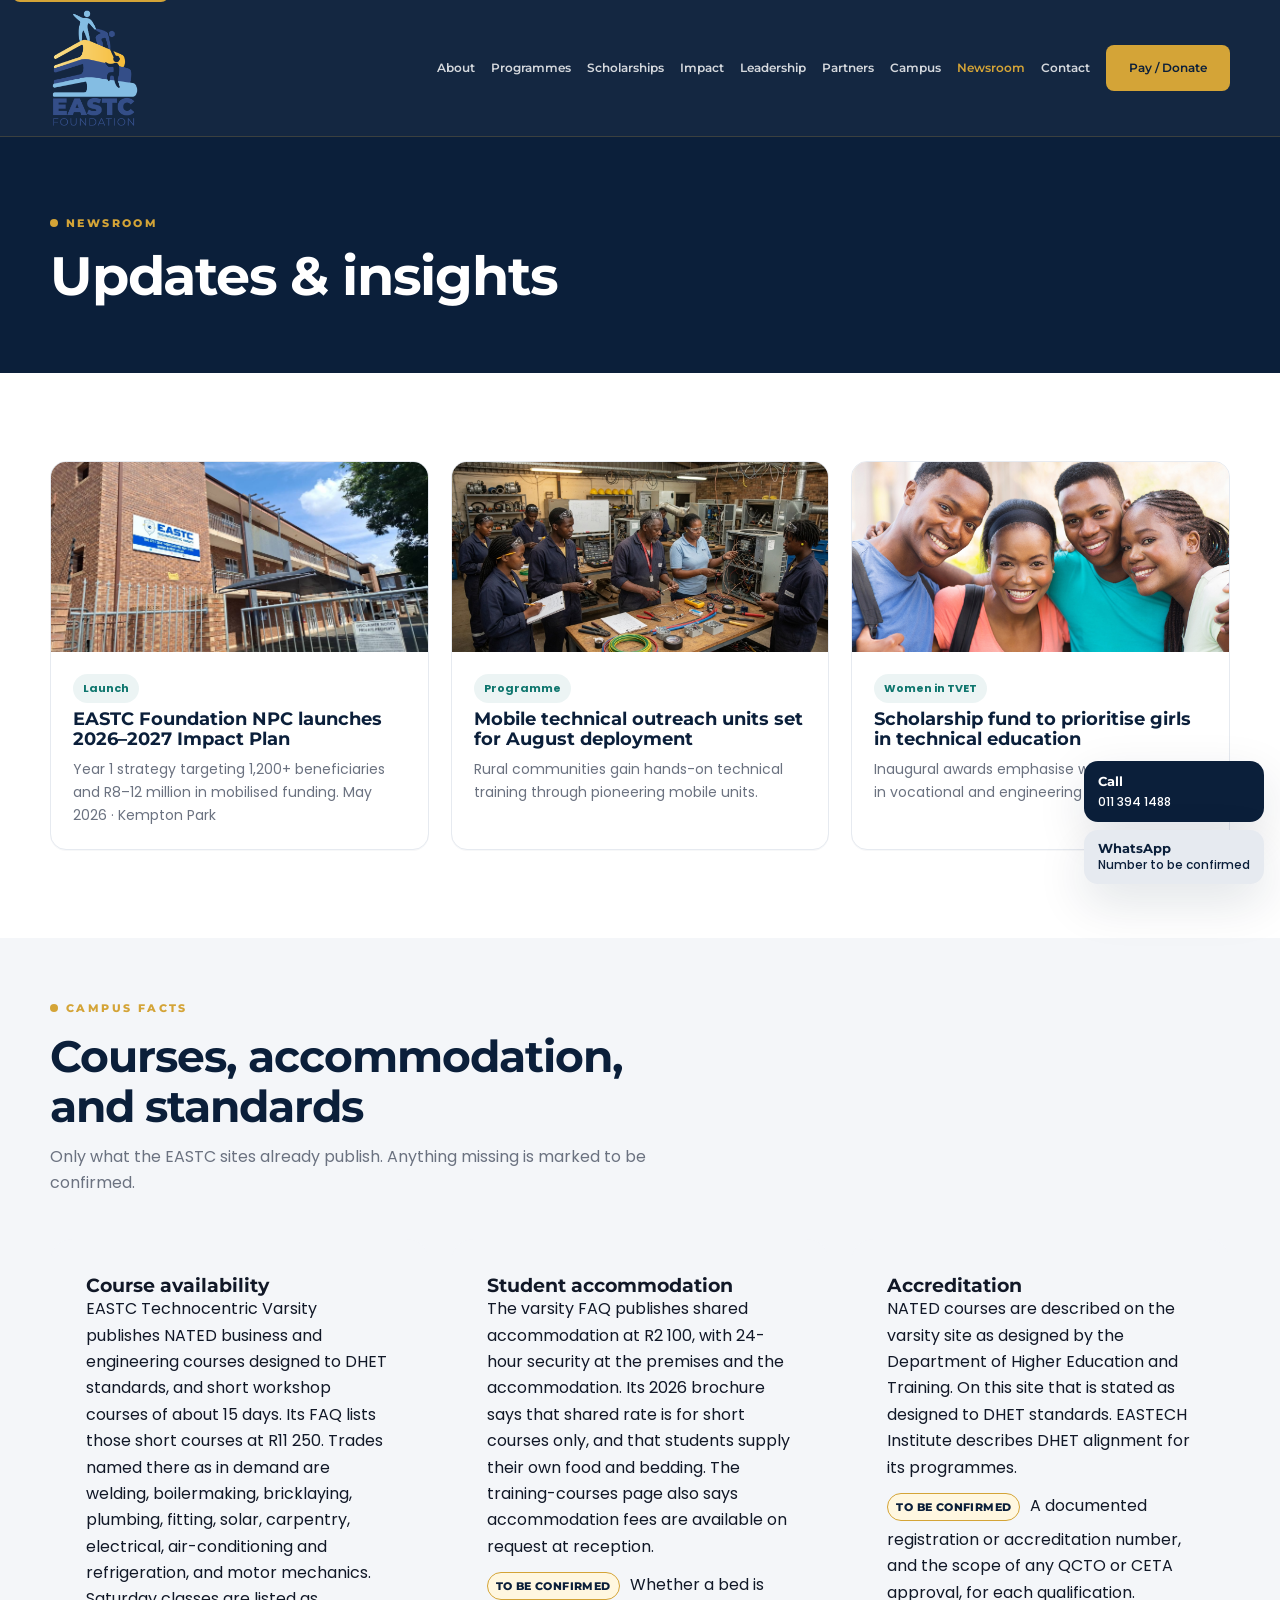
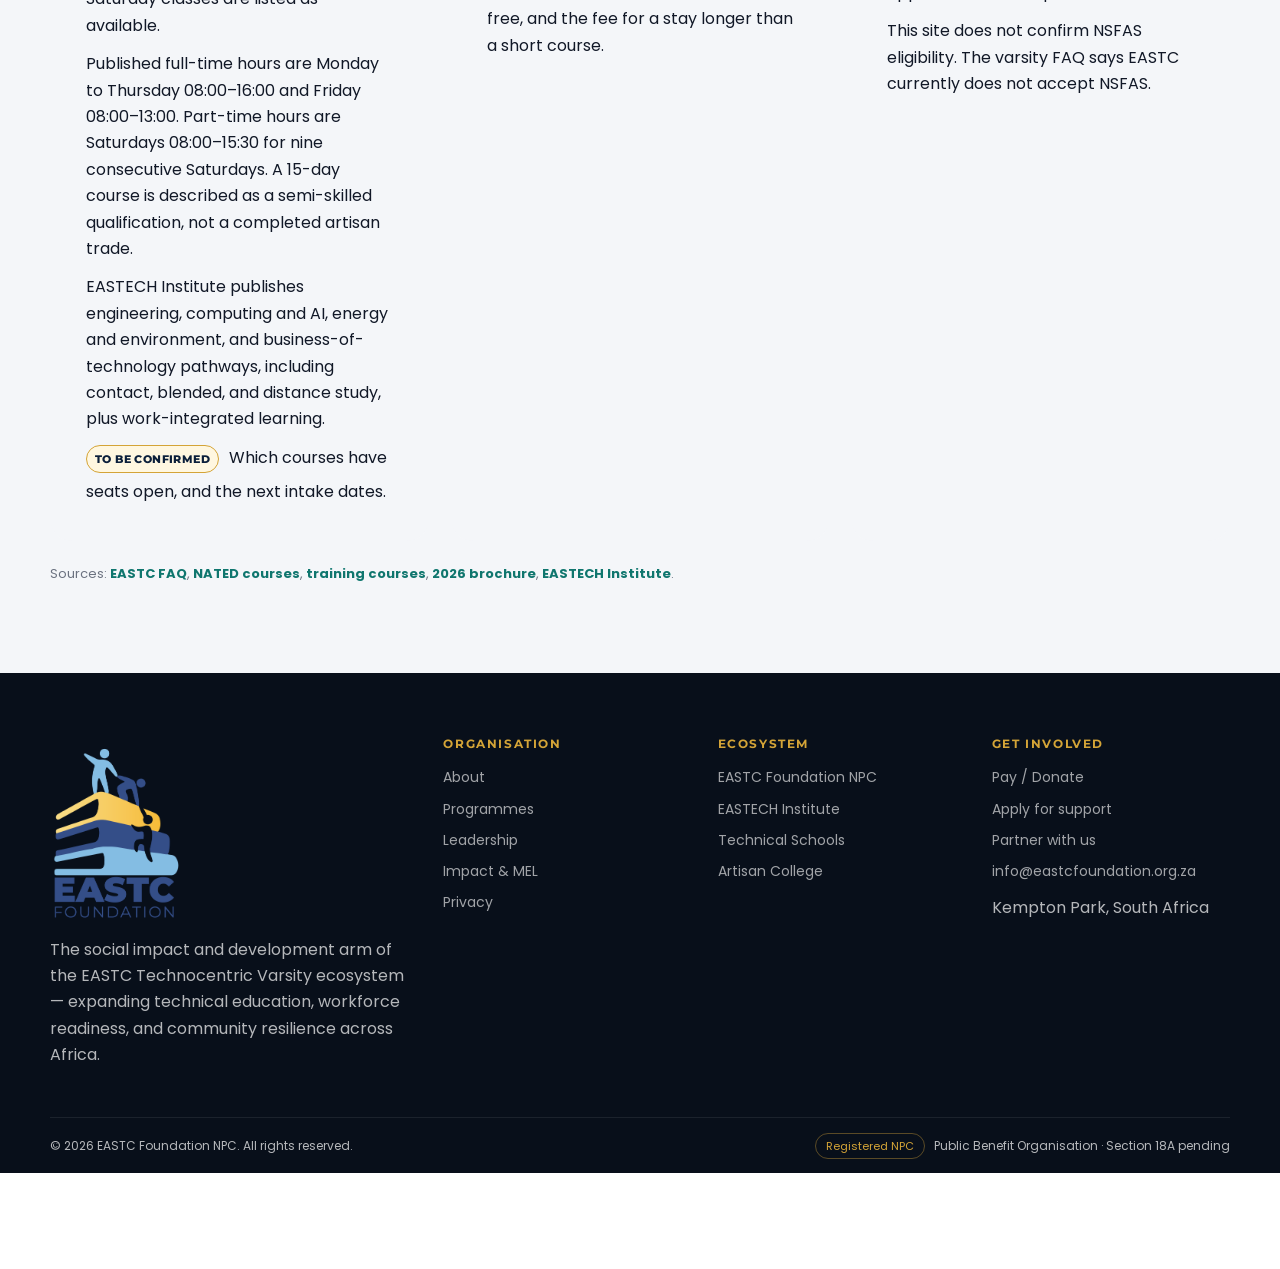
<file: newsroom.html>
<!DOCTYPE html>
<html lang="en">
<head>
<meta charset="UTF-8">
<meta name="viewport" content="width=device-width, initial-scale=1.0">
<title>Newsroom | EASTC Foundation NPC</title>
<meta name="description" content="News and updates from EASTC Foundation.">
<link rel="preconnect" href="https://fonts.googleapis.com">
<link rel="preconnect" href="https://fonts.gstatic.com" crossorigin>
<link href="https://fonts.googleapis.com/css2?family=Montserrat:wght@500;600;700;800;900&family=Poppins:wght@400;500;600;700&display=swap" rel="stylesheet">
<link rel="icon" href="assets/img/favicon.ico" sizes="any">
<link rel="icon" type="image/png" sizes="32x32" href="assets/img/favicon-32.png">
<link rel="icon" type="image/png" sizes="180x180" href="assets/img/favicon-180.png">
<link rel="icon" type="image/png" sizes="192x192" href="assets/img/favicon-192.png">
<link rel="icon" type="image/png" sizes="512x512" href="assets/img/favicon-512.png">
<link rel="apple-touch-icon" href="assets/img/apple-touch-icon.png">
<meta property="og:image" content="https://eastechfoundation.co.za/assets/img/og-image.png">
<meta property="og:image:width" content="1200">
<meta property="og:image:height" content="630">
<meta property="og:image:alt" content="EASTC Foundation">
<meta name="twitter:card" content="summary_large_image">
<meta name="twitter:image" content="https://eastechfoundation.co.za/assets/img/og-image.png">
<link rel="stylesheet" href="assets/css/site.css">
</head>
<body class="foundation">
<a class="skip" href="#main">Skip to content</a>


<header class="nav">
  <div class="wrap nav-inner">
    <a class="brand" href="index.html">
      <img class="brand-logo" src="assets/img/eastc-foundation-logo.png" srcset="assets/img/eastc-foundation-logo.png 1x, assets/img/eastc-foundation-logo@3x.png 3x" width="683" height="916" alt="EASTC Foundation">
    </a>
    <button class="menu-btn" aria-label="Menu">☰</button>
    <nav class="nav-links">
      <a href="about.html">About</a>
      <a href="programs.html">Programmes</a>
      <a href="scholarships.html">Scholarships</a>
      <a href="impact.html">Impact</a>
      <a href="leadership.html">Leadership</a>
      <a href="partners.html">Partners</a>
      <a href="campus.html">Campus</a>
      <a href="newsroom.html">Newsroom</a>
      <a href="contact.html">Contact</a>
      <a class="btn btn-gold" href="pay.html">Pay / Donate</a>
    </nav>
  </div>
</header>

<main id="main">
<section class="page-hero"><div class="wrap"><div class="eyebrow">Newsroom</div><h1>Updates &amp; insights</h1></div></section>
<section>
  <div class="wrap grid-3">
    <article class="card"><img src="assets/img/eastc/nated-building.jpg" alt="EASTC Technocentric Varsity brick building" loading="lazy"><div class="card-body"><span class="tag">Launch</span><h3>EASTC Foundation NPC launches 2026–2027 Impact Plan</h3><p>Year 1 strategy targeting 1,200+ beneficiaries and R8–12 million in mobilised funding. May 2026 · Kempton Park</p></div></article>
    <article class="card"><img src="assets/img/eastc/workshop.jpg" alt="EASTC workshop training" loading="lazy"><div class="card-body"><span class="tag">Programme</span><h3>Mobile technical outreach units set for August deployment</h3><p>Rural communities gain hands-on technical training through pioneering mobile units.</p></div></article>
    <article class="card"><img src="assets/img/eastc/workshop-students.jpg" alt="EASTC students in a workshop" loading="lazy"><div class="card-body"><span class="tag">Women in TVET</span><h3>Scholarship fund to prioritise girls in technical education</h3><p>Inaugural awards emphasise women and girls in vocational and engineering pathways.</p></div></article>
  </div>
</section>

</main>
<footer>
  <div class="wrap foot-grid">
    <div>
      <a class="brand" href="index.html" style="margin-bottom:16px;display:inline-flex">
        <img class="brand-logo" src="assets/img/eastc-foundation-logo.png" srcset="assets/img/eastc-foundation-logo.png 1x, assets/img/eastc-foundation-logo@3x.png 3x" width="683" height="916" alt="EASTC Foundation">
      </a>
      <p>The social impact and development arm of the EASTC Technocentric Varsity ecosystem — expanding technical education, workforce readiness, and community resilience across Africa.</p>
    </div>
    <div>
      <h4>Organisation</h4>
      <a href="about.html">About</a>
      <a href="programs.html">Programmes</a>
      <a href="leadership.html">Leadership</a>
      <a href="impact.html">Impact &amp; MEL</a>
      <a href="privacy.html">Privacy</a>
    </div>
    <div>
      <h4>Ecosystem</h4>
      <a href="index.html">EASTC Foundation NPC</a>
      <a href="https://eastech-institute.co.za/">EASTECH Institute</a>
      <a href="partners.html">Technical Schools</a>
      <a href="partners.html">Artisan College</a>
    </div>
    <div>
      <h4>Get involved</h4>
      <a href="pay.html">Pay / Donate</a>
      <a href="apply.html">Apply for support</a>
      <a href="partners.html">Partner with us</a>
      <a href="mailto:info@eastcfoundation.org.za">info@eastcfoundation.org.za</a>
      <p style="margin-top:12px">Kempton Park, South Africa</p>
    </div>
  </div>
  <div class="wrap legal">
    <div>&copy; <span data-year></span> EASTC Foundation NPC. All rights reserved.</div>
    <div><span class="badge">Registered NPC</span> &nbsp; Public Benefit Organisation · Section 18A pending</div>
  </div>
</footer>

<script src="assets/js/site-config.js"></script>
<script src="assets/js/site.js"></script>
</body>
</html>
</file>
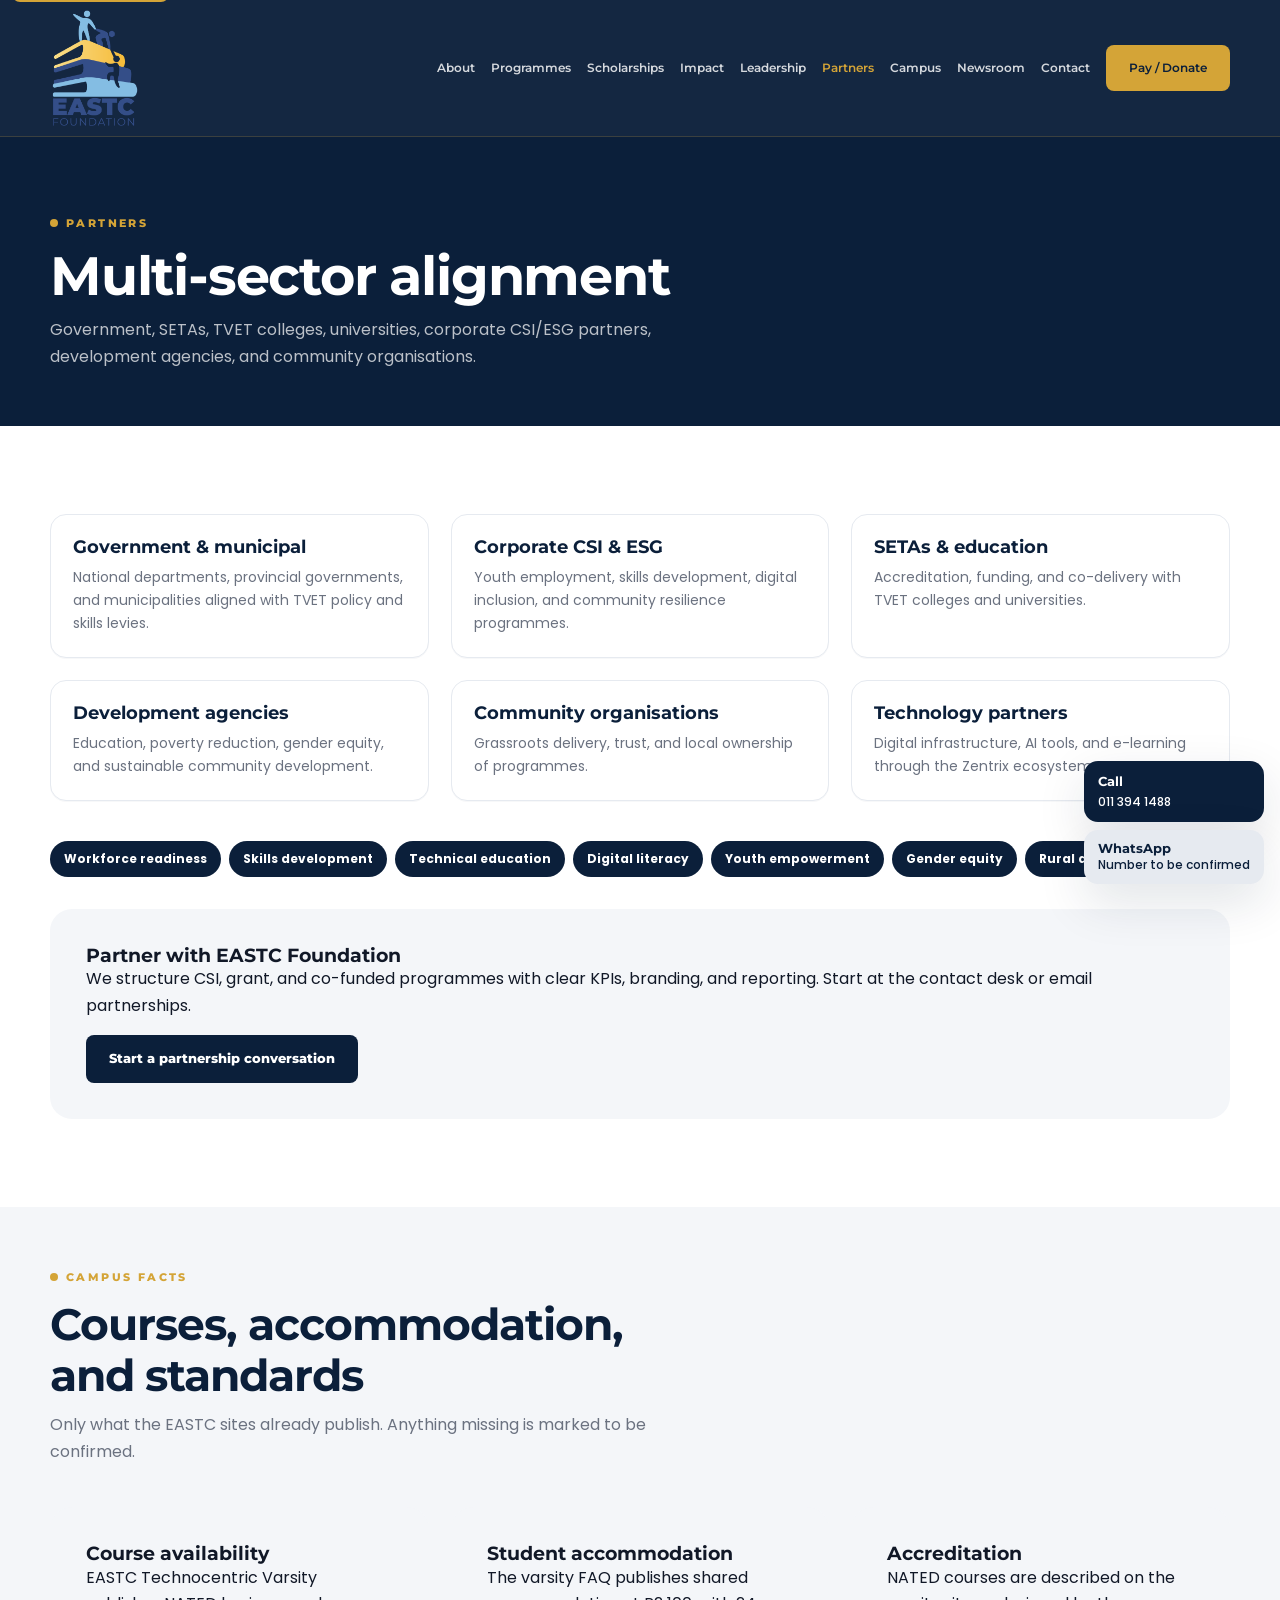
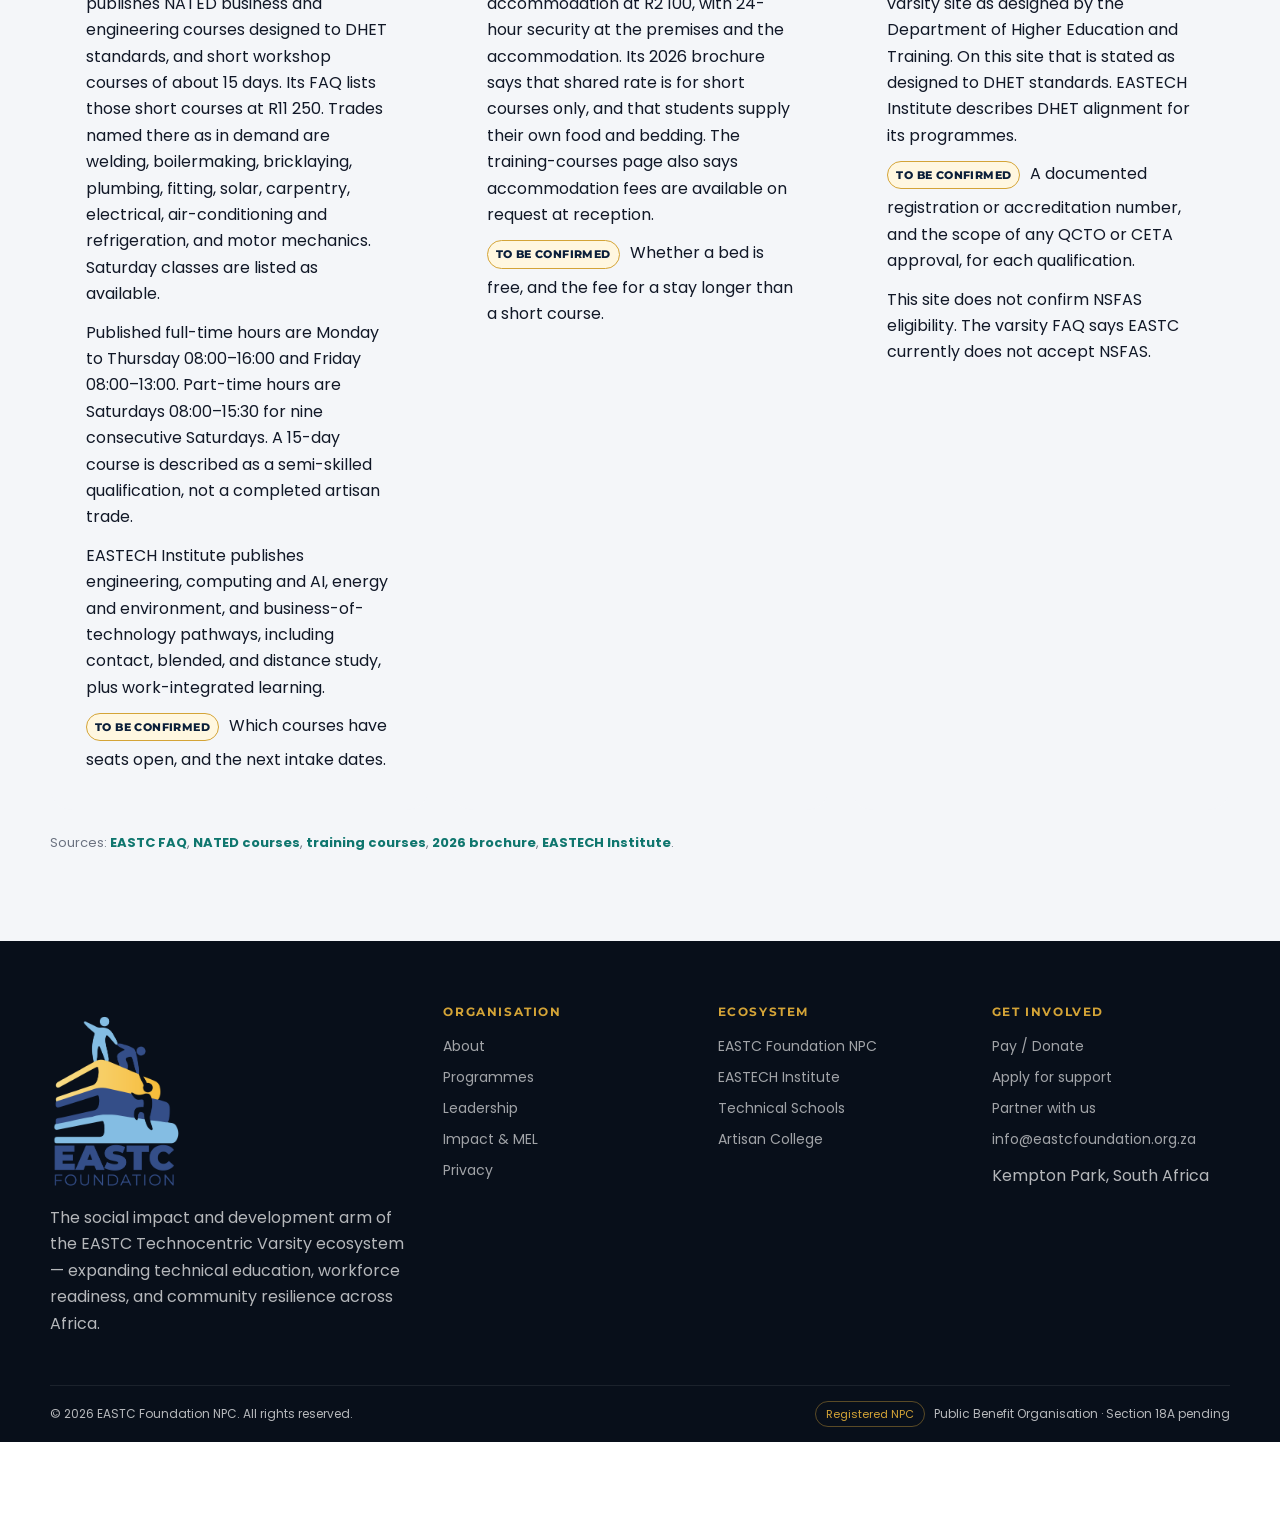
<file: partners.html>
<!DOCTYPE html>
<html lang="en">
<head>
<meta charset="UTF-8">
<meta name="viewport" content="width=device-width, initial-scale=1.0">
<title>Partners | EASTC Foundation NPC</title>
<meta name="description" content="Government, CSI, SETA, and development partners.">
<link rel="preconnect" href="https://fonts.googleapis.com">
<link rel="preconnect" href="https://fonts.gstatic.com" crossorigin>
<link href="https://fonts.googleapis.com/css2?family=Montserrat:wght@500;600;700;800;900&family=Poppins:wght@400;500;600;700&display=swap" rel="stylesheet">
<link rel="icon" href="assets/img/favicon.ico" sizes="any">
<link rel="icon" type="image/png" sizes="32x32" href="assets/img/favicon-32.png">
<link rel="icon" type="image/png" sizes="180x180" href="assets/img/favicon-180.png">
<link rel="icon" type="image/png" sizes="192x192" href="assets/img/favicon-192.png">
<link rel="icon" type="image/png" sizes="512x512" href="assets/img/favicon-512.png">
<link rel="apple-touch-icon" href="assets/img/apple-touch-icon.png">
<meta property="og:image" content="https://eastechfoundation.co.za/assets/img/og-image.png">
<meta property="og:image:width" content="1200">
<meta property="og:image:height" content="630">
<meta property="og:image:alt" content="EASTC Foundation">
<meta name="twitter:card" content="summary_large_image">
<meta name="twitter:image" content="https://eastechfoundation.co.za/assets/img/og-image.png">
<link rel="stylesheet" href="assets/css/site.css">
</head>
<body class="foundation">
<a class="skip" href="#main">Skip to content</a>


<header class="nav">
  <div class="wrap nav-inner">
    <a class="brand" href="index.html">
      <img class="brand-logo" src="assets/img/eastc-foundation-logo.png" srcset="assets/img/eastc-foundation-logo.png 1x, assets/img/eastc-foundation-logo@3x.png 3x" width="683" height="916" alt="EASTC Foundation">
    </a>
    <button class="menu-btn" aria-label="Menu">☰</button>
    <nav class="nav-links">
      <a href="about.html">About</a>
      <a href="programs.html">Programmes</a>
      <a href="scholarships.html">Scholarships</a>
      <a href="impact.html">Impact</a>
      <a href="leadership.html">Leadership</a>
      <a href="partners.html">Partners</a>
      <a href="campus.html">Campus</a>
      <a href="newsroom.html">Newsroom</a>
      <a href="contact.html">Contact</a>
      <a class="btn btn-gold" href="pay.html">Pay / Donate</a>
    </nav>
  </div>
</header>

<main id="main">
<section class="page-hero"><div class="wrap"><div class="eyebrow">Partners</div><h1>Multi-sector alignment</h1><p>Government, SETAs, TVET colleges, universities, corporate CSI/ESG partners, development agencies, and community organisations.</p></div></section>
<section>
  <div class="wrap grid-3">
    <article class="card"><div class="card-body"><h3>Government &amp; municipal</h3><p>National departments, provincial governments, and municipalities aligned with TVET policy and skills levies.</p></div></article>
    <article class="card"><div class="card-body"><h3>Corporate CSI &amp; ESG</h3><p>Youth employment, skills development, digital inclusion, and community resilience programmes.</p></div></article>
    <article class="card"><div class="card-body"><h3>SETAs &amp; education</h3><p>Accreditation, funding, and co-delivery with TVET colleges and universities.</p></div></article>
    <article class="card"><div class="card-body"><h3>Development agencies</h3><p>Education, poverty reduction, gender equity, and sustainable community development.</p></div></article>
    <article class="card"><div class="card-body"><h3>Community organisations</h3><p>Grassroots delivery, trust, and local ownership of programmes.</p></div></article>
    <article class="card"><div class="card-body"><h3>Technology partners</h3><p>Digital infrastructure, AI tools, and e-learning through the Zentrix ecosystem.</p></div></article>
  </div>
  <div class="wrap" style="margin-top:40px">
    <div class="values">
      <span class="chip">Workforce readiness</span><span class="chip">Skills development</span><span class="chip">Technical education</span><span class="chip">Digital literacy</span><span class="chip">Youth empowerment</span><span class="chip">Gender equity</span><span class="chip">Rural access</span>
    </div>
    <div class="panel" style="margin-top:32px">
      <h3>Partner with EASTC Foundation</h3>
      <p>We structure CSI, grant, and co-funded programmes with clear KPIs, branding, and reporting. Start at the contact desk or email partnerships.</p>
      <p style="margin-top:16px"><a class="btn btn-navy" href="contact.html">Start a partnership conversation</a></p>
    </div>
  </div>
</section>

</main>
<footer>
  <div class="wrap foot-grid">
    <div>
      <a class="brand" href="index.html" style="margin-bottom:16px;display:inline-flex">
        <img class="brand-logo" src="assets/img/eastc-foundation-logo.png" srcset="assets/img/eastc-foundation-logo.png 1x, assets/img/eastc-foundation-logo@3x.png 3x" width="683" height="916" alt="EASTC Foundation">
      </a>
      <p>The social impact and development arm of the EASTC Technocentric Varsity ecosystem — expanding technical education, workforce readiness, and community resilience across Africa.</p>
    </div>
    <div>
      <h4>Organisation</h4>
      <a href="about.html">About</a>
      <a href="programs.html">Programmes</a>
      <a href="leadership.html">Leadership</a>
      <a href="impact.html">Impact &amp; MEL</a>
      <a href="privacy.html">Privacy</a>
    </div>
    <div>
      <h4>Ecosystem</h4>
      <a href="index.html">EASTC Foundation NPC</a>
      <a href="https://eastech-institute.co.za/">EASTECH Institute</a>
      <a href="partners.html">Technical Schools</a>
      <a href="partners.html">Artisan College</a>
    </div>
    <div>
      <h4>Get involved</h4>
      <a href="pay.html">Pay / Donate</a>
      <a href="apply.html">Apply for support</a>
      <a href="partners.html">Partner with us</a>
      <a href="mailto:info@eastcfoundation.org.za">info@eastcfoundation.org.za</a>
      <p style="margin-top:12px">Kempton Park, South Africa</p>
    </div>
  </div>
  <div class="wrap legal">
    <div>&copy; <span data-year></span> EASTC Foundation NPC. All rights reserved.</div>
    <div><span class="badge">Registered NPC</span> &nbsp; Public Benefit Organisation · Section 18A pending</div>
  </div>
</footer>

<script src="assets/js/site-config.js"></script>
<script src="assets/js/site.js"></script>
</body>
</html>
</file>
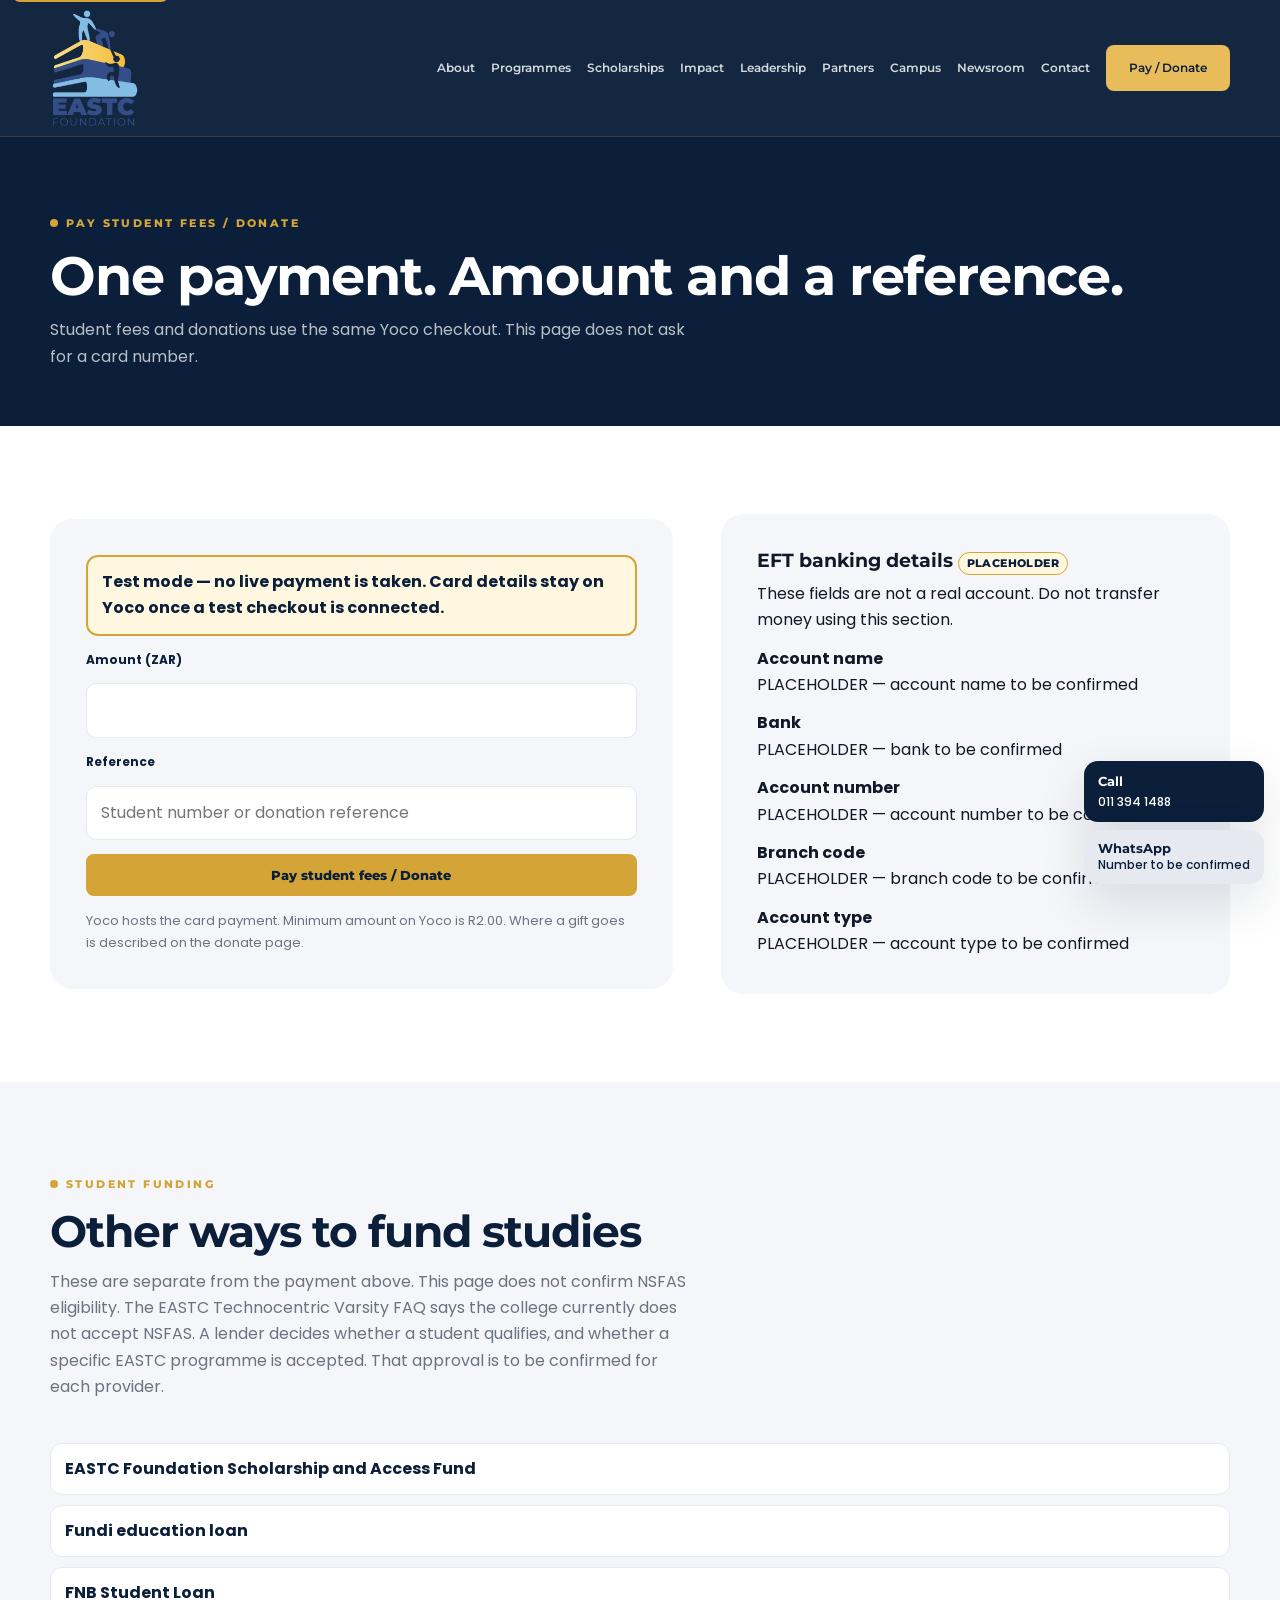
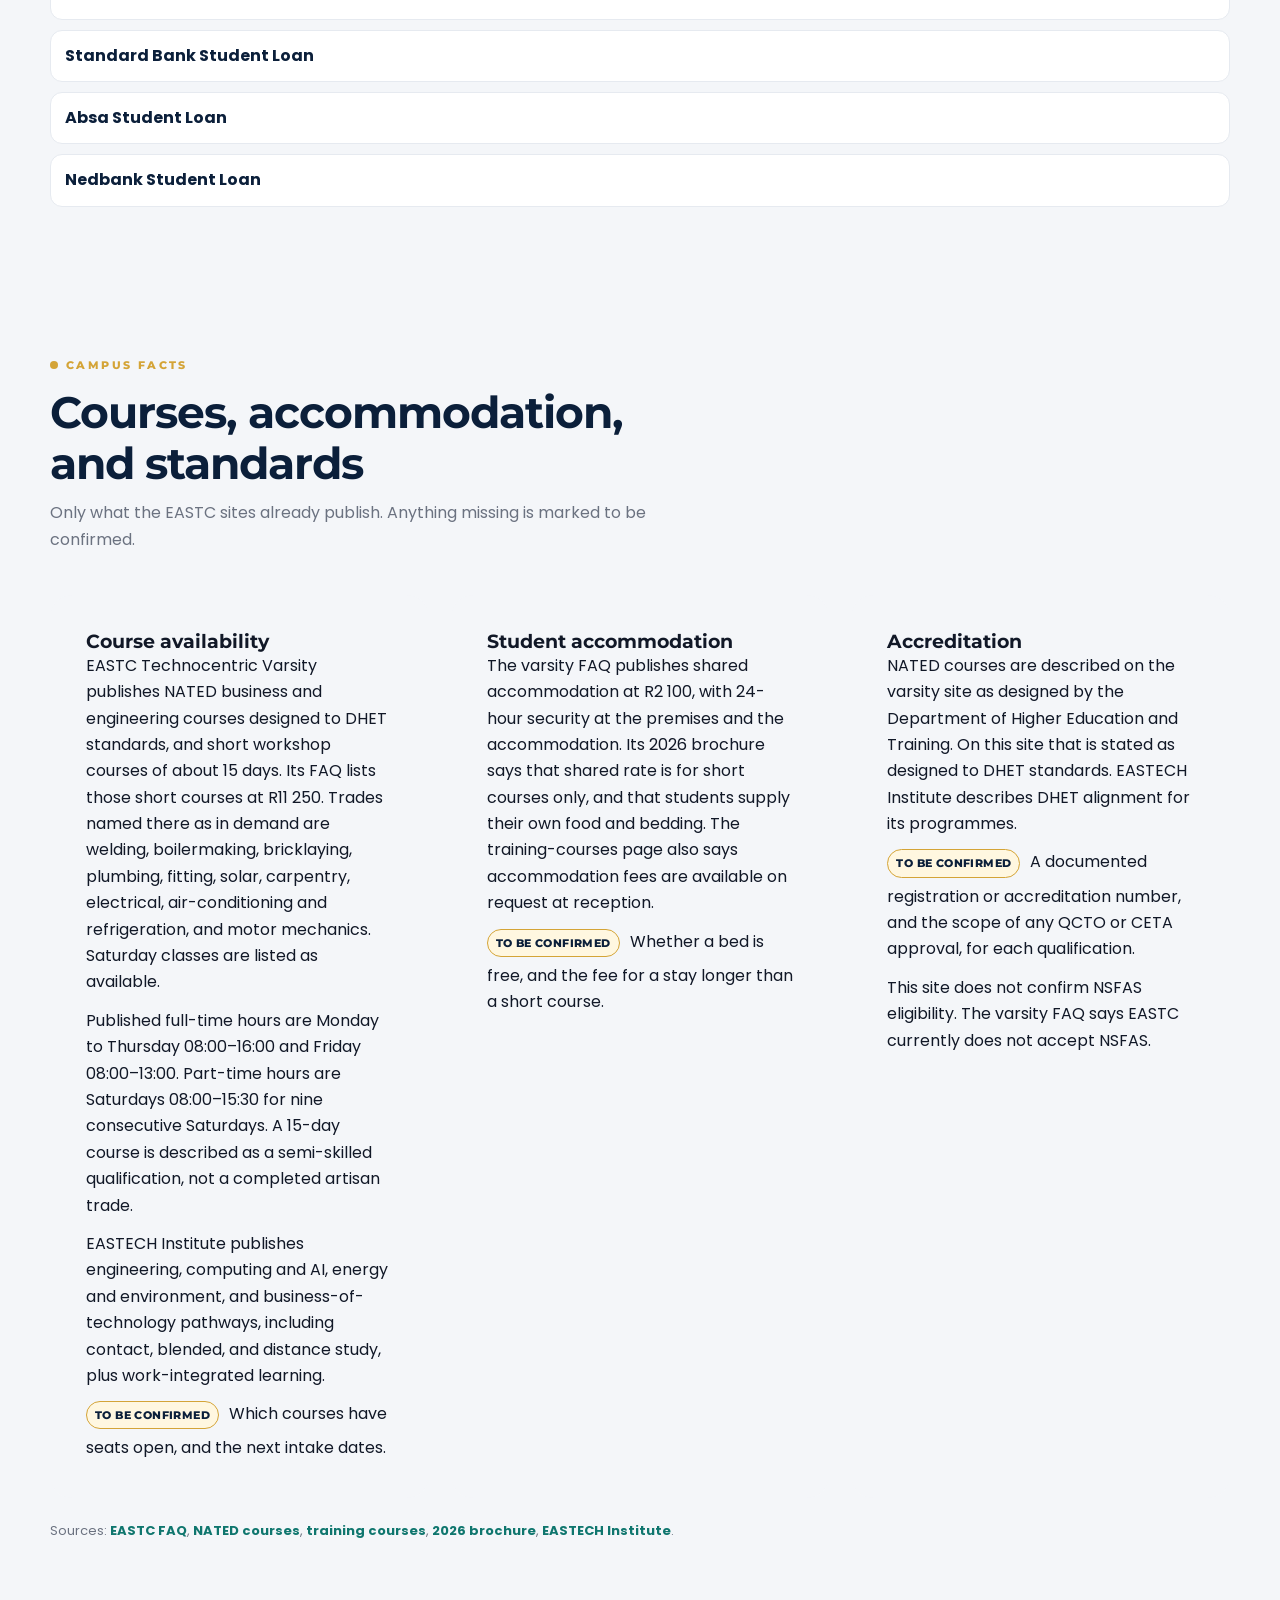
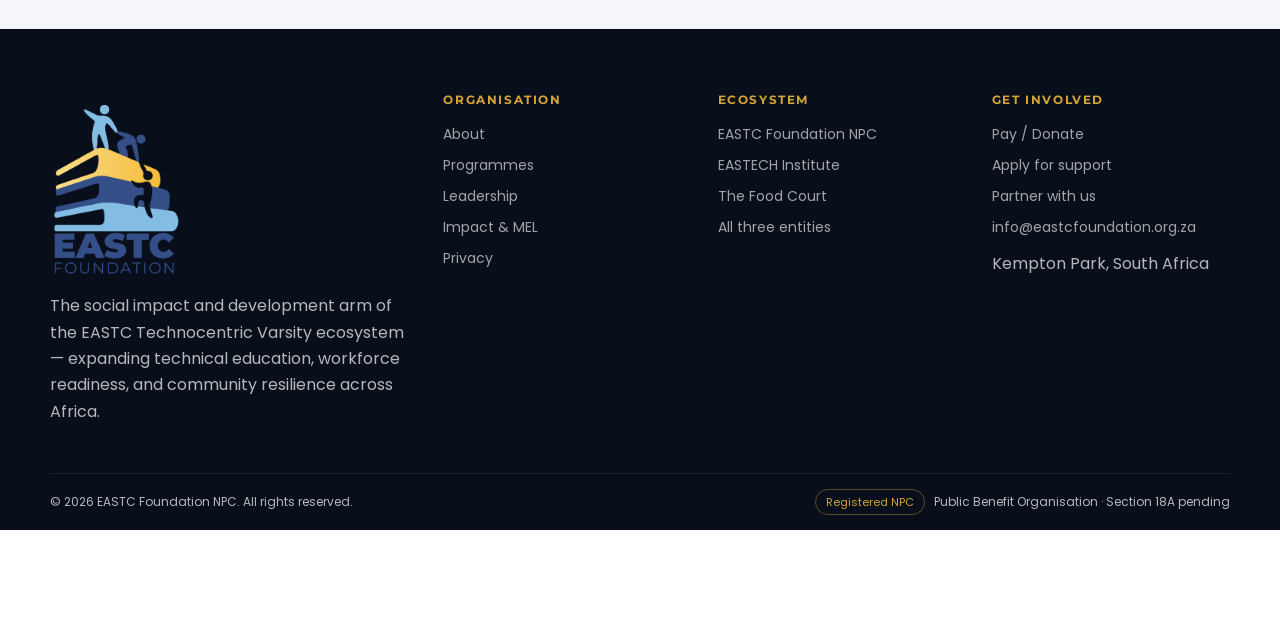
<file: pay.html>
<!DOCTYPE html>
<html lang="en">
<head>
<meta charset="UTF-8">
<meta name="viewport" content="width=device-width, initial-scale=1.0">
<title>Pay student fees / Donate | EASTC Foundation NPC</title>
<meta name="description" content="Pay EASTC Foundation student fees or make a donation with Yoco. Test mode is on until live keys are added.">
<link rel="preconnect" href="https://fonts.googleapis.com">
<link rel="preconnect" href="https://fonts.gstatic.com" crossorigin>
<link href="https://fonts.googleapis.com/css2?family=Montserrat:wght@500;600;700;800;900&family=Poppins:wght@400;500;600;700&display=swap" rel="stylesheet">
<link rel="icon" href="assets/img/favicon.ico" sizes="any">
<link rel="icon" type="image/png" sizes="32x32" href="assets/img/favicon-32.png">
<link rel="icon" type="image/png" sizes="180x180" href="assets/img/favicon-180.png">
<link rel="icon" type="image/png" sizes="192x192" href="assets/img/favicon-192.png">
<link rel="icon" type="image/png" sizes="512x512" href="assets/img/favicon-512.png">
<link rel="apple-touch-icon" href="assets/img/apple-touch-icon.png">
<meta property="og:image" content="https://eastechfoundation.co.za/assets/img/og-image.png">
<meta property="og:image:width" content="1200">
<meta property="og:image:height" content="630">
<meta property="og:image:alt" content="EASTC Foundation">
<meta name="twitter:card" content="summary_large_image">
<meta name="twitter:image" content="https://eastechfoundation.co.za/assets/img/og-image.png">
<link rel="stylesheet" href="assets/css/site.css">
</head>
<body class="foundation">
<a class="skip" href="#main">Skip to content</a>

<header class="nav">
  <div class="wrap nav-inner">
    <a class="brand" href="index.html">
      <img class="brand-logo" src="assets/img/eastc-foundation-logo.png" srcset="assets/img/eastc-foundation-logo.png 1x, assets/img/eastc-foundation-logo@3x.png 3x" width="683" height="916" alt="EASTC Foundation">
    </a>
    <button class="menu-btn" aria-label="Menu">☰</button>
    <nav class="nav-links">
      <a href="about.html">About</a>
      <a href="programs.html">Programmes</a>
      <a href="scholarships.html">Scholarships</a>
      <a href="impact.html">Impact</a>
      <a href="leadership.html">Leadership</a>
      <a href="partners.html">Partners</a>
      <a href="campus.html">Campus</a>
      <a href="newsroom.html">Newsroom</a>
      <a href="contact.html">Contact</a>
      <a class="btn btn-gold" href="pay.html">Pay / Donate</a>
    </nav>
  </div>
</header>

<main id="main">
<section class="page-hero">
  <div class="wrap">
    <div class="eyebrow">Pay student fees / Donate</div>
    <h1>One payment. Amount and a reference.</h1>
    <p>Student fees and donations use the same Yoco checkout. This page does not ask for a card number.</p>
  </div>
</section>
<section>
  <div class="wrap grid-2">
    <form class="panel" data-yoco-form>
      <p class="test-banner" data-test-banner hidden>Test mode — no live payment is taken.</p>
      <label for="pay-amount">Amount (ZAR)</label>
      <input id="pay-amount" name="amount" type="number" inputmode="decimal" min="2" step="0.01" required>
      <label for="pay-reference">Reference</label>
      <input id="pay-reference" name="reference" type="text" maxlength="40" required autocomplete="off" placeholder="Student number or donation reference">
      <button class="btn btn-gold" type="submit">Pay student fees / Donate</button>
      <p class="success" data-pay-status role="status"></p>
      <p class="note">Yoco hosts the card payment. Minimum amount on Yoco is R2.00. Where a gift goes is described on the <a href="donate.html">donate</a> page.</p>
    </form>
    <div>
      <div class="panel">
        <h3>EFT banking details <span class="placeholder-tag">Placeholder</span></h3>
        <p>These fields are not a real account. Do not transfer money using this section.</p>
        <p style="margin-top:12px"><strong>Account name</strong><br><span data-eft="accountName">PLACEHOLDER — account name to be confirmed</span></p>
        <p style="margin-top:12px"><strong>Bank</strong><br><span data-eft="bankName">PLACEHOLDER — bank to be confirmed</span></p>
        <p style="margin-top:12px"><strong>Account number</strong><br><span data-eft="accountNumber">PLACEHOLDER — account number to be confirmed</span></p>
        <p style="margin-top:12px"><strong>Branch code</strong><br><span data-eft="branchCode">PLACEHOLDER — branch code to be confirmed</span></p>
        <p style="margin-top:12px"><strong>Account type</strong><br><span data-eft="accountType">PLACEHOLDER — account type to be confirmed</span></p>
      </div>
    </div>
  </div>
</section>
<section style="background:var(--gray)">
  <div class="wrap">
    <div class="section-head">
      <div class="eyebrow">Student funding</div>
      <h2>Other ways to fund studies</h2>
      <p>These are separate from the payment above. This page does not confirm NSFAS eligibility. The EASTC Technocentric Varsity FAQ says the college currently does not accept NSFAS. A lender decides whether a student qualifies, and whether a specific EASTC programme is accepted. That approval is to be confirmed for each provider.</p>
    </div>
    <div class="funding-list">
      <a href="scholarships.html">EASTC Foundation Scholarship and Access Fund</a>
      <a href="https://www.fundifinance.co.za/" target="_blank" rel="noopener noreferrer">Fundi education loan</a>
      <a href="https://www.fnb.co.za/loans/student-loans.html" target="_blank" rel="noopener noreferrer">FNB Student Loan</a>
      <a href="https://www.standardbank.co.za/southafrica/personal/products-and-services/borrow-for-your-needs/student-loans/student-loans" target="_blank" rel="noopener noreferrer">Standard Bank Student Loan</a>
      <a href="https://www.absa.co.za/offers/personal/student-loan/" target="_blank" rel="noopener noreferrer">Absa Student Loan</a>
      <a href="https://personal.nedbank.co.za/borrow/student-loans.html" target="_blank" rel="noopener noreferrer">Nedbank Student Loan</a>
    </div>
  </div>
</section>
</main>
<footer>
  <div class="wrap foot-grid">
    <div>
      <a class="brand" href="index.html" style="margin-bottom:16px;display:inline-flex">
        <img class="brand-logo" src="assets/img/eastc-foundation-logo.png" srcset="assets/img/eastc-foundation-logo.png 1x, assets/img/eastc-foundation-logo@3x.png 3x" width="683" height="916" alt="EASTC Foundation">
      </a>
      <p>The social impact and development arm of the EASTC Technocentric Varsity ecosystem — expanding technical education, workforce readiness, and community resilience across Africa.</p>
    </div>
    <div>
      <h4>Organisation</h4>
      <a href="about.html">About</a>
      <a href="programs.html">Programmes</a>
      <a href="leadership.html">Leadership</a>
      <a href="impact.html">Impact &amp; MEL</a>
      <a href="privacy.html">Privacy</a>
    </div>
    <div>
      <h4>Ecosystem</h4>
      <a href="index.html">EASTC Foundation NPC</a>
      <a href="https://eastech-institute.co.za/">EASTECH Institute</a>
      <a href="https://eastechfoodcourt.co.za/">The Food Court</a>
      <a href="https://eastech.co.za/">All three entities</a>
    </div>
    <div>
      <h4>Get involved</h4>
      <a href="pay.html">Pay / Donate</a>
      <a href="apply.html">Apply for support</a>
      <a href="partners.html">Partner with us</a>
      <a href="mailto:info@eastcfoundation.org.za">info@eastcfoundation.org.za</a>
      <p style="margin-top:12px">Kempton Park, South Africa</p>
    </div>
  </div>
  <div class="wrap legal">
    <div>&copy; <span data-year></span> EASTC Foundation NPC. All rights reserved.</div>
    <div><span class="badge">Registered NPC</span> &nbsp; Public Benefit Organisation · Section 18A pending</div>
  </div>
</footer>
<script src="assets/js/site-config.js"></script>
<script src="assets/js/site.js"></script>
</body>
</html>
</file>
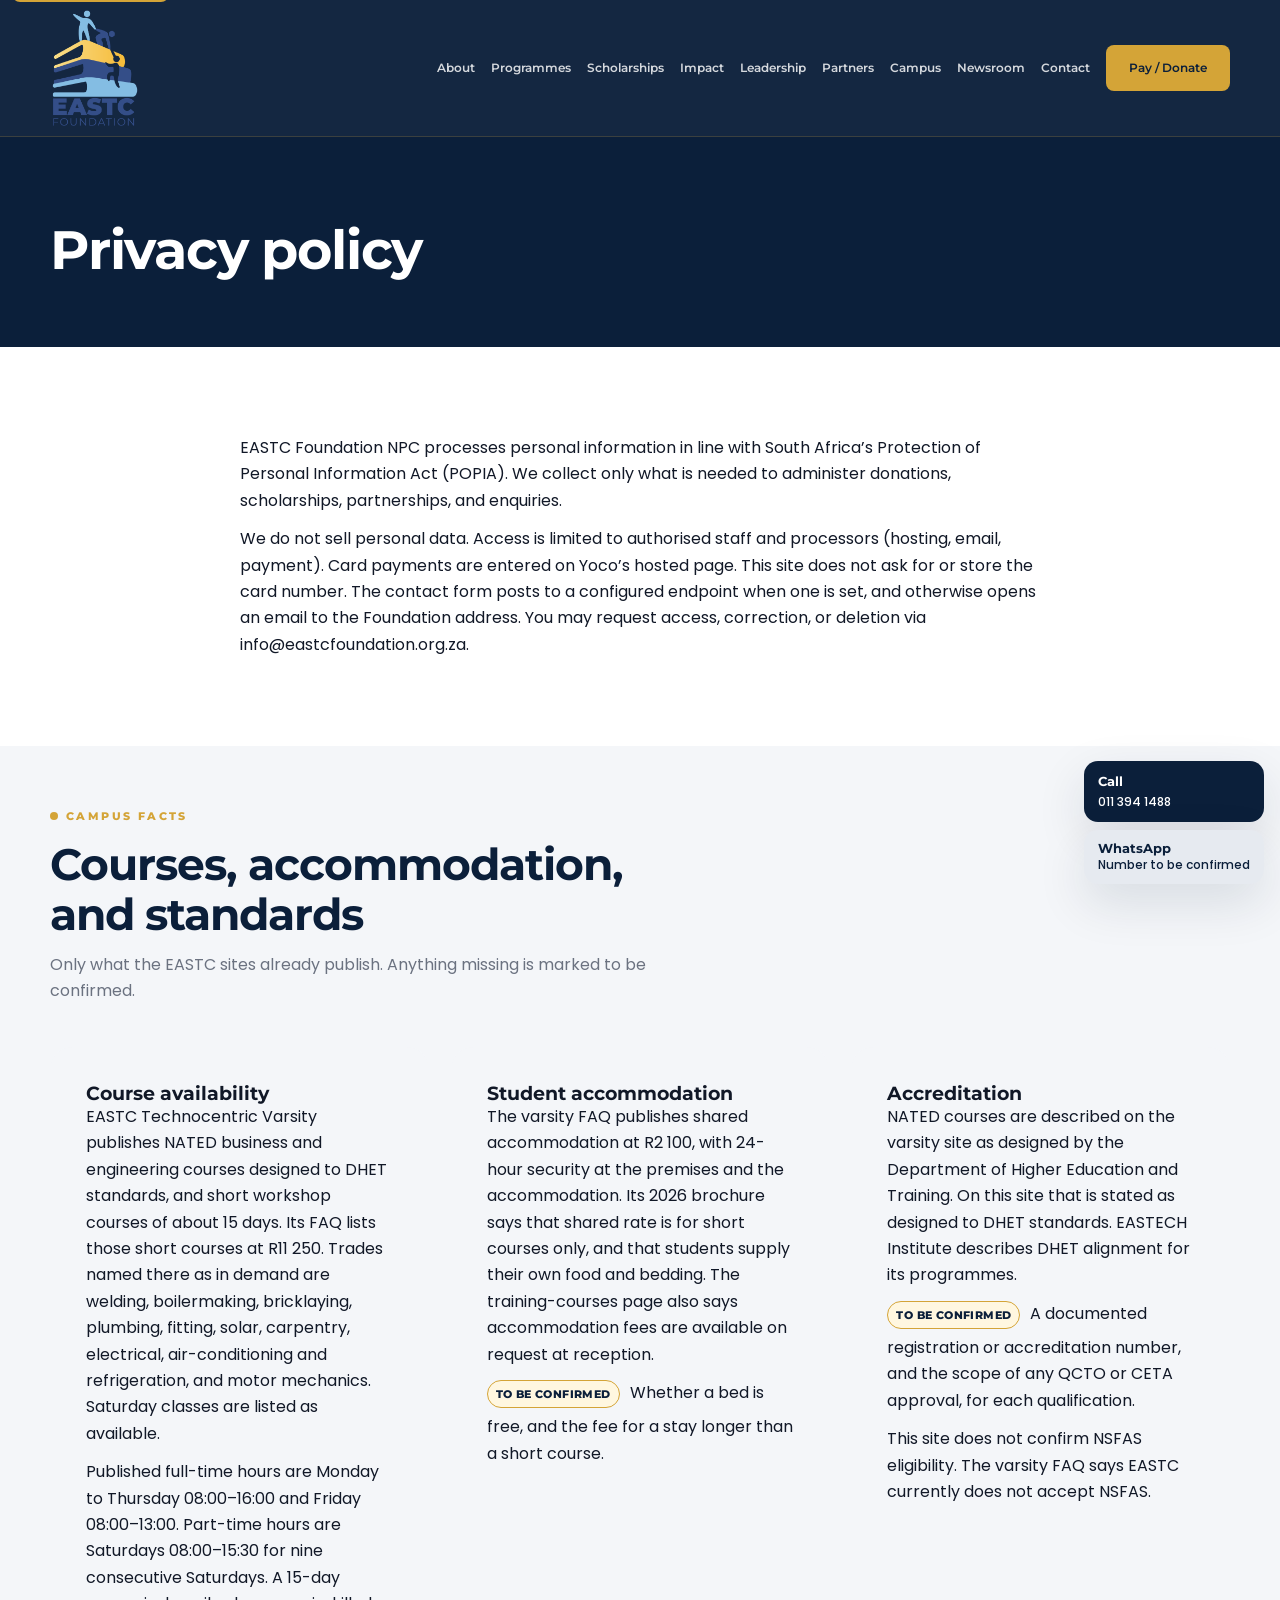
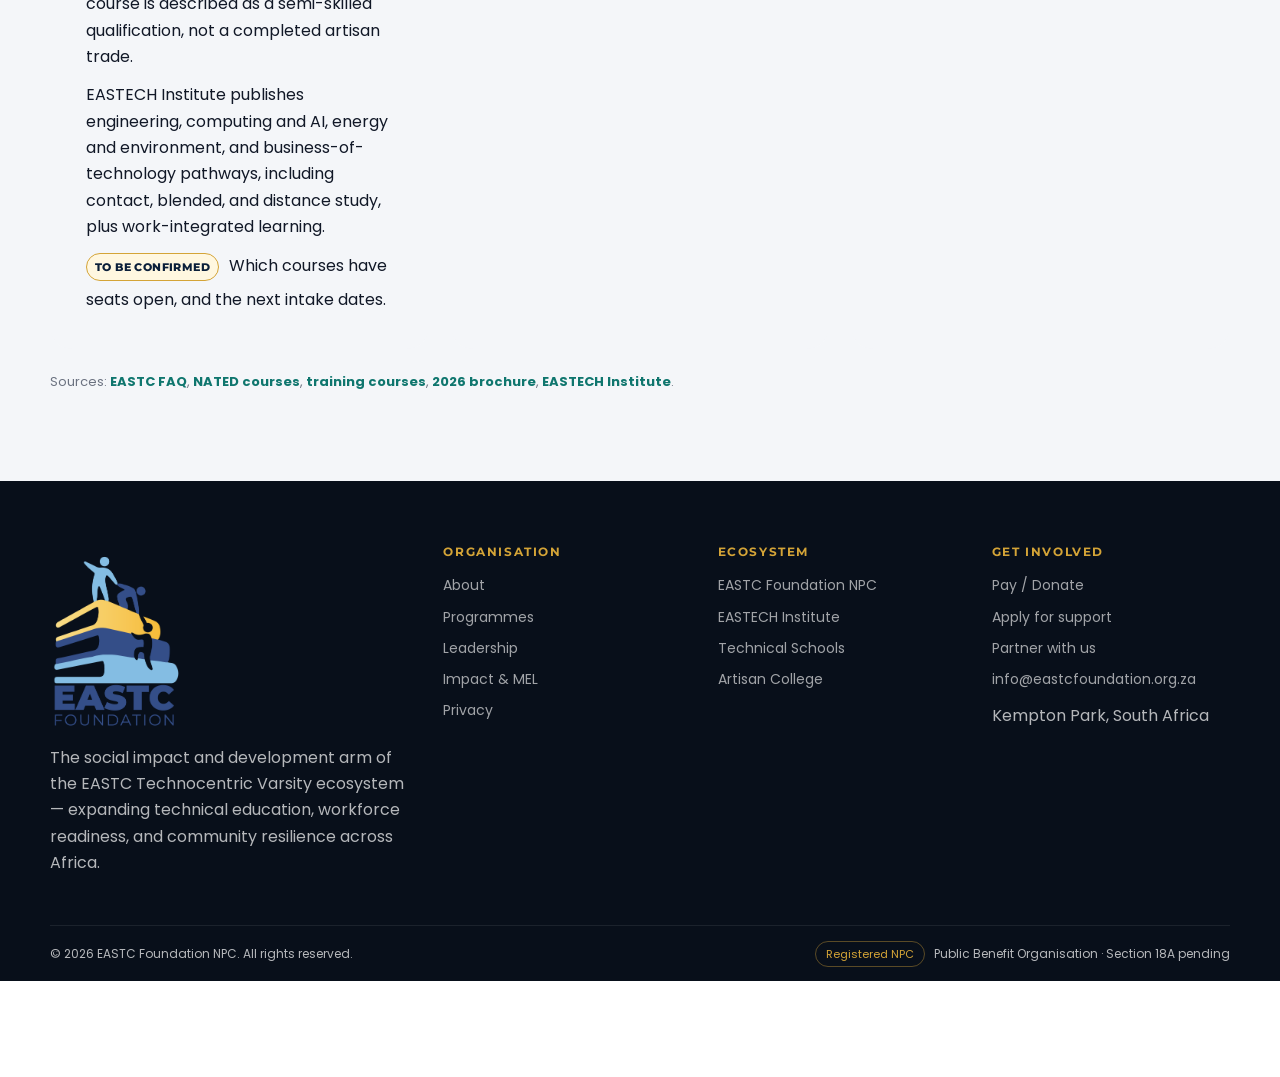
<file: privacy.html>
<!DOCTYPE html>
<html lang="en">
<head>
<meta charset="UTF-8">
<meta name="viewport" content="width=device-width, initial-scale=1.0">
<title>Privacy | EASTC Foundation NPC</title>
<meta name="description" content="Privacy policy for EASTC Foundation NPC.">
<link rel="preconnect" href="https://fonts.googleapis.com">
<link rel="preconnect" href="https://fonts.gstatic.com" crossorigin>
<link href="https://fonts.googleapis.com/css2?family=Montserrat:wght@500;600;700;800;900&family=Poppins:wght@400;500;600;700&display=swap" rel="stylesheet">
<link rel="icon" href="assets/img/favicon.ico" sizes="any">
<link rel="icon" type="image/png" sizes="32x32" href="assets/img/favicon-32.png">
<link rel="icon" type="image/png" sizes="180x180" href="assets/img/favicon-180.png">
<link rel="icon" type="image/png" sizes="192x192" href="assets/img/favicon-192.png">
<link rel="icon" type="image/png" sizes="512x512" href="assets/img/favicon-512.png">
<link rel="apple-touch-icon" href="assets/img/apple-touch-icon.png">
<meta property="og:image" content="https://eastechfoundation.co.za/assets/img/og-image.png">
<meta property="og:image:width" content="1200">
<meta property="og:image:height" content="630">
<meta property="og:image:alt" content="EASTC Foundation">
<meta name="twitter:card" content="summary_large_image">
<meta name="twitter:image" content="https://eastechfoundation.co.za/assets/img/og-image.png">
<link rel="stylesheet" href="assets/css/site.css">
</head>
<body class="foundation">
<a class="skip" href="#main">Skip to content</a>


<header class="nav">
  <div class="wrap nav-inner">
    <a class="brand" href="index.html">
      <img class="brand-logo" src="assets/img/eastc-foundation-logo.png" srcset="assets/img/eastc-foundation-logo.png 1x, assets/img/eastc-foundation-logo@3x.png 3x" width="683" height="916" alt="EASTC Foundation">
    </a>
    <button class="menu-btn" aria-label="Menu">☰</button>
    <nav class="nav-links">
      <a href="about.html">About</a>
      <a href="programs.html">Programmes</a>
      <a href="scholarships.html">Scholarships</a>
      <a href="impact.html">Impact</a>
      <a href="leadership.html">Leadership</a>
      <a href="partners.html">Partners</a>
      <a href="campus.html">Campus</a>
      <a href="newsroom.html">Newsroom</a>
      <a href="contact.html">Contact</a>
      <a class="btn btn-gold" href="pay.html">Pay / Donate</a>
    </nav>
  </div>
</header>

<main id="main">
<section class="page-hero"><div class="wrap"><h1>Privacy policy</h1></div></section>
<section><div class="wrap" style="max-width:800px">
<p>EASTC Foundation NPC processes personal information in line with South Africa’s Protection of Personal Information Act (POPIA). We collect only what is needed to administer donations, scholarships, partnerships, and enquiries.</p>
<p style="margin-top:12px">We do not sell personal data. Access is limited to authorised staff and processors (hosting, email, payment). Card payments are entered on Yoco’s hosted page. This site does not ask for or store the card number. The contact form posts to a configured endpoint when one is set, and otherwise opens an email to the Foundation address. You may request access, correction, or deletion via info@eastcfoundation.org.za.</p>
</div></section>

</main>
<footer>
  <div class="wrap foot-grid">
    <div>
      <a class="brand" href="index.html" style="margin-bottom:16px;display:inline-flex">
        <img class="brand-logo" src="assets/img/eastc-foundation-logo.png" srcset="assets/img/eastc-foundation-logo.png 1x, assets/img/eastc-foundation-logo@3x.png 3x" width="683" height="916" alt="EASTC Foundation">
      </a>
      <p>The social impact and development arm of the EASTC Technocentric Varsity ecosystem — expanding technical education, workforce readiness, and community resilience across Africa.</p>
    </div>
    <div>
      <h4>Organisation</h4>
      <a href="about.html">About</a>
      <a href="programs.html">Programmes</a>
      <a href="leadership.html">Leadership</a>
      <a href="impact.html">Impact &amp; MEL</a>
      <a href="privacy.html">Privacy</a>
    </div>
    <div>
      <h4>Ecosystem</h4>
      <a href="index.html">EASTC Foundation NPC</a>
      <a href="https://eastech-institute.co.za/">EASTECH Institute</a>
      <a href="partners.html">Technical Schools</a>
      <a href="partners.html">Artisan College</a>
    </div>
    <div>
      <h4>Get involved</h4>
      <a href="pay.html">Pay / Donate</a>
      <a href="apply.html">Apply for support</a>
      <a href="partners.html">Partner with us</a>
      <a href="mailto:info@eastcfoundation.org.za">info@eastcfoundation.org.za</a>
      <p style="margin-top:12px">Kempton Park, South Africa</p>
    </div>
  </div>
  <div class="wrap legal">
    <div>&copy; <span data-year></span> EASTC Foundation NPC. All rights reserved.</div>
    <div><span class="badge">Registered NPC</span> &nbsp; Public Benefit Organisation · Section 18A pending</div>
  </div>
</footer>

<script src="assets/js/site-config.js"></script>
<script src="assets/js/site.js"></script>
</body>
</html>
</file>
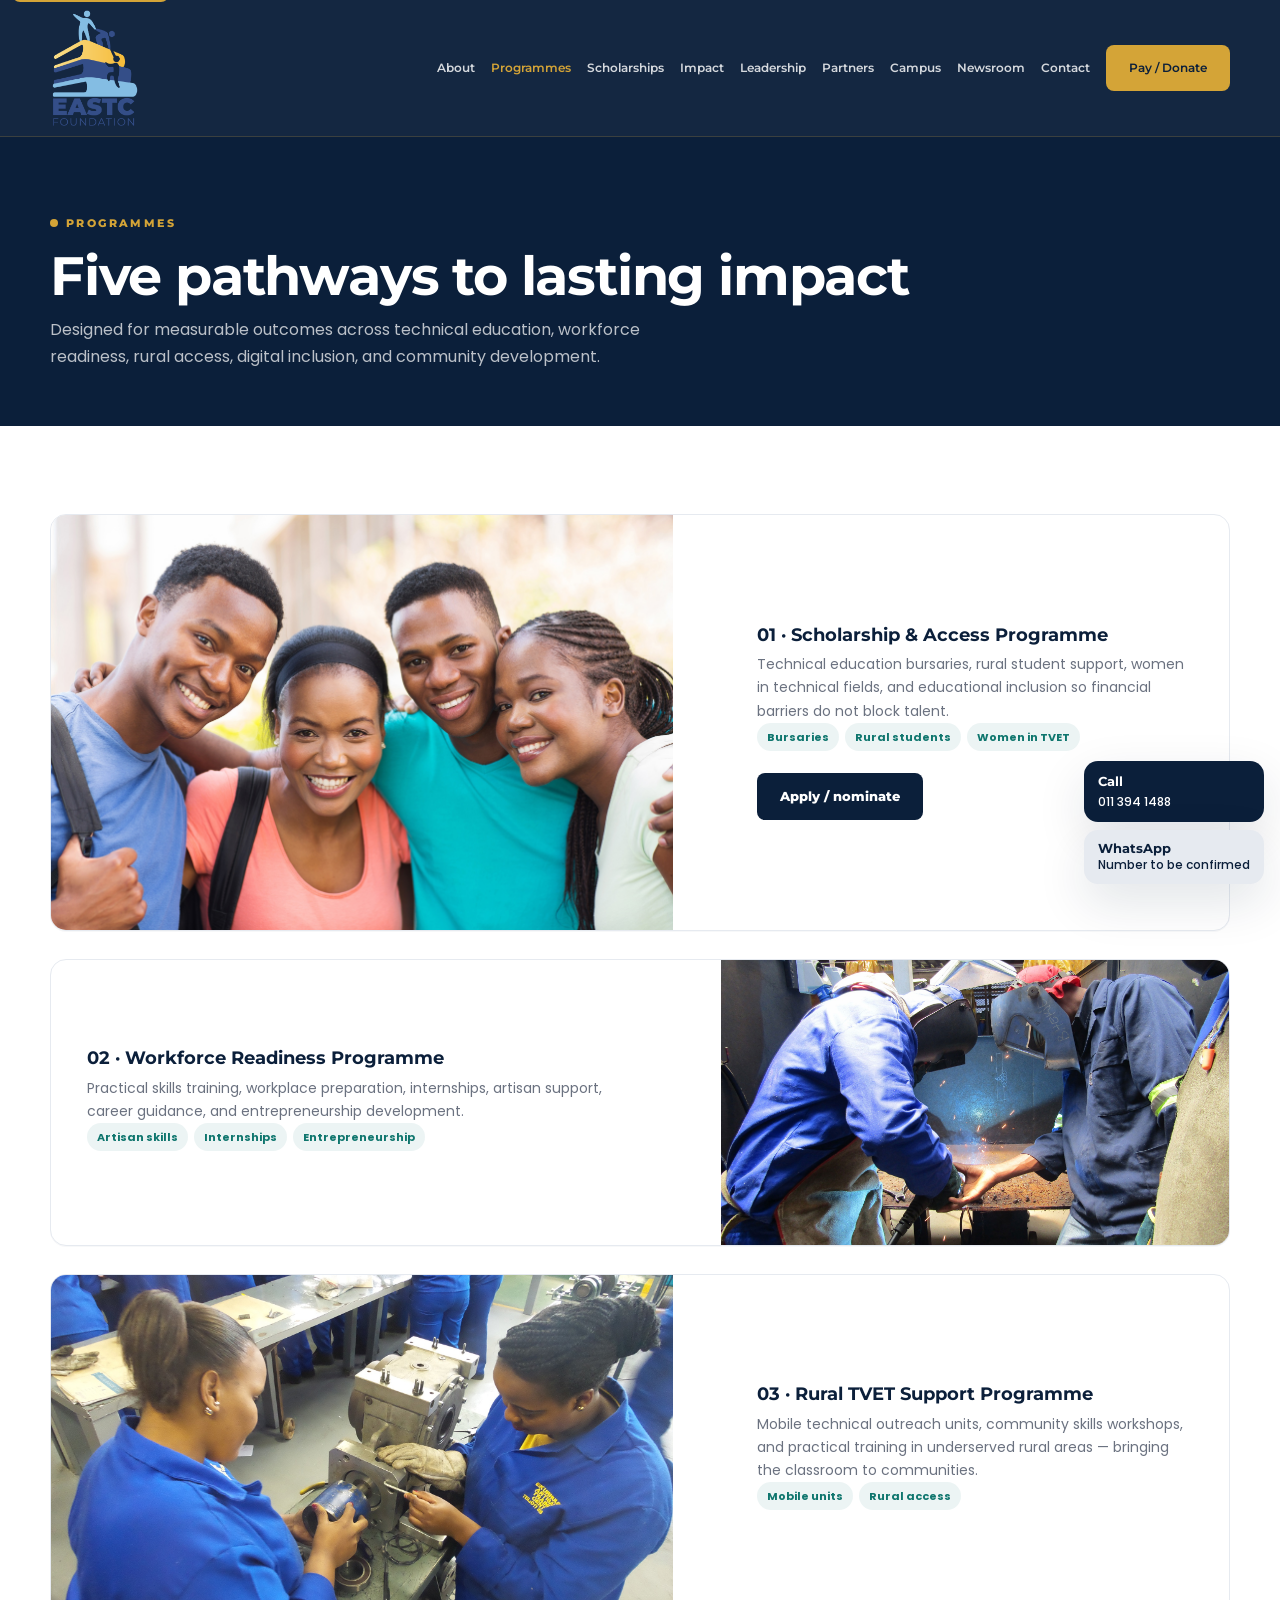
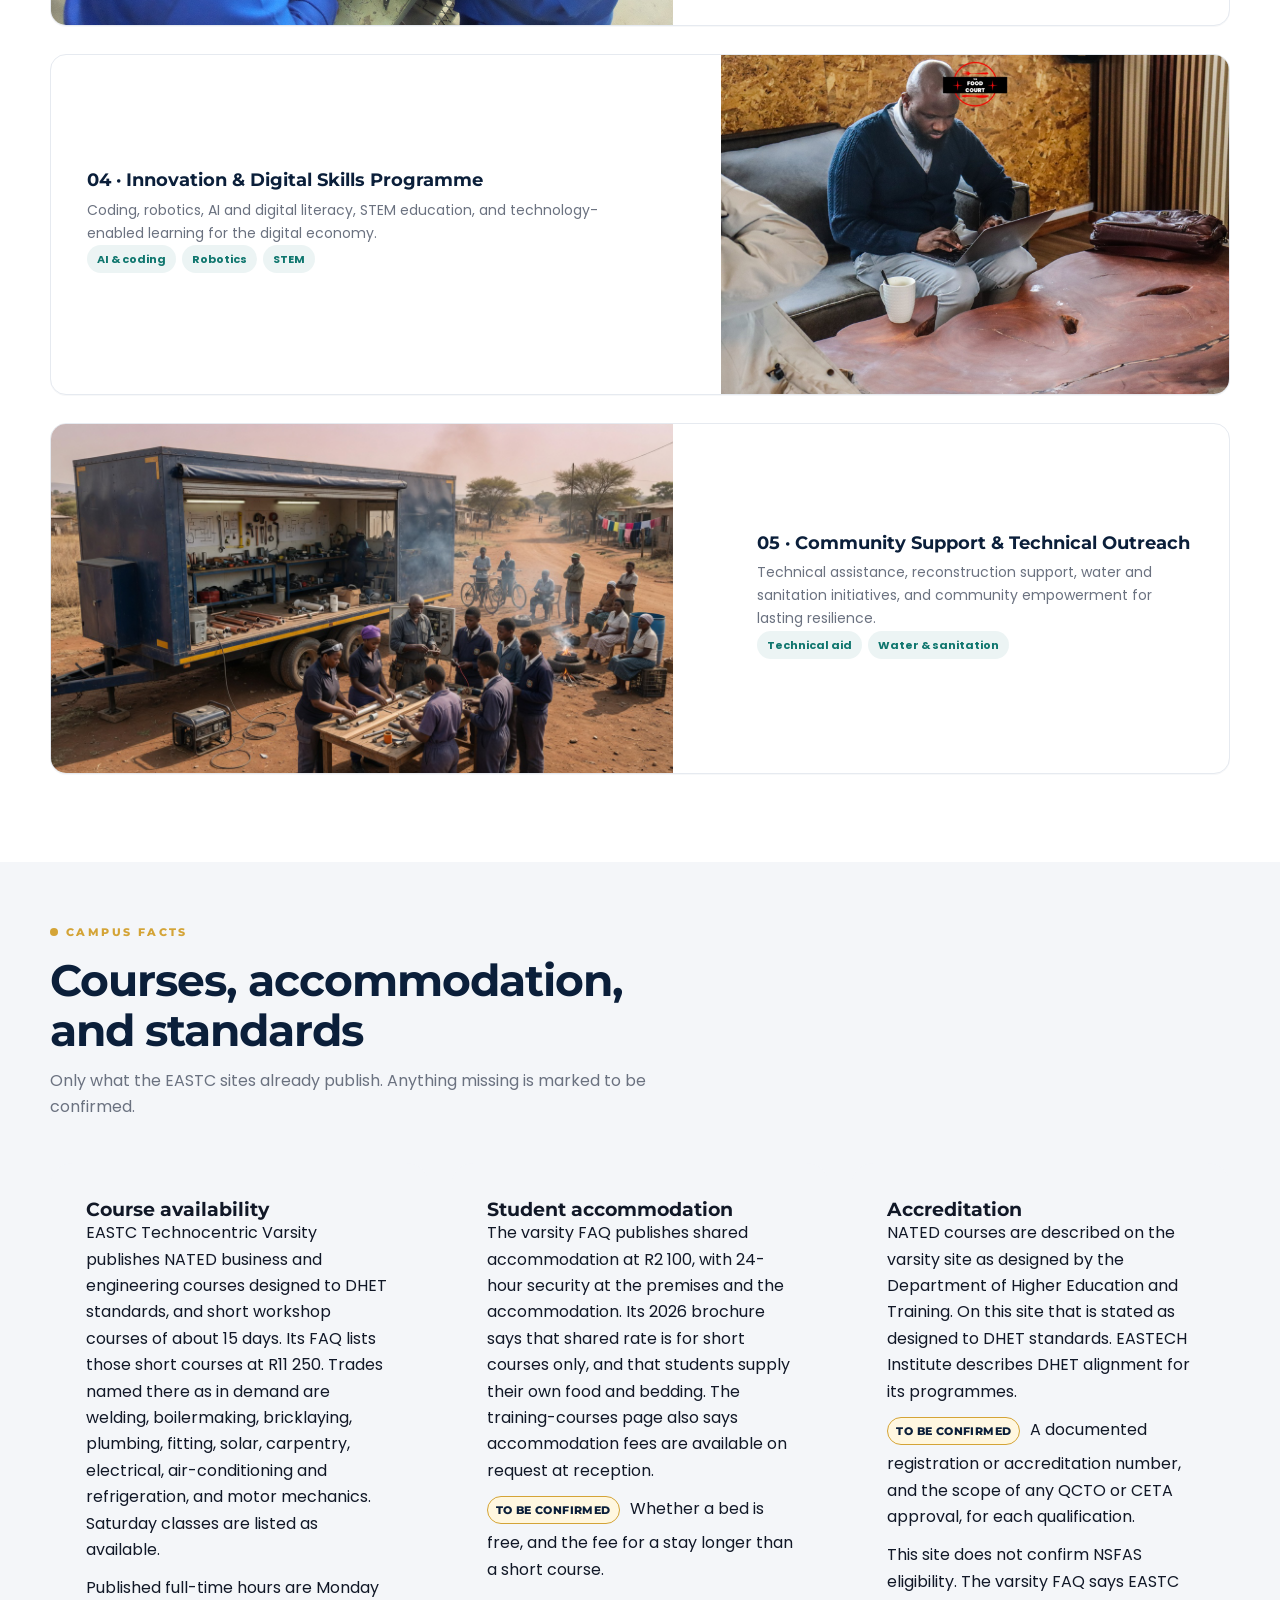
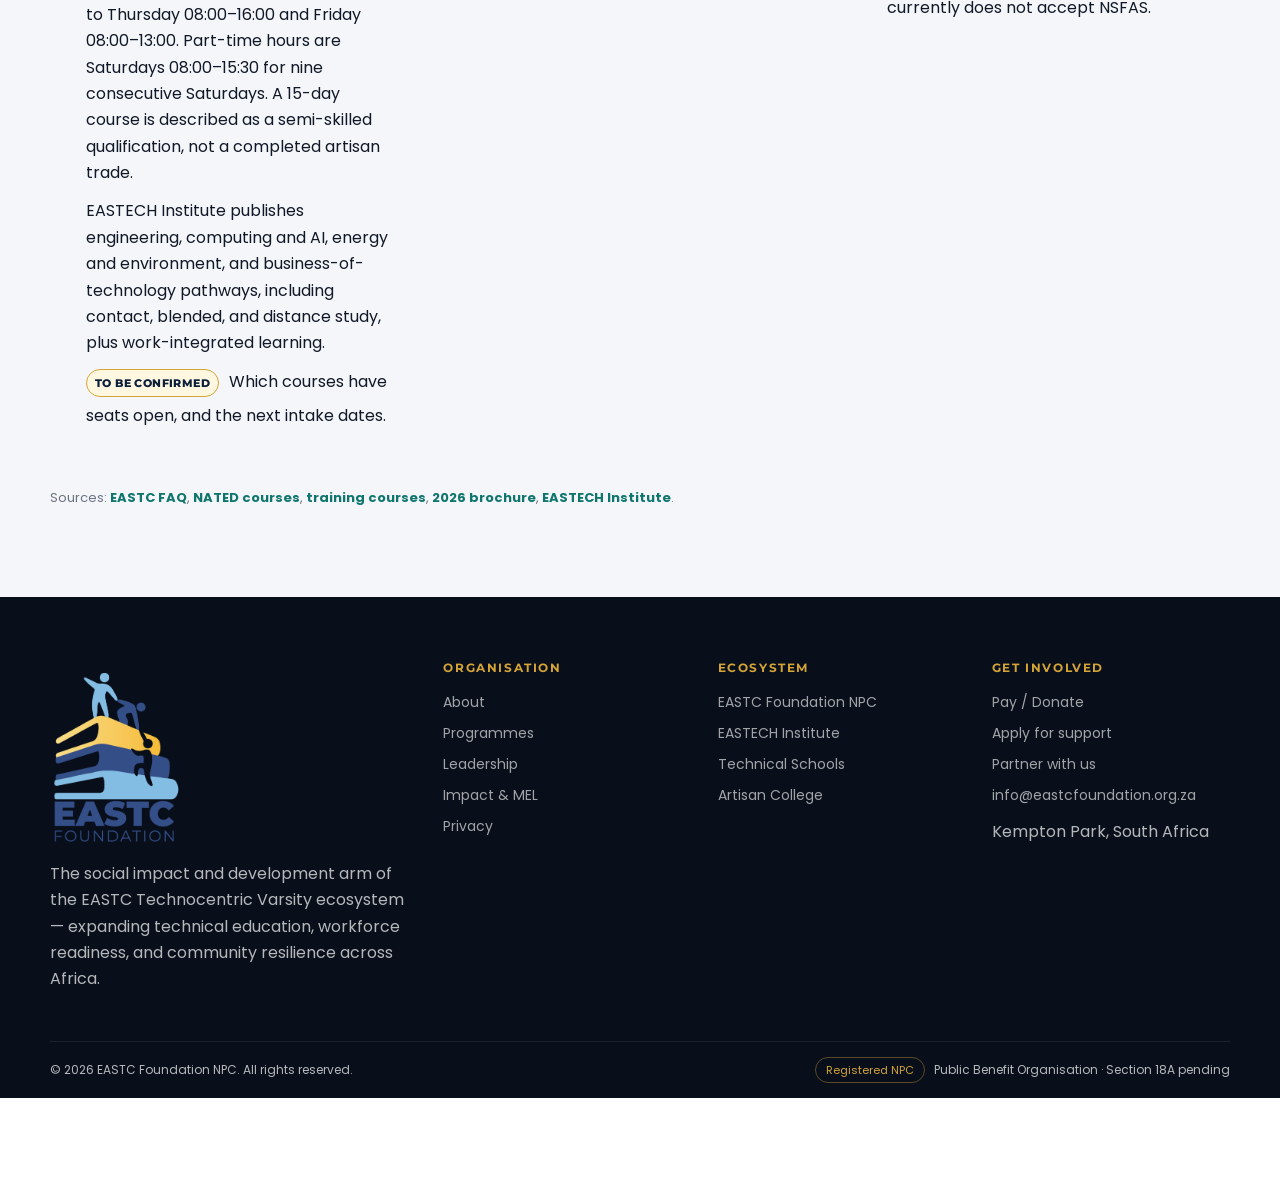
<file: programs.html>
<!DOCTYPE html>
<html lang="en">
<head>
<meta charset="UTF-8">
<meta name="viewport" content="width=device-width, initial-scale=1.0">
<title>Programmes | EASTC Foundation NPC</title>
<meta name="description" content="Five core impact programmes spanning scholarships, workforce, rural TVET, digital skills, and community outreach.">
<link rel="preconnect" href="https://fonts.googleapis.com">
<link rel="preconnect" href="https://fonts.gstatic.com" crossorigin>
<link href="https://fonts.googleapis.com/css2?family=Montserrat:wght@500;600;700;800;900&family=Poppins:wght@400;500;600;700&display=swap" rel="stylesheet">
<link rel="icon" href="assets/img/favicon.ico" sizes="any">
<link rel="icon" type="image/png" sizes="32x32" href="assets/img/favicon-32.png">
<link rel="icon" type="image/png" sizes="180x180" href="assets/img/favicon-180.png">
<link rel="icon" type="image/png" sizes="192x192" href="assets/img/favicon-192.png">
<link rel="icon" type="image/png" sizes="512x512" href="assets/img/favicon-512.png">
<link rel="apple-touch-icon" href="assets/img/apple-touch-icon.png">
<meta property="og:image" content="https://eastechfoundation.co.za/assets/img/og-image.png">
<meta property="og:image:width" content="1200">
<meta property="og:image:height" content="630">
<meta property="og:image:alt" content="EASTC Foundation">
<meta name="twitter:card" content="summary_large_image">
<meta name="twitter:image" content="https://eastechfoundation.co.za/assets/img/og-image.png">
<link rel="stylesheet" href="assets/css/site.css">
</head>
<body class="foundation">
<a class="skip" href="#main">Skip to content</a>


<header class="nav">
  <div class="wrap nav-inner">
    <a class="brand" href="index.html">
      <img class="brand-logo" src="assets/img/eastc-foundation-logo.png" srcset="assets/img/eastc-foundation-logo.png 1x, assets/img/eastc-foundation-logo@3x.png 3x" width="683" height="916" alt="EASTC Foundation">
    </a>
    <button class="menu-btn" aria-label="Menu">☰</button>
    <nav class="nav-links">
      <a href="about.html">About</a>
      <a href="programs.html">Programmes</a>
      <a href="scholarships.html">Scholarships</a>
      <a href="impact.html">Impact</a>
      <a href="leadership.html">Leadership</a>
      <a href="partners.html">Partners</a>
      <a href="campus.html">Campus</a>
      <a href="newsroom.html">Newsroom</a>
      <a href="contact.html">Contact</a>
      <a class="btn btn-gold" href="pay.html">Pay / Donate</a>
    </nav>
  </div>
</header>

<main id="main">
<section class="page-hero"><div class="wrap"><div class="eyebrow">Programmes</div><h1>Five pathways to lasting impact</h1><p>Designed for measurable outcomes across technical education, workforce readiness, rural access, digital inclusion, and community development.</p></div></section>
<section>
  <div class="wrap" style="display:grid;gap:28px">
    <article class="grid-2 card" style="padding:0;overflow:hidden">
      <img src="assets/img/eastc/workshop-students.jpg" alt="EASTC students in a workshop" style="height:100%;min-height:280px;object-fit:cover" loading="lazy">
      <div class="card-body" style="padding:36px"><h3>01 · Scholarship &amp; Access Programme</h3><p>Technical education bursaries, rural student support, women in technical fields, and educational inclusion so financial barriers do not block talent.</p><span class="tag">Bursaries</span><span class="tag">Rural students</span><span class="tag">Women in TVET</span><p style="margin-top:16px"><a class="btn btn-navy" href="scholarships.html">Apply / nominate</a></p></div>
    </article>
    <article class="grid-2 card" style="padding:0">
      <div class="card-body" style="padding:36px"><h3>02 · Workforce Readiness Programme</h3><p>Practical skills training, workplace preparation, internships, artisan support, career guidance, and entrepreneurship development.</p><span class="tag">Artisan skills</span><span class="tag">Internships</span><span class="tag">Entrepreneurship</span></div>
      <img src="assets/img/eastc/welding.jpg" alt="Welding training at EASTC" style="height:100%;min-height:280px;object-fit:cover" loading="lazy">
    </article>
    <article class="grid-2 card" style="padding:0">
      <img src="assets/img/eastc/practical-training.jpg" alt="Practical training at EASTC" style="height:100%;min-height:280px;object-fit:cover" loading="lazy">
      <div class="card-body" style="padding:36px"><h3>03 · Rural TVET Support Programme</h3><p>Mobile technical outreach units, community skills workshops, and practical training in underserved rural areas — bringing the classroom to communities.</p><span class="tag">Mobile units</span><span class="tag">Rural access</span></div>
    </article>
    <article class="grid-2 card" style="padding:0">
      <div class="card-body" style="padding:36px"><h3>04 · Innovation &amp; Digital Skills Programme</h3><p>Coding, robotics, AI and digital literacy, STEM education, and technology-enabled learning for the digital economy.</p><span class="tag">AI &amp; coding</span><span class="tag">Robotics</span><span class="tag">STEM</span></div>
      <img src="assets/img/study.jpg" alt="EASTC Technocentric Varsity campus" style="height:100%;min-height:280px;object-fit:cover" loading="lazy">
    </article>
    <article class="grid-2 card" style="padding:0">
      <img src="assets/img/outreach.jpg" alt="Community outreach" style="height:100%;min-height:280px;object-fit:cover" loading="lazy">
      <div class="card-body" style="padding:36px"><h3>05 · Community Support &amp; Technical Outreach</h3><p>Technical assistance, reconstruction support, water and sanitation initiatives, and community empowerment for lasting resilience.</p><span class="tag">Technical aid</span><span class="tag">Water &amp; sanitation</span></div>
    </article>
  </div>
</section>

</main>
<footer>
  <div class="wrap foot-grid">
    <div>
      <a class="brand" href="index.html" style="margin-bottom:16px;display:inline-flex">
        <img class="brand-logo" src="assets/img/eastc-foundation-logo.png" srcset="assets/img/eastc-foundation-logo.png 1x, assets/img/eastc-foundation-logo@3x.png 3x" width="683" height="916" alt="EASTC Foundation">
      </a>
      <p>The social impact and development arm of the EASTC Technocentric Varsity ecosystem — expanding technical education, workforce readiness, and community resilience across Africa.</p>
    </div>
    <div>
      <h4>Organisation</h4>
      <a href="about.html">About</a>
      <a href="programs.html">Programmes</a>
      <a href="leadership.html">Leadership</a>
      <a href="impact.html">Impact &amp; MEL</a>
      <a href="privacy.html">Privacy</a>
    </div>
    <div>
      <h4>Ecosystem</h4>
      <a href="index.html">EASTC Foundation NPC</a>
      <a href="https://eastech-institute.co.za/">EASTECH Institute</a>
      <a href="partners.html">Technical Schools</a>
      <a href="partners.html">Artisan College</a>
    </div>
    <div>
      <h4>Get involved</h4>
      <a href="pay.html">Pay / Donate</a>
      <a href="apply.html">Apply for support</a>
      <a href="partners.html">Partner with us</a>
      <a href="mailto:info@eastcfoundation.org.za">info@eastcfoundation.org.za</a>
      <p style="margin-top:12px">Kempton Park, South Africa</p>
    </div>
  </div>
  <div class="wrap legal">
    <div>&copy; <span data-year></span> EASTC Foundation NPC. All rights reserved.</div>
    <div><span class="badge">Registered NPC</span> &nbsp; Public Benefit Organisation · Section 18A pending</div>
  </div>
</footer>

<script src="assets/js/site-config.js"></script>
<script src="assets/js/site.js"></script>
</body>
</html>
</file>
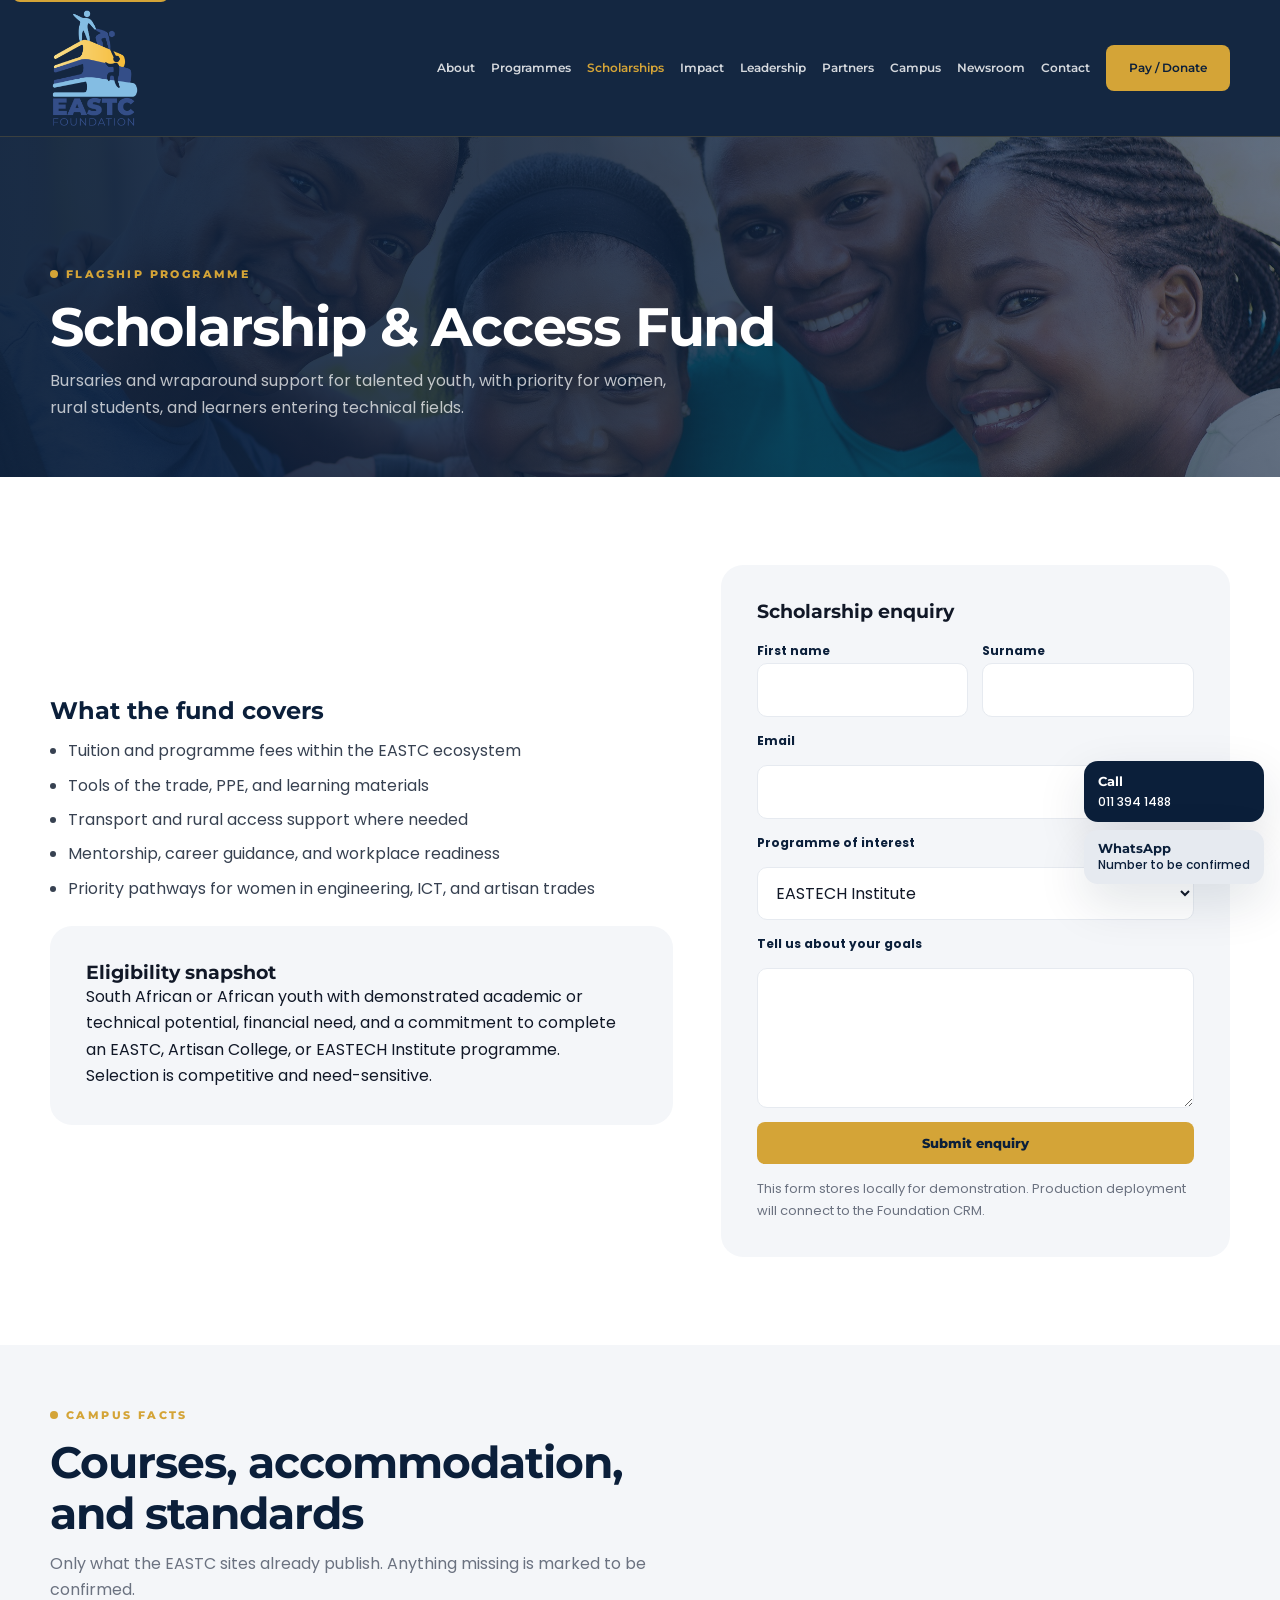
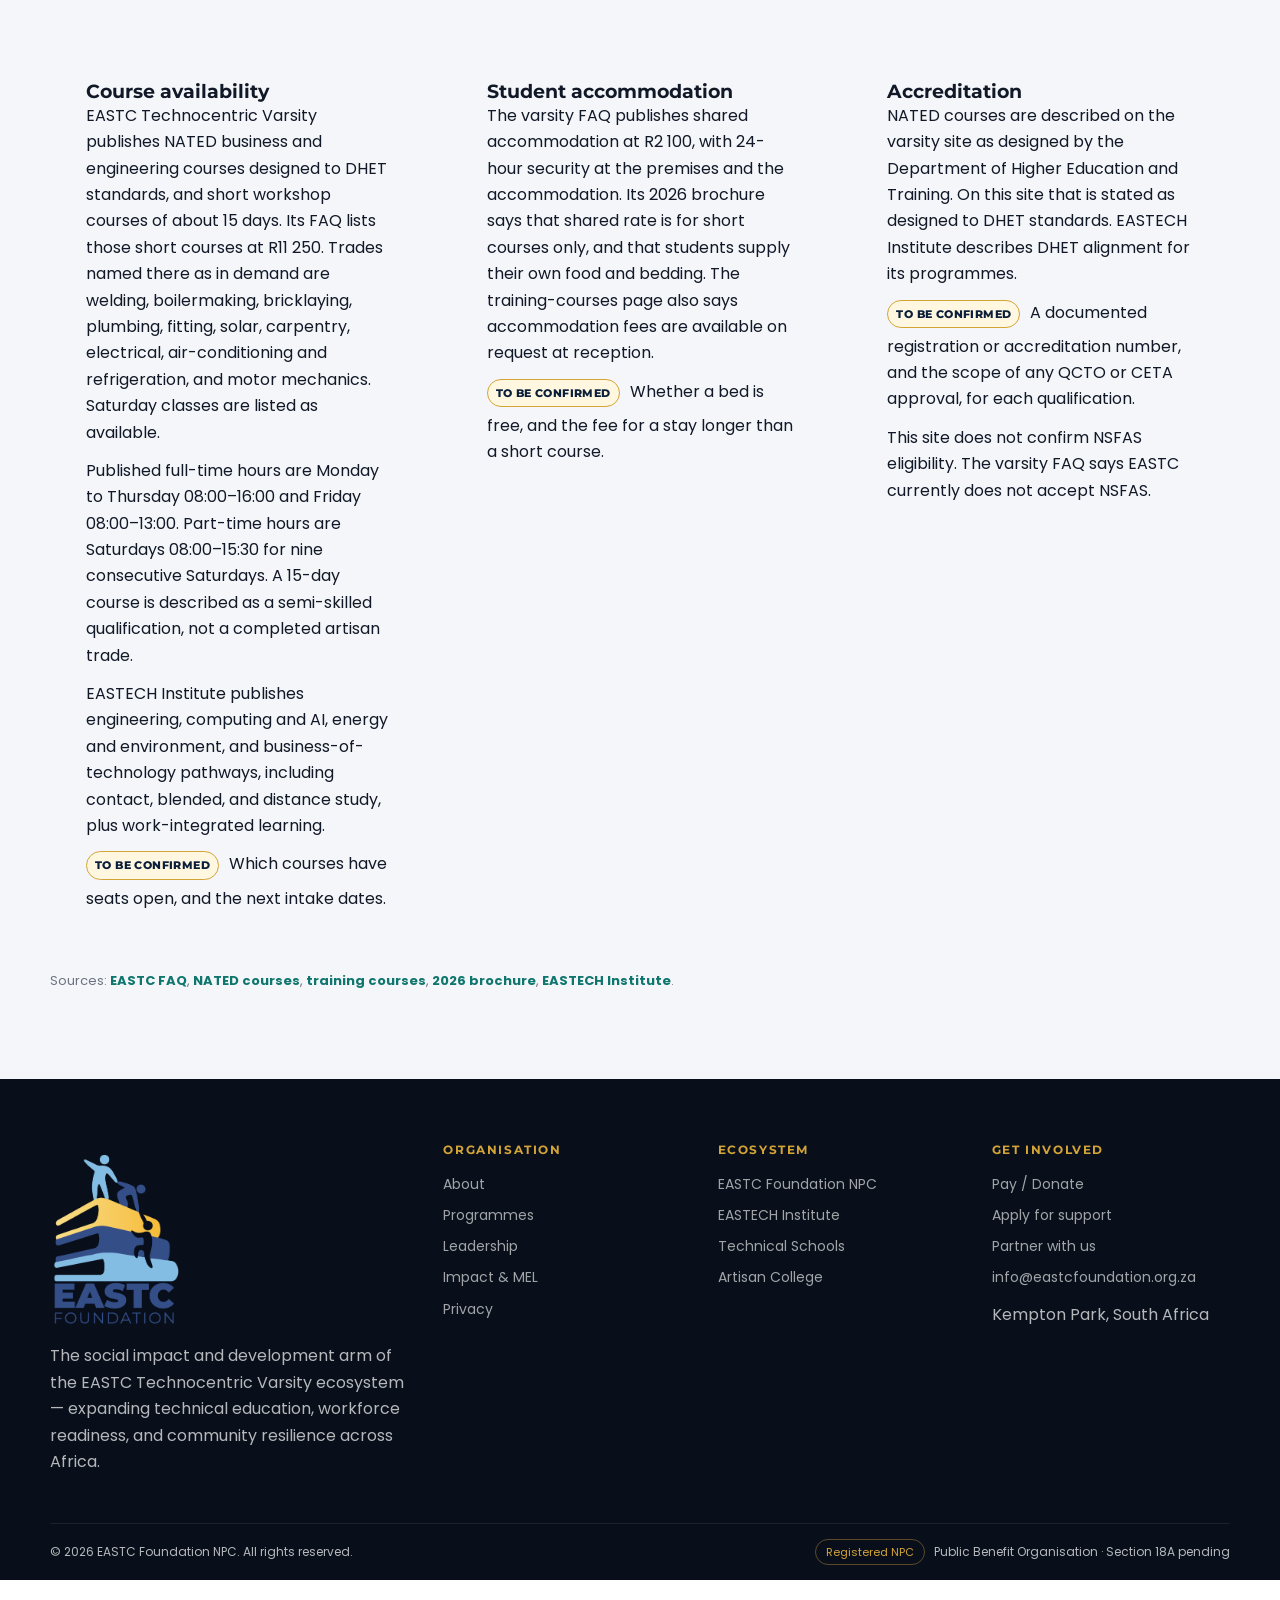
<file: scholarships.html>
<!DOCTYPE html>
<html lang="en">
<head>
<meta charset="UTF-8">
<meta name="viewport" content="width=device-width, initial-scale=1.0">
<title>Scholarships | EASTC Foundation NPC</title>
<meta name="description" content="Apply for EASTC Foundation scholarships and access support.">
<link rel="preconnect" href="https://fonts.googleapis.com">
<link rel="preconnect" href="https://fonts.gstatic.com" crossorigin>
<link href="https://fonts.googleapis.com/css2?family=Montserrat:wght@500;600;700;800;900&family=Poppins:wght@400;500;600;700&display=swap" rel="stylesheet">
<link rel="icon" href="assets/img/favicon.ico" sizes="any">
<link rel="icon" type="image/png" sizes="32x32" href="assets/img/favicon-32.png">
<link rel="icon" type="image/png" sizes="180x180" href="assets/img/favicon-180.png">
<link rel="icon" type="image/png" sizes="192x192" href="assets/img/favicon-192.png">
<link rel="icon" type="image/png" sizes="512x512" href="assets/img/favicon-512.png">
<link rel="apple-touch-icon" href="assets/img/apple-touch-icon.png">
<meta property="og:image" content="https://eastechfoundation.co.za/assets/img/og-image.png">
<meta property="og:image:width" content="1200">
<meta property="og:image:height" content="630">
<meta property="og:image:alt" content="EASTC Foundation">
<meta name="twitter:card" content="summary_large_image">
<meta name="twitter:image" content="https://eastechfoundation.co.za/assets/img/og-image.png">
<link rel="stylesheet" href="assets/css/site.css">
</head>
<body class="foundation">
<a class="skip" href="#main">Skip to content</a>


<header class="nav">
  <div class="wrap nav-inner">
    <a class="brand" href="index.html">
      <img class="brand-logo" src="assets/img/eastc-foundation-logo.png" srcset="assets/img/eastc-foundation-logo.png 1x, assets/img/eastc-foundation-logo@3x.png 3x" width="683" height="916" alt="EASTC Foundation">
    </a>
    <button class="menu-btn" aria-label="Menu">☰</button>
    <nav class="nav-links">
      <a href="about.html">About</a>
      <a href="programs.html">Programmes</a>
      <a href="scholarships.html">Scholarships</a>
      <a href="impact.html">Impact</a>
      <a href="leadership.html">Leadership</a>
      <a href="partners.html">Partners</a>
      <a href="campus.html">Campus</a>
      <a href="newsroom.html">Newsroom</a>
      <a href="contact.html">Contact</a>
      <a class="btn btn-gold" href="pay.html">Pay / Donate</a>
    </nav>
  </div>
</header>

<main id="main">
<section class="page-hero media"><div class="hero-bg" style="background-image:url('assets/img/eastc/workshop-students.jpg')"></div>
<div class="wrap" style="position:relative;z-index:1"><div class="eyebrow">Flagship programme</div><h1>Scholarship &amp; Access Fund</h1><p>Bursaries and wraparound support for talented youth, with priority for women, rural students, and learners entering technical fields.</p></div></section>
<section>
  <div class="wrap grid-2">
    <div>
      <h2 style="color:var(--navy);margin-bottom:14px">What the fund covers</h2>
      <ul style="color:var(--body);padding-left:18px;display:grid;gap:8px">
        <li>Tuition and programme fees within the EASTC ecosystem</li>
        <li>Tools of the trade, PPE, and learning materials</li>
        <li>Transport and rural access support where needed</li>
        <li>Mentorship, career guidance, and workplace readiness</li>
        <li>Priority pathways for women in engineering, ICT, and artisan trades</li>
      </ul>
      <div class="panel" style="margin-top:24px">
        <h3>Eligibility snapshot</h3>
        <p>South African or African youth with demonstrated academic or technical potential, financial need, and a commitment to complete an EASTC, Artisan College, or EASTECH Institute programme. Selection is competitive and need-sensitive.</p>
      </div>
    </div>
    <form class="panel" data-demo>
      <h3>Scholarship enquiry</h3>
      <div class="form-row"><div><label for="field-1">First name</label><input id="field-1" required name="first"></div><div><label for="field-2">Surname</label><input id="field-2" required name="last"></div></div>
      <label for="field-3">Email</label><input id="field-3" type="email" required autocomplete="email">
      <label for="field-4">Programme of interest</label>
      <select id="field-4"><option>EASTECH Institute</option><option>EASTC Artisan College</option><option>EASTC Technical Schools</option><option>Workforce / short course</option></select>
      <label for="field-5">Tell us about your goals</label><textarea id="field-5"></textarea>
      <button class="btn btn-gold" type="submit">Submit enquiry</button>
      <p class="success">Thank you. The scholarships team will respond to this enquiry.</p>
      <p class="note">This form stores locally for demonstration. Production deployment will connect to the Foundation CRM.</p>
    </form>
  </div>
</section>

</main>
<footer>
  <div class="wrap foot-grid">
    <div>
      <a class="brand" href="index.html" style="margin-bottom:16px;display:inline-flex">
        <img class="brand-logo" src="assets/img/eastc-foundation-logo.png" srcset="assets/img/eastc-foundation-logo.png 1x, assets/img/eastc-foundation-logo@3x.png 3x" width="683" height="916" alt="EASTC Foundation">
      </a>
      <p>The social impact and development arm of the EASTC Technocentric Varsity ecosystem — expanding technical education, workforce readiness, and community resilience across Africa.</p>
    </div>
    <div>
      <h4>Organisation</h4>
      <a href="about.html">About</a>
      <a href="programs.html">Programmes</a>
      <a href="leadership.html">Leadership</a>
      <a href="impact.html">Impact &amp; MEL</a>
      <a href="privacy.html">Privacy</a>
    </div>
    <div>
      <h4>Ecosystem</h4>
      <a href="index.html">EASTC Foundation NPC</a>
      <a href="https://eastech-institute.co.za/">EASTECH Institute</a>
      <a href="partners.html">Technical Schools</a>
      <a href="partners.html">Artisan College</a>
    </div>
    <div>
      <h4>Get involved</h4>
      <a href="pay.html">Pay / Donate</a>
      <a href="apply.html">Apply for support</a>
      <a href="partners.html">Partner with us</a>
      <a href="mailto:info@eastcfoundation.org.za">info@eastcfoundation.org.za</a>
      <p style="margin-top:12px">Kempton Park, South Africa</p>
    </div>
  </div>
  <div class="wrap legal">
    <div>&copy; <span data-year></span> EASTC Foundation NPC. All rights reserved.</div>
    <div><span class="badge">Registered NPC</span> &nbsp; Public Benefit Organisation · Section 18A pending</div>
  </div>
</footer>

<script src="assets/js/site-config.js"></script>
<script src="assets/js/site.js"></script>
</body>
</html>
</file>
<file: assets/css/site.css>
:root {
  --navy: #0B1F3A;
  --navy-mid: #123056;
  --navy-light: #1A3A5C;
  --gold: #D4A437;
  --gold-light: #E8BC5A;
  --teal: #0F766E;
  --teal-bright: #14B8A6;
  --gray: #F4F6F9;
  --gray-mid: #E6EAF0;
  --charcoal: #111827;
  --body: #374151;
  --muted: #6B7280;
  --white: #fff;
  --shadow: 0 18px 50px rgba(11, 31, 58, 0.12);
  --radius: 16px;
  --max: 1180px;
}
*, *::before, *::after { box-sizing: border-box; margin: 0; padding: 0; }
html { scroll-behavior: smooth; }
body {
  font-family: "Poppins", sans-serif;
  color: var(--charcoal);
  background: var(--white);
  line-height: 1.65;
  overflow-x: hidden;
  padding-bottom: 96px;
}
img { max-width: 100%; display: block; }
a { color: inherit; text-decoration: none; }
h1, h2, h3, h4 { font-family: "Montserrat", sans-serif; line-height: 1.15; }
.wrap { width: min(var(--max), calc(100% - 48px)); margin: 0 auto; }
.eyebrow {
  display: inline-flex; align-items: center; gap: 8px;
  font-family: "Montserrat", sans-serif;
  font-size: 11px; font-weight: 800; letter-spacing: 2.4px; text-transform: uppercase;
  color: var(--gold);
}
.eyebrow::before { content: ""; width: 8px; height: 8px; border-radius: 50%; background: currentColor; }

/* NAV */
.skip {
  position: absolute; left: 12px; top: -40px; z-index: 80;
  background: var(--gold); color: var(--navy); padding: 8px 12px; border-radius: 8px; font-weight: 800;
}
.skip:focus { top: 12px; }
.nav {
  position: sticky; top: 0; z-index: 50;
  background: rgba(11, 31, 58, 0.96);
  backdrop-filter: blur(16px);
  border-bottom: 1px solid rgba(212, 164, 55, 0.2);
}
.nav-inner { display: flex; align-items: center; justify-content: space-between; min-height: 136px; gap: 24px; }
.brand { display: flex; align-items: center; gap: 12px; color: #fff; flex: 0 0 auto; }
.brand-logo { display: block; height: 120px; width: auto; max-width: none; max-height: 120px; object-fit: contain; }
footer .brand-logo { height: 176px; max-height: 176px; }
.mark {
  width: 44px; height: 44px; border-radius: 10px; background: var(--gold);
  color: var(--navy); font-family: "Montserrat", sans-serif; font-weight: 900;
  display: grid; place-items: center; letter-spacing: -0.5px;
}
.brand strong { display: block; font-size: 14px; letter-spacing: 0.2px; }
.brand span { display: block; font-size: 10px; color: var(--gold); letter-spacing: 1.8px; text-transform: uppercase; font-weight: 600; }
.nav-links { display: flex; align-items: center; gap: 16px; }
.nav-links a { color: rgba(255,255,255,.82); font-family: "Montserrat", sans-serif; font-size: 12px; font-weight: 600; }
.nav-links a:hover, .nav-links a.active { color: var(--gold); }
.nav-links a.btn-gold { color: var(--navy); }
.nav-links a.btn-gold:hover, .nav-links a.btn-gold.active { color: var(--navy); background: var(--gold-light); }
.btn {
  display: inline-flex; align-items: center; justify-content: center; gap: 8px;
  padding: 12px 22px; border-radius: 8px; font-family: "Montserrat", sans-serif;
  font-size: 13px; font-weight: 800; border: 1.5px solid transparent; cursor: pointer;
  transition: .2s transform, .2s background, .2s color;
}
.btn:hover { transform: translateY(-1px); }
.btn-gold { background: var(--gold); color: var(--navy); }
.btn-gold:hover { background: var(--gold-light); }
.btn-ghost { background: transparent; color: #fff; border-color: rgba(255,255,255,.28); }
.btn-navy { background: var(--navy); color: #fff; }
.btn-teal { background: var(--teal); color: #fff; }
.btn-outline { background: transparent; color: var(--navy); border-color: rgba(11,31,58,.2); }
.menu-btn { display: none; background: none; border: 0; color: #fff; font-size: 26px; cursor: pointer; }

/* HERO */
.hero {
  position: relative; min-height: 86vh; display: grid; align-items: center;
  background: var(--navy); color: #fff; overflow: hidden;
  padding: 72px 0 88px;
}
.hero-bg {
  position: absolute; inset: 0;
  background-size: cover; background-position: center 40%;
  opacity: .42; transform: scale(1.04);
}
.hero::after {
  content: ""; position: absolute; inset: 0;
  background: linear-gradient(90deg, rgba(11,31,58,.94) 0%, rgba(11,31,58,.72) 52%, rgba(11,31,58,.35) 100%);
}
.hero-content { position: relative; z-index: 1; max-width: 760px; }
.hero h1 { font-size: clamp(38px, 6vw, 68px); letter-spacing: -1.8px; margin: 18px 0 18px; }
.hero h1 em { font-style: normal; color: var(--gold); }
.hero p { font-size: 17px; color: rgba(255,255,255,.74); max-width: 620px; }
.hero-actions { display: flex; flex-wrap: wrap; gap: 12px; margin: 32px 0 40px; }
.stats { display: grid; grid-template-columns: repeat(4, 1fr); gap: 18px; }
.stat { border-left: 2px solid var(--gold); padding-left: 14px; }
.stat b { display: block; font-family: "Montserrat", sans-serif; font-size: 28px; color: var(--gold); }
.stat span { font-size: 12px; color: rgba(255,255,255,.62); }

/* SECTIONS */
section { padding: 88px 0; }
.section-head { max-width: 640px; margin-bottom: 42px; }
.section-head h2 { font-size: clamp(28px, 4vw, 44px); color: var(--navy); letter-spacing: -1px; margin: 10px 0 12px; }
.section-head p { color: var(--muted); }
.grid-2 { display: grid; grid-template-columns: 1.1fr .9fr; gap: 48px; align-items: center; }
.grid-3 { display: grid; grid-template-columns: repeat(3, 1fr); gap: 22px; }
.grid-4 { display: grid; grid-template-columns: repeat(4, 1fr); gap: 18px; }
.card {
  background: #fff; border: 1px solid var(--gray-mid); border-radius: var(--radius);
  overflow: hidden; box-shadow: 0 1px 0 rgba(11,31,58,.03);
  transition: .25s transform, .25s box-shadow;
}
.card:hover { transform: translateY(-4px); box-shadow: var(--shadow); }
.card img { width: 100%; height: 190px; object-fit: cover; }
.card-body { padding: 22px; }
.card h3 { font-size: 18px; color: var(--navy); margin-bottom: 8px; }
.card p { color: var(--muted); font-size: 14px; }
.tag {
  display: inline-block; margin: 0 6px 6px 0; padding: 5px 10px; border-radius: 999px;
  background: rgba(15,118,110,.08); color: var(--teal); font-size: 11px; font-weight: 700;
}
.panel { background: var(--gray); border-radius: 22px; padding: 36px; }
.photo { border-radius: 22px; width: 100%; height: 420px; object-fit: cover; box-shadow: var(--shadow); }
.gallery { display: grid; grid-template-columns: repeat(3, 1fr); gap: 14px; }
.gallery img { width: 100%; height: 220px; object-fit: cover; border-radius: 14px; }
.gallery.tight img { height: 180px; }
@media (max-width: 980px) { .gallery { grid-template-columns: 1fr 1fr; } }
.values { display: flex; flex-wrap: wrap; gap: 8px; }
.chip { padding: 8px 14px; border-radius: 999px; background: var(--navy); color: #fff; font-size: 12px; font-weight: 700; }

/* PAGE HERO */
.page-hero {
  background: var(--navy); color: #fff; padding: 72px 0 56px;
  position: relative; overflow: hidden;
}
.page-hero.media { min-height: 340px; display: grid; align-items: end; }
.page-hero.media .hero-bg { opacity: .5; }
.page-hero.media::after {
  content: ""; position: absolute; inset: 0;
  background: linear-gradient(90deg, rgba(11,31,58,.88) 0%, rgba(11,31,58,.55) 70%, rgba(11,31,58,.28) 100%);
}
.page-hero .wrap { position: relative; z-index: 1; }
.page-hero h1 { font-size: clamp(32px, 5vw, 54px); letter-spacing: -1.2px; margin: 10px 0 10px; }
.page-hero p { color: rgba(255,255,255,.72); max-width: 640px; }

/* FORMS */
form { display: grid; gap: 14px; }
label { font-size: 12px; font-weight: 700; color: var(--navy); }
input, select, textarea {
  width: 100%; padding: 13px 14px; border: 1px solid var(--gray-mid); border-radius: 10px;
  font: inherit; background: #fff; color: var(--charcoal);
}
textarea { min-height: 140px; resize: vertical; }
.form-row { display: grid; grid-template-columns: 1fr 1fr; gap: 14px; }
.note { font-size: 13px; color: var(--muted); }
.success { display: none; background: #ecfdf5; color: #065f46; padding: 14px 16px; border-radius: 10px; font-weight: 600; }
.success.show { display: block; }

/* TABLE */
.table-wrap { overflow-x: auto; -webkit-overflow-scrolling: touch; }
table { width: 100%; border-collapse: collapse; background: #fff; border-radius: 14px; overflow: hidden; min-width: 640px; }
th, td { text-align: left; padding: 14px 16px; border-bottom: 1px solid var(--gray-mid); font-size: 14px; }
th { background: var(--navy); color: #fff; font-family: "Montserrat", sans-serif; font-size: 12px; letter-spacing: .6px; }
td strong { color: var(--navy); }

/* FOOTER */
footer { background: #080f1a; color: rgba(255,255,255,.7); padding: 64px 0 0; }
.foot-grid { display: grid; grid-template-columns: 1.5fr 1fr 1fr 1fr; gap: 36px; padding-bottom: 48px; }
footer h4 { color: var(--gold); font-size: 12px; letter-spacing: 1.6px; text-transform: uppercase; margin-bottom: 16px; }
footer a { display: block; color: rgba(255,255,255,.62); margin: 8px 0; font-size: 14px; }
footer a:hover { color: var(--gold); }
.legal { border-top: 1px solid rgba(255,255,255,.08); padding: 18px 0; display: flex; justify-content: space-between; gap: 12px; flex-wrap: wrap; font-size: 12px; }
.badge { border: 1px solid rgba(212,164,55,.4); color: var(--gold); padding: 4px 10px; border-radius: 999px; font-size: 11px; }

/* INSTITUTE TWEAKS */
body.institute { --gold: #C9A227; --teal: #155E75; }
body.institute .mark { background: #fff; color: var(--navy); border: 2px solid var(--gold); }

a:focus-visible, button:focus-visible, input:focus-visible, select:focus-visible, textarea:focus-visible {
  outline: 3px solid var(--gold); outline-offset: 3px;
}
.lightbox {
  display: none; position: fixed; inset: 0; z-index: 100; background: rgba(8,15,26,.92);
  align-items: center; justify-content: center; padding: 24px;
}
.lightbox.open { display: flex; }
.lightbox img { max-width: min(1200px, 100%); max-height: 90vh; border-radius: 12px; }
.lightbox button {
  position: absolute; top: 16px; right: 18px; background: none; border: 0; color: #fff; font-size: 32px; cursor: pointer;
}
@media (max-width: 1200px) {
  .menu-btn { display: block; }
  .nav-links {
    display: none; position: absolute; left: 0; right: 0; top: 100%;
    background: var(--navy); flex-direction: column; padding: 18px 24px 28px; align-items: flex-start;
    border-bottom: 1px solid rgba(212,164,55,.2);
  }
  .nav-links.open { display: flex; }
}
@media (max-width: 980px) {
  .grid-2, .grid-3, .grid-4, .stats, .foot-grid, .form-row { grid-template-columns: 1fr; }
  .photo { height: 280px; }
  .gallery { grid-template-columns: 1fr; }
}
@media (prefers-reduced-motion: reduce) {
  html { scroll-behavior: auto; }
  *, *::before, *::after { transition: none !important; }
}

section.facts-band { padding: 56px 0 88px; background: var(--gray); }
.facts-band .panel p + p { margin-top: 12px; }
.fact-sources { margin-top: 22px; }
.fact-sources a { color: var(--teal); font-weight: 700; }
.placeholder-tag {
  display: inline-block; margin: 0 6px 6px 0; padding: 4px 8px; border-radius: 999px;
  background: #fff7e0; color: var(--navy); border: 1px solid var(--gold);
  font-family: "Montserrat", sans-serif; font-size: 11px; font-weight: 800;
  letter-spacing: .4px; text-transform: uppercase;
}
.test-banner {
  background: #fff7e0; color: var(--navy); border: 2px solid var(--gold);
  border-radius: 12px; padding: 12px 14px; font-weight: 700;
}
.leader-photo {
  width: 100%; aspect-ratio: 4 / 5; object-fit: cover; background: var(--navy);
}
.directory-office { margin-bottom: 22px; }
.directory-grid { margin-top: 8px; }
a, button, input, select, textarea { scroll-margin-bottom: 120px; }
.quick-contact {
  position: fixed; right: 16px; bottom: 16px; z-index: 40;
  display: flex; flex-direction: column; gap: 8px;
}
.quick-btn {
  display: flex; flex-direction: column; align-items: flex-start; min-width: 148px;
  padding: 10px 14px; border-radius: 14px; border: 0; cursor: pointer;
  font-family: "Montserrat", sans-serif; box-shadow: var(--shadow); text-align: left;
}
.quick-btn strong { font-size: 13px; }
.quick-btn span { font-family: "Poppins", sans-serif; font-size: 12px; font-weight: 500; }
.quick-call { background: var(--navy); color: #fff; }
.quick-wa { background: var(--teal); color: #fff; }
.quick-wa[aria-disabled="true"] { background: var(--gray-mid); color: var(--navy); cursor: not-allowed; }
.funding-list { display: grid; gap: 10px; margin-top: 14px; }
.funding-list a {
  display: block; padding: 12px 14px; border-radius: 12px; background: #fff;
  border: 1px solid var(--gray-mid); color: var(--navy); font-weight: 700;
}
.funding-list a:hover { border-color: var(--gold); }
@media (max-width: 980px) {
  .quick-contact { left: 16px; right: 16px; flex-direction: row; }
  .quick-btn { flex: 1; min-width: 0; }
}
</file>
<file: shared/3d.css>
:root { --navy: #0B1F3A; --gold: #D4A437; --teal: #0F766E; }
.scene-root { perspective: 1600px; perspective-origin: 50% 42%; }
.scroll-pin { position: relative; height: 380vh; background: #070d18; }
.scroll-pin .sticky {
  position: sticky; top: 0; height: 100vh; overflow: hidden;
  display: grid; place-items: center;
}
.world {
  position: absolute; inset: 0;
  transform-style: preserve-3d;
  will-change: transform;
}
.layer {
  position: absolute; inset: -8%;
  background-size: cover; background-position: center;
  transform: translateZ(var(--z, 0px)) scale(1.08);
  filter: saturate(1.05) contrast(1.05);
}
.layer::after {
  content: ""; position: absolute; inset: 0;
  background: linear-gradient(90deg, rgba(7,13,24,.88), rgba(7,13,24,.35) 55%, rgba(7,13,24,.2));
}
.vignette {
  position: absolute; inset: 0; pointer-events: none;
  background: radial-gradient(ellipse at center, transparent 40%, rgba(0,0,0,.45) 100%);
  z-index: 4;
}
.hud {
  position: relative; z-index: 6; width: min(1100px, calc(100% - 48px));
  color: #fff; transform-style: preserve-3d;
}
.progress-rail {
  position: absolute; right: 22px; top: 50%; transform: translateY(-50%);
  width: 3px; height: 42vh; background: rgba(255,255,255,.12); z-index: 8; border-radius: 99px;
}
.progress-rail span {
  display: block; width: 100%; height: 0%; background: var(--gold); border-radius: 99px;
}
.entity-stack { display: grid; gap: 18px; margin-top: 28px; }
.entity-card {
  display: grid; grid-template-columns: 140px 1fr auto; gap: 18px; align-items: center;
  padding: 18px; border-radius: 18px;
  background: rgba(255,255,255,.06); border: 1px solid rgba(212,164,55,.28);
  backdrop-filter: blur(16px);
  transform: translateZ(40px);
  text-decoration: none; color: #fff;
  transition: transform .35s, background .35s, border-color .35s;
}
.entity-card:hover { transform: translateZ(80px) translateY(-4px); background: rgba(212,164,55,.14); border-color: var(--gold); }
.entity-card img { width: 140px; height: 88px; object-fit: cover; border-radius: 12px; }
.entity-card h3 { font-family: Montserrat, sans-serif; margin: 0 0 4px; font-size: 20px; }
.entity-card p { margin: 0; color: rgba(255,255,255,.7); font-size: 14px; }
.scene-copy { max-width: 720px; }
.scene-copy h1 { font-size: clamp(40px, 7vw, 78px); letter-spacing: -2px; line-height: 1.02; margin: 12px 0 16px; }
.scene-copy h1 em { color: var(--gold); font-style: normal; }
.caption {
  position: absolute; left: 6%; bottom: 28px; z-index: 7;
  font-size: 12px; letter-spacing: 2px; text-transform: uppercase; color: rgba(255,255,255,.55);
}
.reveal-3d {
  opacity: 0; transform: translateY(48px) rotateX(14deg);
  transform-origin: 50% 100%;
  transition: opacity .8s ease, transform .8s cubic-bezier(.2,.7,.2,1);
}
.reveal-3d.in { opacity: 1; transform: none; }
.ken {
  animation: ken 22s ease-in-out infinite alternate;
}
@keyframes ken {
  from { transform: translateZ(-80px) scale(1.08); }
  to { transform: translateZ(-40px) scale(1.16) translate3d(-2%, -1%, 0); }
}
.ticker {
  overflow: hidden; border-top: 1px solid rgba(212,164,55,.2); border-bottom: 1px solid rgba(212,164,55,.2);
  background: #0B1F3A; color: #fff;
}
.ticker-track {
  display: flex; gap: 48px; width: max-content;
  animation: tick 28s linear infinite;
  padding: 14px 0; font-family: Montserrat, sans-serif; font-size: 12px; letter-spacing: 2px; text-transform: uppercase;
}
@keyframes tick { from { transform: translateX(0); } to { transform: translateX(-50%); } }
.photo-stack { position: relative; height: 460px; transform-style: preserve-3d; }
.photo-stack img {
  position: absolute; inset: 0; width: 100%; height: 100%; object-fit: cover; border-radius: 22px;
  box-shadow: 0 30px 80px rgba(0,0,0,.35);
}
.photo-stack img:nth-child(1) { transform: translateZ(0) rotateY(-8deg) translateX(-6%); }
.photo-stack img:nth-child(2) { transform: translateZ(40px) rotateY(4deg); }
.photo-stack img:nth-child(3) { transform: translateZ(90px) rotateY(10deg) translateX(10%) scale(.92); }
.fullbleed {
  height: 70vh; background-size: cover; background-position: center;
  position: relative; display: grid; align-items: end;
}
.fullbleed::after { content:""; position:absolute; inset:0; background: linear-gradient(transparent, rgba(7,13,24,.85)); }
.fullbleed .wrap { position: relative; z-index: 1; color: #fff; padding-bottom: 48px; }
@media (max-width: 800px) {
  .entity-card { grid-template-columns: 1fr; }
  .entity-card img { width: 100%; height: 140px; }
  .photo-stack { height: 280px; }
  .progress-rail { display: none; }
}
@media (prefers-reduced-motion: reduce) {
  .ken, .ticker-track { animation: none; }
  .reveal-3d { opacity: 1; transform: none; }
}
</file>
